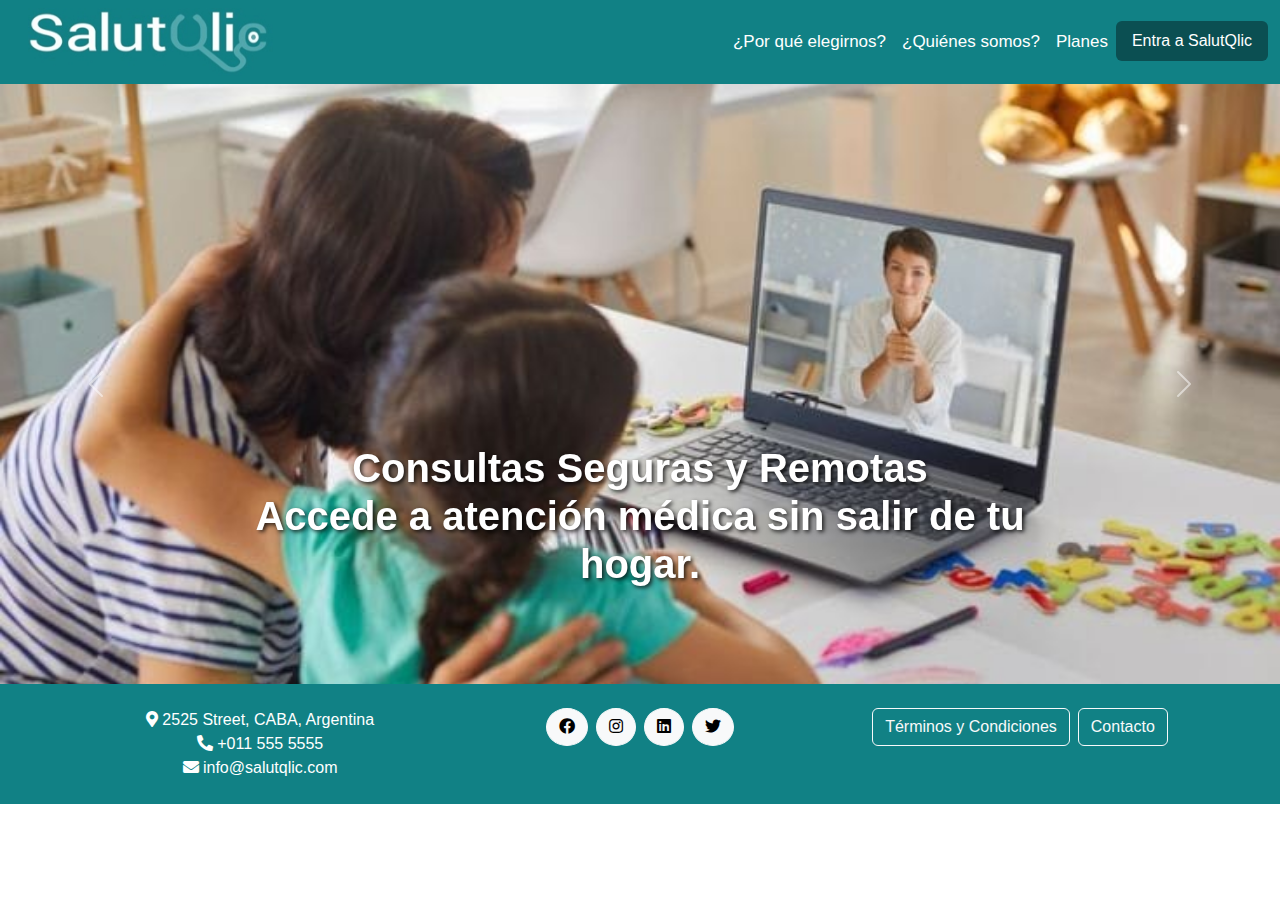
<file: Front/index.html>
<!DOCTYPE html>
<html data-bs-theme="light" lang="es" data-bss-forced-theme="light">

<head>
    <meta charset="utf-8">
    <meta name="viewport" content="width=device-width, initial-scale=1.0, shrink-to-fit=no">
    <title>proyecto</title>
    <link rel="stylesheet" href="assets/bootstrap/css/bootstrap.min.css">
    <link rel="stylesheet" href="assets/fonts/fontawesome-all.min.css">
    <link rel="stylesheet" href="https://cdn.jsdelivr.net/npm/bootstrap@5.3.0-alpha1/dist/css/bootstrap.min.css">
    <link rel="stylesheet" href="assets/css/styles.min.css">
</head>

<body>
    <nav class="navbar navbar-expand-lg" style="background-color:#118185;">
        <div class="container-fluid"><a class="navbar-brand text-white" href="#"></a><img src="assets/img/logo.jpg" width="245" height="68"><button data-bs-toggle="collapse" data-bs-target="#navbarNav" class="navbar-toggler" type="button" aria-controls="navbarNav" aria-expanded="false" aria-label="Toggle navigation"><span class="navbar-toggler-icon"></span></button>
            <div class="collapse navbar-collapse" id="navbarNav">
                <ul class="navbar-nav ms-auto">
                    <li class="nav-item"><a class="nav-link text-white" href="pqelegirnos.html">¿Por qué elegirnos?</a></li>
                    <li class="nav-item"><a class="nav-link text-white" href="quienessomos.html">¿Quiénes somos?</a></li>
                    <li class="nav-item"><a class="nav-link text-white" href="planes.html">Planes</a></li>
                    <li class="nav-item"><a class="btn btn-ingresar text-white" role="button" href="login-page.html">Entra a SalutQlic</a></li>
                </ul>
            </div>
        </div>
    </nav>
    <div id="carouselExample" class="carousel slide" data-bs-ride="carousel" style="height:calc(100vh - 160px);max-height:600px;">
        <div class="carousel-inner h-100">
            <div class="carousel-item active h-100"><img class="d-block w-100 h-100" src="assets/img/imagen1.jpg" alt="Imagen 1" style="object-fit:cover;">
                <div class="d-none d-md-block carousel-caption">
                    <h1 class="text-white"><strong>Consultas Seguras y Remotas</strong><br><strong>Accede a atención médica sin salir de tu hogar.</strong><br><br></h1>
                </div>
            </div>
            <div class="carousel-item h-100"><img class="d-block w-100 h-100" src="assets/img/imagen2.jpg" alt="Imagen 2" style="object-fit:cover;">
                <div class="d-none d-md-block carousel-caption">
                    <h1 class="text-white"><strong>Seguimiento de Enfermedades Crónicas</strong><br><strong>Monitorea tu salud con facilidad y sin traslados.</strong><br><br></h1>
                </div>
            </div>
            <div class="carousel-item h-100"><img class="d-block w-100 h-100" src="assets/img/imagen3.jpg" alt="Imagen 3" style="object-fit:cover;">
                <div class="d-none d-md-block carousel-caption">
                    <h1 class="text-white"><strong>Turnos Rápidos y Eficientes</strong><br><strong>Conecta con profesionales en solo minutos.</strong><br><br></h1>
                </div>
            </div>
        </div><a class="carousel-control-prev" href="#carouselExample" role="button" data-bs-slide="prev"><span class="carousel-control-prev-icon" aria-hidden="true"></span><span class="visually-hidden">Anterior</span></a><a class="carousel-control-next" href="#carouselExample" role="button" data-bs-slide="next"><span class="carousel-control-next-icon" aria-hidden="true"></span><span class="visually-hidden">Siguiente</span></a>
    </div>
    <footer class="text-center text-white py-4" style="background-color:#118185;">
        <div class="container">
            <div class="row">
                <div class="col-md-4">
                    <p class="mb-0"><i class="fas fa-map-marker-alt"></i> 2525 Street, CABA, Argentina</p>
                    <p class="mb-0"><i class="fas fa-phone-alt"></i> +011 555 5555</p>
                    <p class="mb-0"><i class="fas fa-envelope"></i> info@salutqlic.com</p>
                </div>
                <div class="col-md-4"><a class="btn btn-light rounded-circle mx-1" role="button" href="#"><i class="fab fa-facebook"></i></a><a class="btn btn-light rounded-circle mx-1" role="button" href="#"><i class="fab fa-instagram"></i></a><a class="btn btn-light rounded-circle mx-1" role="button" href="#"><i class="fab fa-linkedin"></i></a><a class="btn btn-light rounded-circle mx-1" role="button" href="#"><i class="fab fa-twitter"></i></a></div>
                <div class="col-md-4"><a class="btn btn-outline-light mx-1" role="button" href="#">Términos y Condiciones</a><a class="btn btn-outline-light mx-1" role="button" href="#">Contacto</a></div>
            </div>
        </div>
    </footer>
    <script src="assets/bootstrap/js/bootstrap.min.js"></script>
    <script src="https://cdn.jsdelivr.net/npm/bootstrap@5.3.0-alpha1/dist/js/bootstrap.bundle.min.js"></script>
    <script src="assets/js/script.min.js"></script>
</body>

</html>
</file>
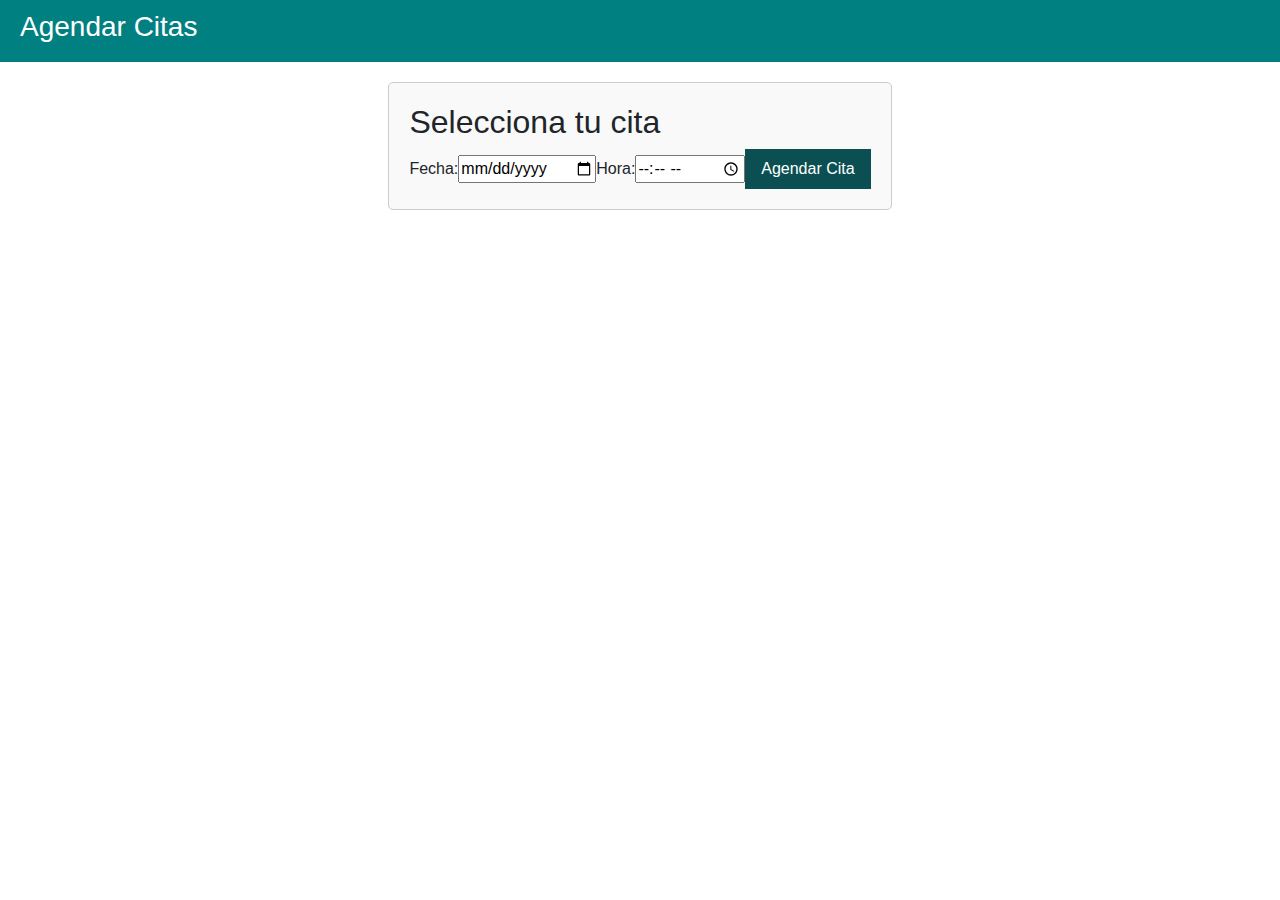
<file: Front/citas.html>
<!DOCTYPE html>
<html data-bs-theme="light" lang="es">

<head>
    <meta charset="utf-8">
    <meta name="viewport" content="width=device-width, initial-scale=1.0, shrink-to-fit=no">
    <title>Agendar Citas</title>
    <link rel="stylesheet" href="assets/bootstrap/css/bootstrap.min.css">
    <link rel="stylesheet" href="https://cdn.jsdelivr.net/npm/bootstrap@5.3.0-alpha1/dist/css/bootstrap.min.css">
    <link rel="stylesheet" href="assets/css/styles.min.css">
</head>

<body>
    <header class="header">
        <h3>Agendar Citas</h3>
    </header>
    <main class="main-container">
        <div class="form-container">
            <h2>Selecciona tu cita</h2>
            <form id="appointmentForm"><label class="form-label" for="date">Fecha:</label><input type="date" id="date" required=""><label class="form-label" for="time">Hora:</label><input type="time" id="time" required=""><button type="submit" class="btn-ingresar">Agendar Cita</button></form>
            <div id="confirmationMessage"></div>
        </div>
    </main>
    <script src="assets/bootstrap/js/bootstrap.min.js"></script>
    <script src="https://cdn.jsdelivr.net/npm/bootstrap@5.3.0-alpha1/dist/js/bootstrap.bundle.min.js"></script>
    <script src="assets/js/script.min.js"></script>
</body>

</html>
</file>
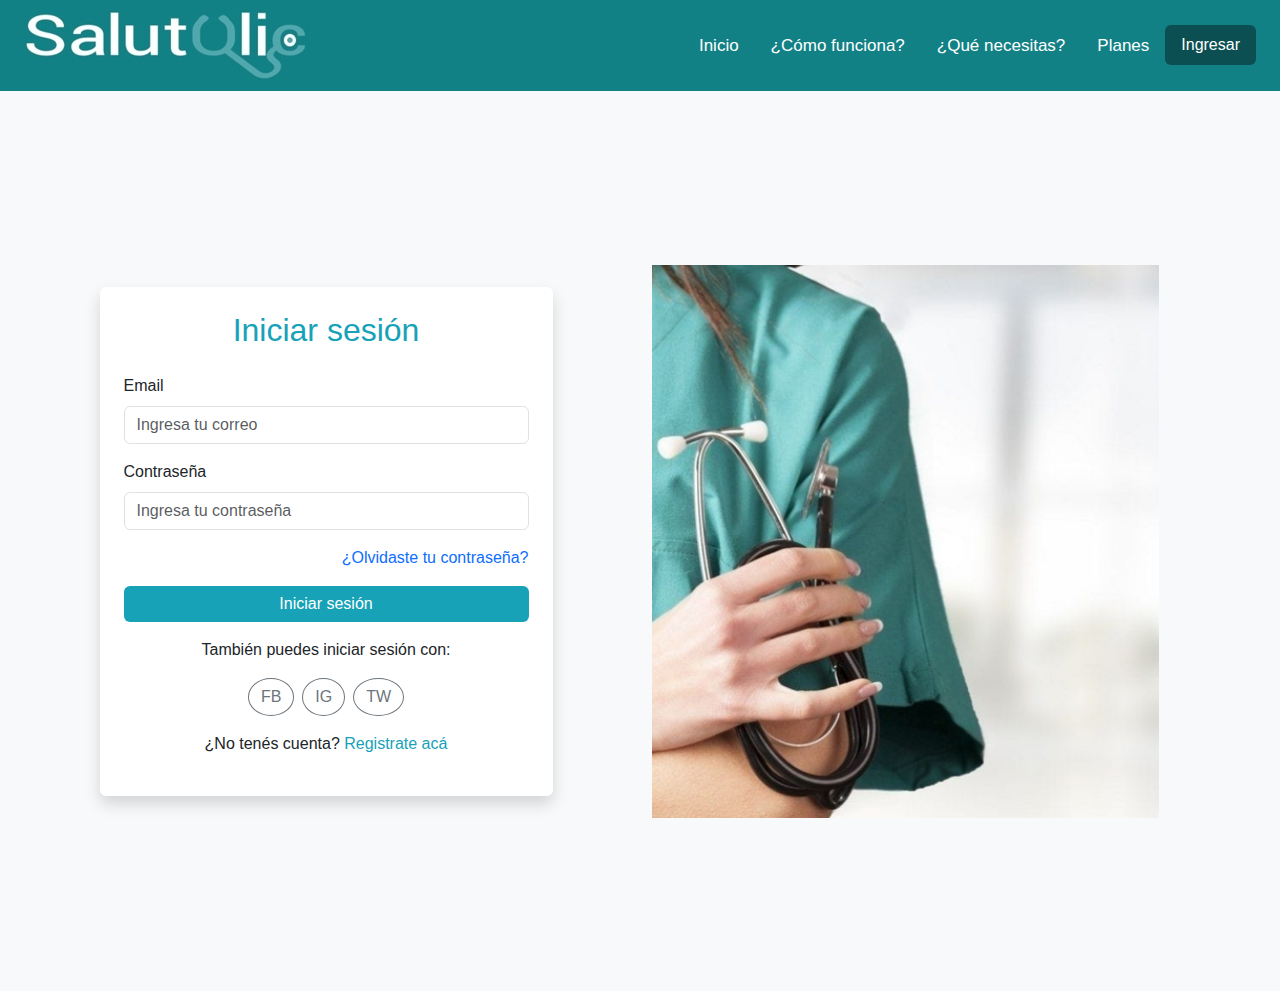
<file: Front/login-page.html>
<!DOCTYPE html>
<html data-bs-theme="light" lang="es" data-bss-forced-theme="light">

<head>
    <meta charset="utf-8">
    <meta name="viewport" content="width=device-width, initial-scale=1.0, shrink-to-fit=no">
    <title>Header Modificado</title>
    <link rel="stylesheet" href="assets/bootstrap/css/bootstrap.min.css">
    <link rel="stylesheet" href="https://cdn.jsdelivr.net/npm/bootstrap@5.3.0-alpha1/dist/css/bootstrap.min.css">
    <link rel="stylesheet" href="assets/css/styles.min.css">
</head>

<body>
    <nav class="navbar navbar-expand-lg navbar-custom px-4"><a class="navbar-brand" href="#"><img src="assets/img/logo.jpg" alt="Logo"></a><button class="navbar-toggler" data-bs-toggle="collapse" type="button" data-bs-target="#navbarNav" aria-controls="navbarNav" aria-expanded="false" aria-label="Toggle navigation"><span class="navbar-toggler-icon"></span></button>
        <div class="collapse navbar-collapse" id="navbarNav">
            <ul class="nav ms-auto">
                <li class="nav-item"><a class="nav-link" href="index.html">Inicio</a></li>
                <li class="nav-item"><a class="nav-link" href="como-funciona.html">¿Cómo funciona?</a></li>
                <li class="nav-item"><a class="nav-link" href="que-necesitas.html">¿Qué necesitas?</a></li>
                <li class="nav-item"><a class="nav-link" href="planes.html">Planes</a></li>
                <li class="nav-item"><a class="btn btn-ingresar text-white" role="button" href="login-page.html">Ingresar</a></li>
            </ul>
        </div>
    </nav>
    <div class="container-fluid bg-light d-flex justify-content-center align-items-center vh-100">
        <div class="row w-100">
            <div class="col-md-6 d-flex justify-content-center align-items-center">
                <form class="bg-white shadow w-75 p-4 rounded">
                    <h2 class="text-center text-teal mb-4">Iniciar sesión</h2>
                    <div class="mb-3"><label class="form-label form-label form-label form-label" for="email">Email</label><input class="form-control form-control form-control form-control" type="email" id="email" placeholder="Ingresa tu correo" required=""></div>
                    <div class="mb-3"><label class="form-label form-label form-label form-label" for="password">Contraseña</label><input class="form-control form-control form-control form-control" type="password" id="password" placeholder="Ingresa tu contraseña" required=""></div>
                    <div class="text-end mb-3"><a href="recuperar-contrasena.html" class="text-decoration-none">¿Olvidaste tu contraseña?</a></div><button class="btn btn-teal w-100 mb-3" type="button" id="loginButton">Iniciar sesión</button>
                    <p class="text-center">También puedes iniciar sesión con:</p>
                    <div class="d-flex justify-content-center gap-2">
                        <div class="btn btn-outline-secondary rounded-circle"><span>FB</span></div>
                        <div class="btn btn-outline-secondary rounded-circle"><span>IG</span></div>
                        <div class="btn btn-outline-secondary rounded-circle"><span>TW</span></div>
                    </div>
                    <div class="text-center mt-3">
                        <p>¿No tenés cuenta? <a href="registro.html" class="text-teal text-decoration-none">Registrate acá</a></p>
                    </div>
                </form>
            </div>
            <div class="col"><img src="assets/img/login.jpg" width="507" height="553"></div>
        </div>
    </div><script>
    document.getElementById('loginButton').addEventListener('click', async () => {
        const email = document.getElementById('email').value;
        const password = document.getElementById('password').value;

        // Validar credenciales específicas
        if (email === 'demo@demo' && password === 'demo') {
            // Redirigir a citas.html
            window.location.href = 'cita/citas.html';
            return; // Evitar seguir con el código
        }

        if (email === 'admin@com' && password === 'admin') {
            // Redirigir a administrador.html
            window.location.href = 'admin/administrador.html';
            return; // Evitar seguir con el código
        }

        // Si no son credenciales específicas, realizar la solicitud al backend
        try {
            const response = await fetch('http://localhost:8081/api/users/login', {
                method: 'POST',
                headers: {
                    'Content-Type': 'application/json',
                },
                body: JSON.stringify({ email, password }),
            });

            if (!response.ok) {
                throw new Error('Error en el inicio de sesión. Verifica tus credenciales.');
            }

            const data = await response.json();
            alert('Inicio de sesión exitoso');
            console.log(data);
        } catch (error) {
            console.error('Error:', error);
            alert(error.message);
        }
    });
</script><style>
    .bg-teal { background-color: #17a2b8; }
    .text-teal { color: #17a2b8; }
    .btn-teal { background-color: #17a2b8; color: white; border: none; }
    .btn-teal:hover { background-color: #138496; }
</style>
    <script src="assets/bootstrap/js/bootstrap.min.js"></script>
    <script src="https://cdn.jsdelivr.net/npm/bootstrap@5.3.0-alpha1/dist/js/bootstrap.bundle.min.js"></script>
    <script src="assets/js/script.min.js"></script>
</body>

</html>
</file>
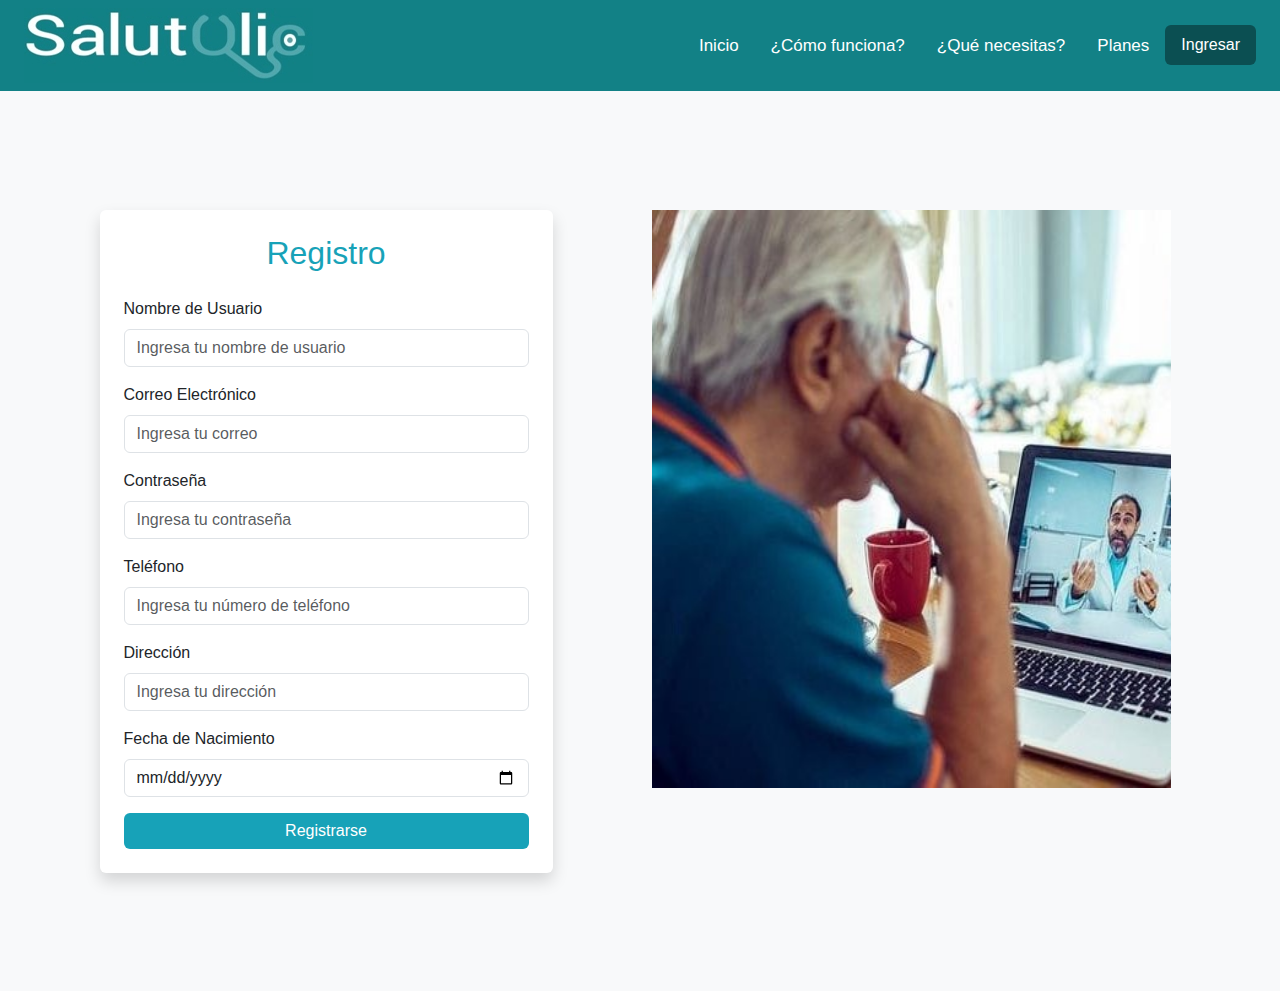
<file: Front/registro.html>
<!DOCTYPE html>
<html data-bs-theme="light" lang="es">

<head>
    <meta charset="utf-8">
    <meta name="viewport" content="width=device-width, initial-scale=1.0, shrink-to-fit=no">
    <title>Header Modificado</title>
    <link rel="stylesheet" href="assets/bootstrap/css/bootstrap.min.css">
    <link rel="stylesheet" href="https://cdn.jsdelivr.net/npm/bootstrap@5.3.0-alpha1/dist/css/bootstrap.min.css">
    <link rel="stylesheet" href="assets/css/styles.min.css">
</head>

<body>
    <nav class="navbar navbar-expand-lg navbar-custom px-4"><a class="navbar-brand" href="#"><img src="assets/img/logo.jpg" alt="Logo"></a><button class="navbar-toggler" data-bs-toggle="collapse" type="button" data-bs-target="#navbarNav" aria-controls="navbarNav" aria-expanded="false" aria-label="Toggle navigation"><span class="navbar-toggler-icon"></span></button>
        <div class="collapse navbar-collapse" id="navbarNav">
            <ul class="nav ms-auto">
                <li class="nav-item"><a class="nav-link" href="index.html">Inicio</a></li>
                <li class="nav-item"><a class="nav-link" href="como-funciona.html">¿Cómo funciona?</a></li>
                <li class="nav-item"><a class="nav-link" href="que-necesitas.html">¿Qué necesitas?</a></li>
                <li class="nav-item"><a class="nav-link" href="planes.html">Planes</a></li>
                <li class="nav-item"><a class="btn btn-ingresar text-white" role="button" href="login-page.html">Ingresar</a></li>
            </ul>
        </div>
    </nav>
    <div class="container-fluid bg-light d-flex justify-content-center align-items-center vh-100">
        <div class="row w-100">
            <div class="col-md-6 d-flex justify-content-center align-items-center">
                <form class="bg-white shadow w-75 p-4 rounded">
                    <h2 class="text-center text-teal mb-4">Registro</h2>
                    <div class="mb-3"><label class="form-label form-label" for="userName">Nombre de Usuario</label><input class="form-control form-control" type="text" id="userName" placeholder="Ingresa tu nombre de usuario" required=""></div>
                    <div class="mb-3"><label class="form-label form-label" for="email">Correo Electrónico</label><input class="form-control form-control" type="email" id="email" placeholder="Ingresa tu correo" required=""></div>
                    <div class="mb-3"><label class="form-label form-label" for="password">Contraseña</label><input class="form-control form-control" type="password" id="password" placeholder="Ingresa tu contraseña" required=""></div>
                    <div class="mb-3"><label class="form-label form-label" for="phone">Teléfono</label><input class="form-control form-control" type="text" id="phone" placeholder="Ingresa tu número de teléfono" required=""></div>
                    <div class="mb-3"><label class="form-label form-label" for="address">Dirección</label><input class="form-control form-control" type="text" id="address" placeholder="Ingresa tu dirección" required=""></div>
                    <div class="mb-3"><label class="form-label form-label" for="birthDate">Fecha de Nacimiento</label><input class="form-control form-control" type="date" id="birthDate" required=""></div><button class="btn btn-teal w-100" type="button" id="registerButton">Registrarse</button>
                </form>
            </div>
            <div class="col"><img src="assets/img/register.jpeg" width="519" height="578"></div>
        </div>
    </div><script>
        document.getElementById('registerButton').addEventListener('click', async () => {
            const userName = document.getElementById('userName').value;
            const email = document.getElementById('email').value;
            const password = document.getElementById('password').value;
            const phone = document.getElementById('phone').value;
            const address = document.getElementById('address').value;
            const birthDate = document.getElementById('birthDate').value;

            try {
                const response = await fetch('http://localhost:8081/api/users/register', {
                    method: 'POST',
                    headers: {
                        'Content-Type': 'application/json',
                    },
                    body: JSON.stringify({
                        userName,
                        email,
                        password,
                        phone,
                        address,
                        birthDate,
                        paidStatus: false
                    }),
                });

                if (!response.ok) {
                    throw new Error('Error al registrar. Verifica los datos.');
                }

                const data = await response.json();
                alert('Registro exitoso');
                console.log(data);
            } catch (error) {
                alert(error.message);
            }
        });
    </script><style>
    .bg-teal { background-color: #17a2b8; }
    .text-teal { color: #17a2b8; }
    .btn-teal { background-color: #17a2b8; color: white; border: none; }
    .btn-teal:hover { background-color: #138496; }
</style>
    <script src="assets/bootstrap/js/bootstrap.min.js"></script>
    <script src="https://cdn.jsdelivr.net/npm/bootstrap@5.3.0-alpha1/dist/js/bootstrap.bundle.min.js"></script>
    <script src="assets/js/script.min.js"></script>
</body>

</html>
</file>
<file: Front/assets/css/styles.min.css>
:root,[data-bs-theme=light]{--bs-blue:#0d6efd;--bs-indigo:#6610f2;--bs-purple:#6f42c1;--bs-pink:#d63384;--bs-red:#dc3545;--bs-orange:#fd7e14;--bs-yellow:#ffc107;--bs-green:#198754;--bs-teal:#20c997;--bs-cyan:#0dcaf0;--bs-black:#000;--bs-white:#fff;--bs-gray:#6c757d;--bs-gray-dark:#343a40;--bs-gray-100:#f8f9fa;--bs-gray-200:#e9ecef;--bs-gray-300:#dee2e6;--bs-gray-400:#ced4da;--bs-gray-500:#adb5bd;--bs-gray-600:#6c757d;--bs-gray-700:#495057;--bs-gray-800:#343a40;--bs-gray-900:#212529;--bs-primary:#0d6efd;--bs-secondary:#6c757d;--bs-success:#198754;--bs-info:#0dcaf0;--bs-warning:#ffc107;--bs-danger:#dc3545;--bs-light:#f8f9fa;--bs-dark:#212529;--bs-primary-rgb:13,110,253;--bs-secondary-rgb:108,117,125;--bs-success-rgb:25,135,84;--bs-info-rgb:13,202,240;--bs-warning-rgb:255,193,7;--bs-danger-rgb:220,53,69;--bs-light-rgb:248,249,250;--bs-dark-rgb:33,37,41;--bs-primary-text-emphasis:#052c65;--bs-secondary-text-emphasis:#2b2f32;--bs-success-text-emphasis:#0a3622;--bs-info-text-emphasis:#055160;--bs-warning-text-emphasis:#664d03;--bs-danger-text-emphasis:#58151c;--bs-light-text-emphasis:#495057;--bs-dark-text-emphasis:#495057;--bs-primary-bg-subtle:#cfe2ff;--bs-secondary-bg-subtle:#e2e3e5;--bs-success-bg-subtle:#d1e7dd;--bs-info-bg-subtle:#cff4fc;--bs-warning-bg-subtle:#fff3cd;--bs-danger-bg-subtle:#f8d7da;--bs-light-bg-subtle:#fcfcfd;--bs-dark-bg-subtle:#ced4da;--bs-primary-border-subtle:#9ec5fe;--bs-secondary-border-subtle:#c4c8cb;--bs-success-border-subtle:#a3cfbb;--bs-info-border-subtle:#9eeaf9;--bs-warning-border-subtle:#ffe69c;--bs-danger-border-subtle:#f1aeb5;--bs-light-border-subtle:#e9ecef;--bs-dark-border-subtle:#adb5bd;--bs-white-rgb:255,255,255;--bs-black-rgb:0,0,0;--bs-font-sans-serif:system-ui,-apple-system,"Segoe UI",Roboto,"Helvetica Neue","Noto Sans","Liberation Sans",Arial,sans-serif,"Apple Color Emoji","Segoe UI Emoji","Segoe UI Symbol","Noto Color Emoji";--bs-font-monospace:SFMono-Regular,Menlo,Monaco,Consolas,"Liberation Mono","Courier New",monospace;--bs-gradient:linear-gradient(180deg, rgba(255, 255, 255, 0.15), rgba(255, 255, 255, 0));--bs-body-font-family:var(--bs-font-sans-serif);--bs-body-font-size:1rem;--bs-body-font-weight:400;--bs-body-line-height:1.5;--bs-body-color:#212529;--bs-body-color-rgb:33,37,41;--bs-body-bg:#fff;--bs-body-bg-rgb:255,255,255;--bs-emphasis-color:#000;--bs-emphasis-color-rgb:0,0,0;--bs-secondary-color:rgba(33, 37, 41, 0.75);--bs-secondary-color-rgb:33,37,41;--bs-secondary-bg:#e9ecef;--bs-secondary-bg-rgb:233,236,239;--bs-tertiary-color:rgba(33, 37, 41, 0.5);--bs-tertiary-color-rgb:33,37,41;--bs-tertiary-bg:#f8f9fa;--bs-tertiary-bg-rgb:248,249,250;--bs-heading-color:inherit;--bs-link-color:#0d6efd;--bs-link-color-rgb:13,110,253;--bs-link-decoration:underline;--bs-link-hover-color:#0a58ca;--bs-link-hover-color-rgb:10,88,202;--bs-code-color:#d63384;--bs-highlight-bg:#fff3cd;--bs-border-width:1px;--bs-border-style:solid;--bs-border-color:#dee2e6;--bs-border-color-translucent:rgba(0, 0, 0, 0.175);--bs-border-radius:0.375rem;--bs-border-radius-sm:0.25rem;--bs-border-radius-lg:0.5rem;--bs-border-radius-xl:1rem;--bs-border-radius-xxl:2rem;--bs-border-radius-2xl:var(--bs-border-radius-xxl);--bs-border-radius-pill:50rem;--bs-box-shadow:0 0.5rem 1rem rgba(0, 0, 0, 0.15);--bs-box-shadow-sm:0 0.125rem 0.25rem rgba(0, 0, 0, 0.075);--bs-box-shadow-lg:0 1rem 3rem rgba(0, 0, 0, 0.175);--bs-box-shadow-inset:inset 0 1px 2px rgba(0, 0, 0, 0.075);--bs-focus-ring-width:0.25rem;--bs-focus-ring-opacity:0.25;--bs-focus-ring-color:rgba(13, 110, 253, 0.25);--bs-form-valid-color:#198754;--bs-form-valid-border-color:#198754;--bs-form-invalid-color:#dc3545;--bs-form-invalid-border-color:#dc3545}[data-bs-theme=dark]{color-scheme:dark;--bs-body-color:#dee2e6;--bs-body-color-rgb:222,226,230;--bs-body-bg:#212529;--bs-body-bg-rgb:33,37,41;--bs-emphasis-color:#fff;--bs-emphasis-color-rgb:255,255,255;--bs-secondary-color:rgba(222, 226, 230, 0.75);--bs-secondary-color-rgb:222,226,230;--bs-secondary-bg:#343a40;--bs-secondary-bg-rgb:52,58,64;--bs-tertiary-color:rgba(222, 226, 230, 0.5);--bs-tertiary-color-rgb:222,226,230;--bs-tertiary-bg:#2b3035;--bs-tertiary-bg-rgb:43,48,53;--bs-primary-text-emphasis:#6ea8fe;--bs-secondary-text-emphasis:#a7acb1;--bs-success-text-emphasis:#75b798;--bs-info-text-emphasis:#6edff6;--bs-warning-text-emphasis:#ffda6a;--bs-danger-text-emphasis:#ea868f;--bs-light-text-emphasis:#f8f9fa;--bs-dark-text-emphasis:#dee2e6;--bs-primary-bg-subtle:#031633;--bs-secondary-bg-subtle:#161719;--bs-success-bg-subtle:#051b11;--bs-info-bg-subtle:#032830;--bs-warning-bg-subtle:#332701;--bs-danger-bg-subtle:#2c0b0e;--bs-light-bg-subtle:#343a40;--bs-dark-bg-subtle:#1a1d20;--bs-primary-border-subtle:#084298;--bs-secondary-border-subtle:#41464b;--bs-success-border-subtle:#0f5132;--bs-info-border-subtle:#087990;--bs-warning-border-subtle:#997404;--bs-danger-border-subtle:#842029;--bs-light-border-subtle:#495057;--bs-dark-border-subtle:#343a40;--bs-heading-color:inherit;--bs-link-color:#6ea8fe;--bs-link-hover-color:#8bb9fe;--bs-link-color-rgb:110,168,254;--bs-link-hover-color-rgb:139,185,254;--bs-code-color:#e685b5;--bs-border-color:#495057;--bs-border-color-translucent:rgba(255, 255, 255, 0.15);--bs-form-valid-color:#75b798;--bs-form-valid-border-color:#75b798;--bs-form-invalid-color:#ea868f;--bs-form-invalid-border-color:#ea868f}*,::after,::before{box-sizing:border-box}@media (prefers-reduced-motion:no-preference){:root{scroll-behavior:smooth}}body{font-family:var(--bs-body-font-family);font-size:var(--bs-body-font-size);font-weight:var(--bs-body-font-weight);line-height:var(--bs-body-line-height);color:var(--bs-body-color);text-align:var(--bs-body-text-align);background-color:var(--bs-body-bg);-webkit-text-size-adjust:100%;-webkit-tap-highlight-color:transparent}hr{margin:1rem 0;color:inherit;border:0;border-top:var(--bs-border-width) solid;opacity:.25}.h1,.h2,.h3,.h4,.h5,.h6,h1,h2,h3,h4,h5,h6{margin-top:0;margin-bottom:.5rem;font-weight:500;line-height:1.2;color:var(--bs-heading-color)}.h1,h1{font-size:calc(1.375rem + 1.5vw)}.h2,h2{font-size:calc(1.325rem + .9vw)}.h3,h3{font-size:calc(1.3rem + .6vw)}.h4,h4{font-size:calc(1.275rem + .3vw)}.h5,h5{font-size:1.25rem}.h6,h6{font-size:1rem}dl,ol,p,ul{margin-top:0;margin-bottom:1rem}abbr[title]{-webkit-text-decoration:underline dotted;text-decoration:underline dotted;cursor:help;-webkit-text-decoration-skip-ink:none;text-decoration-skip-ink:none}address{margin-bottom:1rem;font-style:normal;line-height:inherit}ol,ul{padding-left:2rem}.accordion-header,.blockquote>:last-child,.card-text:last-child,ol ol,ol ul,ul ol,ul ul{margin-bottom:0}dt{font-weight:700}dd{margin-bottom:.5rem;margin-left:0}blockquote,figure{margin:0 0 1rem}b,strong{font-weight:bolder}.small,small{font-size:.875em}.mark,mark{padding:.1875em;background-color:var(--bs-highlight-bg)}sub,sup{position:relative;font-size:.75em;line-height:0;vertical-align:baseline}sub{bottom:-.25em}sup{top:-.5em}a{color:rgba(var(--bs-link-color-rgb),var(--bs-link-opacity,1));text-decoration:underline}a:hover{--bs-link-color-rgb:var(--bs-link-hover-color-rgb)}a:not([href]):not([class]),a:not([href]):not([class]):hover{color:inherit;text-decoration:none}code,kbd,pre,samp{font-family:var(--bs-font-monospace);font-size:1em}pre{display:block;margin-top:0;margin-bottom:1rem;overflow:auto;font-size:.875em}pre code{font-size:inherit;color:inherit;word-break:normal}code{font-size:.875em;color:var(--bs-code-color);word-wrap:break-word}.alert-heading,a>code{color:inherit}kbd{padding:.1875rem .375rem;font-size:.875em;color:var(--bs-body-bg);background-color:var(--bs-body-color);border-radius:.25rem}kbd kbd{padding:0;font-size:1em}img,svg{vertical-align:middle}table{caption-side:bottom;border-collapse:collapse}caption{padding-top:.5rem;padding-bottom:.5rem;color:var(--bs-secondary-color);text-align:left}th{text-align:inherit;text-align:-webkit-match-parent}tbody,td,tfoot,th,thead,tr{border:0 solid;border-color:inherit}.figure,.list-inline-item,label,output{display:inline-block}.accordion-flush .accordion-item .accordion-button,.accordion-flush .accordion-item .accordion-button.collapsed,.list-group-flush,.modal-fullscreen .modal-footer,.modal-fullscreen .modal-header,button{border-radius:0}.form-control-plaintext:focus,.form-range:focus,button:focus:not(:focus-visible){outline:0}button,input,optgroup,select,textarea{margin:0;font-family:inherit;font-size:inherit;line-height:inherit}button,select{text-transform:none}.form-control-color:not(:disabled):not([readonly]),.form-control[type=file]:not(:disabled):not([readonly]),[role=button],[type=button]:not(:disabled),[type=reset]:not(:disabled),[type=submit]:not(:disabled),button:not(:disabled){cursor:pointer}select{word-wrap:normal}.carousel-indicators .active,select:disabled{opacity:1}[list]:not([type=date]):not([type=datetime-local]):not([type=month]):not([type=week]):not([type=time])::-webkit-calendar-picker-indicator{display:none!important}[type=button],[type=reset],[type=submit],button{-webkit-appearance:button}::-moz-focus-inner{padding:0;border-style:none}textarea{resize:vertical}fieldset{min-width:0;padding:0;margin:0;border:0}legend{float:left;width:100%;padding:0;margin-bottom:.5rem;font-size:calc(1.275rem + .3vw);line-height:inherit}legend+*{clear:left}::-webkit-datetime-edit-day-field,::-webkit-datetime-edit-fields-wrapper,::-webkit-datetime-edit-hour-field,::-webkit-datetime-edit-minute,::-webkit-datetime-edit-month-field,::-webkit-datetime-edit-text,::-webkit-datetime-edit-year-field{padding:0}::-webkit-inner-spin-button{height:auto}[type=search]{-webkit-appearance:textfield;outline-offset:-2px}::-webkit-search-decoration{-webkit-appearance:none}::-webkit-color-swatch-wrapper{padding:0}::-webkit-file-upload-button{font:inherit;-webkit-appearance:button}::file-selector-button{font:inherit;-webkit-appearance:button}iframe{border:0}summary{display:list-item;cursor:pointer}progress{vertical-align:baseline}.d-none,[hidden]{display:none!important}.lead{font-size:1.25rem;font-weight:300}.display-1{font-size:calc(1.625rem + 4.5vw);font-weight:300;line-height:1.2}.display-2{font-size:calc(1.575rem + 3.9vw);font-weight:300;line-height:1.2}.display-3{font-size:calc(1.525rem + 3.3vw);font-weight:300;line-height:1.2}.display-4{font-size:calc(1.475rem + 2.7vw);font-weight:300;line-height:1.2}.display-5{font-size:calc(1.425rem + 2.1vw);font-weight:300;line-height:1.2}.display-6{font-size:calc(1.375rem + 1.5vw);font-weight:300;line-height:1.2}.list-inline,.list-unstyled{padding-left:0;list-style:none}.list-inline-item:not(:last-child){margin-right:.5rem}.initialism{font-size:.875em;text-transform:uppercase}.blockquote{margin-bottom:1rem;font-size:1.25rem}.blockquote-footer{margin-top:-1rem;margin-bottom:1rem;font-size:.875em;color:#6c757d}.blockquote-footer::before{content:"— "}.img-fluid{max-width:100%;height:auto}.img-thumbnail{padding:.25rem;background-color:var(--bs-body-bg);border:var(--bs-border-width) solid var(--bs-border-color);border-radius:var(--bs-border-radius);max-width:100%;height:auto}.figure-img{margin-bottom:.5rem;line-height:1}.figure-caption{font-size:.875em;color:var(--bs-secondary-color)}.container,.container-fluid,.container-lg,.container-md,.container-sm,.container-xl,.container-xxl{--bs-gutter-x:1.5rem;--bs-gutter-y:0;width:100%;padding-right:calc(var(--bs-gutter-x) * .5);padding-left:calc(var(--bs-gutter-x) * .5);margin-right:auto;margin-left:auto}@media (min-width:576px){.container,.container-sm{max-width:540px}.col-sm{flex:1 0 0%}}@media (min-width:768px){.container,.container-md,.container-sm{max-width:720px}.col-md{flex:1 0 0%}}@media (min-width:992px){.container,.container-lg,.container-md,.container-sm{max-width:960px}.col-lg{flex:1 0 0%}}@media (min-width:1200px){.display-6,.h1,h1{font-size:2.5rem}.h2,h2{font-size:2rem}.h3,h3{font-size:1.75rem}.h4,h4,legend{font-size:1.5rem}.display-1{font-size:5rem}.display-2{font-size:4.5rem}.display-3{font-size:4rem}.display-4{font-size:3.5rem}.display-5{font-size:3rem}.container,.container-lg,.container-md,.container-sm,.container-xl{max-width:1140px}.col-xl{flex:1 0 0%}}:root{--bs-breakpoint-xs:0;--bs-breakpoint-sm:576px;--bs-breakpoint-md:768px;--bs-breakpoint-lg:992px;--bs-breakpoint-xl:1200px;--bs-breakpoint-xxl:1400px}.row{--bs-gutter-x:1.5rem;--bs-gutter-y:0;display:flex;flex-wrap:wrap;margin-top:calc(-1 * var(--bs-gutter-y));margin-right:calc(-.5 * var(--bs-gutter-x));margin-left:calc(-.5 * var(--bs-gutter-x))}.row>*{flex-shrink:0;width:100%;max-width:100%;padding-right:calc(var(--bs-gutter-x) * .5);padding-left:calc(var(--bs-gutter-x) * .5);margin-top:var(--bs-gutter-y)}.col{flex:1 0 0%}.col-auto,.row-cols-auto>*{flex:0 0 auto;width:auto}.col-12,.row-cols-1>*{flex:0 0 auto;width:100%}.col-6,.row-cols-2>*{flex:0 0 auto;width:50%}.row-cols-3>*{flex:0 0 auto;width:33.3333333333%}.col-3,.row-cols-4>*{flex:0 0 auto;width:25%}.row-cols-5>*{flex:0 0 auto;width:20%}.row-cols-6>*{flex:0 0 auto;width:16.6666666667%}.col-1{flex:0 0 auto;width:8.33333333%}.col-2{flex:0 0 auto;width:16.66666667%}.col-4{flex:0 0 auto;width:33.33333333%}.col-5{flex:0 0 auto;width:41.66666667%}.col-7{flex:0 0 auto;width:58.33333333%}.col-8{flex:0 0 auto;width:66.66666667%}.col-9{flex:0 0 auto;width:75%}.col-10{flex:0 0 auto;width:83.33333333%}.col-11{flex:0 0 auto;width:91.66666667%}.offset-1{margin-left:8.33333333%}.offset-2{margin-left:16.66666667%}.offset-3{margin-left:25%}.offset-4{margin-left:33.33333333%}.offset-5{margin-left:41.66666667%}.offset-6{margin-left:50%}.offset-7{margin-left:58.33333333%}.offset-8{margin-left:66.66666667%}.offset-9{margin-left:75%}.offset-10{margin-left:83.33333333%}.offset-11{margin-left:91.66666667%}.g-0,.gx-0{--bs-gutter-x:0}.g-0,.gy-0{--bs-gutter-y:0}.g-1,.gx-1{--bs-gutter-x:0.25rem}.g-1,.gy-1{--bs-gutter-y:0.25rem}.g-2,.gx-2{--bs-gutter-x:0.5rem}.g-2,.gy-2{--bs-gutter-y:0.5rem}.g-3,.gx-3{--bs-gutter-x:1rem}.g-3,.gy-3{--bs-gutter-y:1rem}.g-4,.gx-4{--bs-gutter-x:1.5rem}.g-4,.gy-4{--bs-gutter-y:1.5rem}.g-5,.gx-5{--bs-gutter-x:3rem}.g-5,.gy-5{--bs-gutter-y:3rem}.table{--bs-table-color-type:initial;--bs-table-bg-type:initial;--bs-table-color-state:initial;--bs-table-bg-state:initial;--bs-table-color:var(--bs-body-color);--bs-table-bg:var(--bs-body-bg);--bs-table-border-color:var(--bs-border-color);--bs-table-accent-bg:transparent;--bs-table-striped-color:var(--bs-body-color);--bs-table-striped-bg:rgba(0, 0, 0, 0.05);--bs-table-active-color:var(--bs-body-color);--bs-table-active-bg:rgba(0, 0, 0, 0.1);--bs-table-hover-color:var(--bs-body-color);--bs-table-hover-bg:rgba(0, 0, 0, 0.075);width:100%;margin-bottom:1rem;vertical-align:top;border-color:var(--bs-table-border-color)}.table>:not(caption)>*>*{padding:.5rem;color:var(--bs-table-color-state,var(--bs-table-color-type,var(--bs-table-color)));background-color:var(--bs-table-bg);border-bottom-width:var(--bs-border-width);box-shadow:inset 0 0 0 9999px var(--bs-table-bg-state,var(--bs-table-bg-type,var(--bs-table-accent-bg)))}.table>tbody{vertical-align:inherit}.table>thead{vertical-align:bottom}.table-group-divider{border-top:calc(var(--bs-border-width) * 2) solid currentcolor}.caption-top{caption-side:top}.table-sm>:not(caption)>*>*{padding:.25rem}.form-floating>.form-control-plaintext~label,.table-bordered>:not(caption)>*{border-width:var(--bs-border-width) 0}.table-bordered>:not(caption)>*>*{border-width:0 var(--bs-border-width)}.list-group-flush>.list-group-item:last-child,.table-borderless>:not(caption)>*>*{border-bottom-width:0}.list-group-item+.list-group-item,.table-borderless>:not(:first-child){border-top-width:0}.table-striped-columns>:not(caption)>tr>:nth-child(2n),.table-striped>tbody>tr:nth-of-type(odd)>*{--bs-table-color-type:var(--bs-table-striped-color);--bs-table-bg-type:var(--bs-table-striped-bg)}.table-active{--bs-table-color-state:var(--bs-table-active-color);--bs-table-bg-state:var(--bs-table-active-bg)}.table-hover>tbody>tr:hover>*{--bs-table-color-state:var(--bs-table-hover-color);--bs-table-bg-state:var(--bs-table-hover-bg)}.table-primary{--bs-table-color:#000;--bs-table-bg:#cfe2ff;--bs-table-border-color:#bacbe6;--bs-table-striped-bg:#c5d7f2;--bs-table-striped-color:#000;--bs-table-active-bg:#bacbe6;--bs-table-active-color:#000;--bs-table-hover-bg:#bfd1ec;--bs-table-hover-color:#000;color:var(--bs-table-color);border-color:var(--bs-table-border-color)}.table-secondary{--bs-table-color:#000;--bs-table-bg:#e2e3e5;--bs-table-border-color:#cbccce;--bs-table-striped-bg:#d7d8da;--bs-table-striped-color:#000;--bs-table-active-bg:#cbccce;--bs-table-active-color:#000;--bs-table-hover-bg:#d1d2d4;--bs-table-hover-color:#000;color:var(--bs-table-color);border-color:var(--bs-table-border-color)}.table-success{--bs-table-color:#000;--bs-table-bg:#d1e7dd;--bs-table-border-color:#bcd0c7;--bs-table-striped-bg:#c7dbd2;--bs-table-striped-color:#000;--bs-table-active-bg:#bcd0c7;--bs-table-active-color:#000;--bs-table-hover-bg:#c1d6cc;--bs-table-hover-color:#000;color:var(--bs-table-color);border-color:var(--bs-table-border-color)}.table-info{--bs-table-color:#000;--bs-table-bg:#cff4fc;--bs-table-border-color:#badce3;--bs-table-striped-bg:#c5e8ef;--bs-table-striped-color:#000;--bs-table-active-bg:#badce3;--bs-table-active-color:#000;--bs-table-hover-bg:#bfe2e9;--bs-table-hover-color:#000;color:var(--bs-table-color);border-color:var(--bs-table-border-color)}.table-warning{--bs-table-color:#000;--bs-table-bg:#fff3cd;--bs-table-border-color:#e6dbb9;--bs-table-striped-bg:#f2e7c3;--bs-table-striped-color:#000;--bs-table-active-bg:#e6dbb9;--bs-table-active-color:#000;--bs-table-hover-bg:#ece1be;--bs-table-hover-color:#000;color:var(--bs-table-color);border-color:var(--bs-table-border-color)}.table-danger{--bs-table-color:#000;--bs-table-bg:#f8d7da;--bs-table-border-color:#dfc2c4;--bs-table-striped-bg:#eccccf;--bs-table-striped-color:#000;--bs-table-active-bg:#dfc2c4;--bs-table-active-color:#000;--bs-table-hover-bg:#e5c7ca;--bs-table-hover-color:#000;color:var(--bs-table-color);border-color:var(--bs-table-border-color)}.table-light{--bs-table-color:#000;--bs-table-bg:#f8f9fa;--bs-table-border-color:#dfe0e1;--bs-table-striped-bg:#ecedee;--bs-table-striped-color:#000;--bs-table-active-bg:#dfe0e1;--bs-table-active-color:#000;--bs-table-hover-bg:#e5e6e7;--bs-table-hover-color:#000;color:var(--bs-table-color);border-color:var(--bs-table-border-color)}.table-dark{--bs-table-color:#fff;--bs-table-bg:#212529;--bs-table-border-color:#373b3e;--bs-table-striped-bg:#2c3034;--bs-table-striped-color:#fff;--bs-table-active-bg:#373b3e;--bs-table-active-color:#fff;--bs-table-hover-bg:#323539;--bs-table-hover-color:#fff;color:var(--bs-table-color);border-color:var(--bs-table-border-color)}.table-responsive{overflow-x:auto;-webkit-overflow-scrolling:touch}.form-label{margin-bottom:.5rem}.col-form-label{padding-top:calc(.375rem + var(--bs-border-width));padding-bottom:calc(.375rem + var(--bs-border-width));margin-bottom:0;font-size:inherit;line-height:1.5}.col-form-label-lg{padding-top:calc(.5rem + var(--bs-border-width));padding-bottom:calc(.5rem + var(--bs-border-width));font-size:1.25rem}.col-form-label-sm{padding-top:calc(.25rem + var(--bs-border-width));padding-bottom:calc(.25rem + var(--bs-border-width));font-size:.875rem}.form-text{margin-top:.25rem;font-size:.875em;color:var(--bs-secondary-color)}.form-control{display:block;width:100%;padding:.375rem .75rem;font-size:1rem;font-weight:400;line-height:1.5;color:var(--bs-body-color);-webkit-appearance:none;-moz-appearance:none;appearance:none;background-color:var(--bs-body-bg);background-clip:padding-box;border:var(--bs-border-width) solid var(--bs-border-color);border-radius:var(--bs-border-radius);transition:border-color .15s ease-in-out,box-shadow .15s ease-in-out}.form-control[type=file]{overflow:hidden}.form-control:focus{color:var(--bs-body-color);background-color:var(--bs-body-bg);border-color:#86b7fe;outline:0;box-shadow:0 0 0 .25rem rgba(13,110,253,.25)}.form-control::-webkit-date-and-time-value{min-width:85px;height:1.5em;margin:0}.form-control::-webkit-datetime-edit{display:block;padding:0}.form-control::-moz-placeholder{color:var(--bs-secondary-color);opacity:1}.form-control::placeholder{color:var(--bs-secondary-color);opacity:1}.form-control:disabled{background-color:var(--bs-secondary-bg);opacity:1}.form-control::-webkit-file-upload-button{padding:.375rem .75rem;margin:-.375rem -.75rem;-webkit-margin-end:.75rem;margin-inline-end:.75rem;color:var(--bs-body-color);background-color:var(--bs-tertiary-bg);pointer-events:none;border:0 solid;border-inline-end-width:var(--bs-border-width);border-radius:0;-webkit-transition:color .15s ease-in-out,background-color .15s ease-in-out,border-color .15s ease-in-out,box-shadow .15s ease-in-out;transition:color .15s ease-in-out,background-color .15s ease-in-out,border-color .15s ease-in-out,box-shadow .15s ease-in-out;border-color:inherit}.form-control::file-selector-button{padding:.375rem .75rem;margin:-.375rem -.75rem;-webkit-margin-end:.75rem;margin-inline-end:.75rem;color:var(--bs-body-color);background-color:var(--bs-tertiary-bg);pointer-events:none;border:0 solid;border-inline-end-width:var(--bs-border-width);border-radius:0;transition:color .15s ease-in-out,background-color .15s ease-in-out,border-color .15s ease-in-out,box-shadow .15s ease-in-out;border-color:inherit}.form-control:hover:not(:disabled):not([readonly])::-webkit-file-upload-button{background-color:var(--bs-secondary-bg)}.form-control:hover:not(:disabled):not([readonly])::file-selector-button{background-color:var(--bs-secondary-bg)}.form-control-plaintext{display:block;width:100%;padding:.375rem 0;margin-bottom:0;line-height:1.5;color:var(--bs-body-color);background-color:transparent;border:solid transparent;border-width:var(--bs-border-width) 0}.form-control-plaintext.form-control-lg,.form-control-plaintext.form-control-sm{padding-right:0;padding-left:0}.form-control-sm{min-height:calc(1.5em + .5rem + calc(var(--bs-border-width) * 2));padding:.25rem .5rem;font-size:.875rem;border-radius:var(--bs-border-radius-sm)}.form-control-sm::-webkit-file-upload-button{padding:.25rem .5rem;margin:-.25rem -.5rem;-webkit-margin-end:.5rem;margin-inline-end:.5rem}.form-control-sm::file-selector-button{padding:.25rem .5rem;margin:-.25rem -.5rem;-webkit-margin-end:.5rem;margin-inline-end:.5rem}.form-control-lg{min-height:calc(1.5em + 1rem + calc(var(--bs-border-width) * 2));padding:.5rem 1rem;font-size:1.25rem;border-radius:var(--bs-border-radius-lg)}.form-control-lg::-webkit-file-upload-button{padding:.5rem 1rem;margin:-.5rem -1rem;-webkit-margin-end:1rem;margin-inline-end:1rem}.form-control-lg::file-selector-button{padding:.5rem 1rem;margin:-.5rem -1rem;-webkit-margin-end:1rem;margin-inline-end:1rem}textarea.form-control{min-height:calc(1.5em + .75rem + calc(var(--bs-border-width) * 2))}textarea.form-control-sm{min-height:calc(1.5em + .5rem + calc(var(--bs-border-width) * 2))}textarea.form-control-lg{min-height:calc(1.5em + 1rem + calc(var(--bs-border-width) * 2))}.form-control-color{width:3rem;height:calc(1.5em + .75rem + calc(var(--bs-border-width) * 2));padding:.375rem}.form-control-color::-moz-color-swatch{border:0!important;border-radius:var(--bs-border-radius)}.form-control-color::-webkit-color-swatch{border:0!important;border-radius:var(--bs-border-radius)}.form-control-color.form-control-sm{height:calc(1.5em + .5rem + calc(var(--bs-border-width) * 2))}.form-control-color.form-control-lg{height:calc(1.5em + 1rem + calc(var(--bs-border-width) * 2))}.form-select{--bs-form-select-bg-img:url("data:image/svg+xml,%3csvg xmlns='http://www.w3.org/2000/svg' viewBox='0 0 16 16'%3e%3cpath fill='none' stroke='%23343a40' stroke-linecap='round' stroke-linejoin='round' stroke-width='2' d='m2 5 6 6 6-6'/%3e%3c/svg%3e");display:block;width:100%;padding:.375rem 2.25rem .375rem .75rem;font-size:1rem;font-weight:400;line-height:1.5;color:var(--bs-body-color);-webkit-appearance:none;-moz-appearance:none;appearance:none;background-color:var(--bs-body-bg);background-image:var(--bs-form-select-bg-img),var(--bs-form-select-bg-icon,none);background-repeat:no-repeat;background-position:right .75rem center;background-size:16px 12px;border:var(--bs-border-width) solid var(--bs-border-color);border-radius:var(--bs-border-radius);transition:border-color .15s ease-in-out,box-shadow .15s ease-in-out}.form-check-input:focus,.form-select:focus{border-color:#86b7fe;outline:0;box-shadow:0 0 0 .25rem rgba(13,110,253,.25)}.form-select[multiple],.form-select[size]:not([size="1"]){padding-right:.75rem;background-image:none}.form-floating>.form-control:disabled~label::after,.form-floating>:disabled~label::after,.form-select:disabled{background-color:var(--bs-secondary-bg)}.form-select:-moz-focusring{color:transparent;text-shadow:0 0 0 var(--bs-body-color)}.form-select-sm{padding-top:.25rem;padding-bottom:.25rem;padding-left:.5rem;font-size:.875rem;border-radius:var(--bs-border-radius-sm)}.form-select-lg{padding-top:.5rem;padding-bottom:.5rem;padding-left:1rem;font-size:1.25rem;border-radius:var(--bs-border-radius-lg)}[data-bs-theme=dark] .form-select{--bs-form-select-bg-img:url("data:image/svg+xml,%3csvg xmlns='http://www.w3.org/2000/svg' viewBox='0 0 16 16'%3e%3cpath fill='none' stroke='%23dee2e6' stroke-linecap='round' stroke-linejoin='round' stroke-width='2' d='m2 5 6 6 6-6'/%3e%3c/svg%3e")}.form-check{display:block;min-height:1.5rem;padding-left:1.5em;margin-bottom:.125rem}.form-check .form-check-input{float:left;margin-left:-1.5em}.form-check-reverse{padding-right:1.5em;padding-left:0;text-align:right}.form-check-reverse .form-check-input{float:right;margin-right:-1.5em;margin-left:0}.form-check-input{--bs-form-check-bg:var(--bs-body-bg);width:1em;height:1em;margin-top:.25em;vertical-align:top;-webkit-appearance:none;-moz-appearance:none;appearance:none;background-color:var(--bs-form-check-bg);background-image:var(--bs-form-check-bg-image);background-repeat:no-repeat;background-position:center;background-size:contain;border:var(--bs-border-width) solid var(--bs-border-color);-webkit-print-color-adjust:exact;color-adjust:exact;print-color-adjust:exact}.form-check-input[type=checkbox]{border-radius:.25em}.form-check-input[type=radio]{border-radius:50%}.form-check-input:active{filter:brightness(90%)}.form-check-input:checked{background-color:#0d6efd;border-color:#0d6efd}.form-check-input:checked[type=checkbox]{--bs-form-check-bg-image:url("data:image/svg+xml,%3csvg xmlns='http://www.w3.org/2000/svg' viewBox='0 0 20 20'%3e%3cpath fill='none' stroke='%23fff' stroke-linecap='round' stroke-linejoin='round' stroke-width='3' d='m6 10 3 3 6-6'/%3e%3c/svg%3e")}.form-check-input:checked[type=radio]{--bs-form-check-bg-image:url("data:image/svg+xml,%3csvg xmlns='http://www.w3.org/2000/svg' viewBox='-4 -4 8 8'%3e%3ccircle r='2' fill='%23fff'/%3e%3c/svg%3e")}.form-check-input[type=checkbox]:indeterminate{background-color:#0d6efd;border-color:#0d6efd;--bs-form-check-bg-image:url("data:image/svg+xml,%3csvg xmlns='http://www.w3.org/2000/svg' viewBox='0 0 20 20'%3e%3cpath fill='none' stroke='%23fff' stroke-linecap='round' stroke-linejoin='round' stroke-width='3' d='M6 10h8'/%3e%3c/svg%3e")}.form-check-input:disabled{pointer-events:none;filter:none;opacity:.5}.form-check-input:disabled~.form-check-label,.form-check-input[disabled]~.form-check-label{cursor:default;opacity:.5}.form-switch{padding-left:2.5em}.form-switch .form-check-input{--bs-form-switch-bg:url("data:image/svg+xml,%3csvg xmlns='http://www.w3.org/2000/svg' viewBox='-4 -4 8 8'%3e%3ccircle r='3' fill='rgba%280, 0, 0, 0.25%29'/%3e%3c/svg%3e");width:2em;margin-left:-2.5em;background-image:var(--bs-form-switch-bg);background-position:left center;border-radius:2em;transition:background-position .15s ease-in-out}.form-switch .form-check-input:focus{--bs-form-switch-bg:url("data:image/svg+xml,%3csvg xmlns='http://www.w3.org/2000/svg' viewBox='-4 -4 8 8'%3e%3ccircle r='3' fill='%2386b7fe'/%3e%3c/svg%3e")}.form-switch .form-check-input:checked{background-position:right center;--bs-form-switch-bg:url("data:image/svg+xml,%3csvg xmlns='http://www.w3.org/2000/svg' viewBox='-4 -4 8 8'%3e%3ccircle r='3' fill='%23fff'/%3e%3c/svg%3e")}.form-switch.form-check-reverse{padding-right:2.5em;padding-left:0}.form-switch.form-check-reverse .form-check-input{margin-right:-2.5em;margin-left:0}.form-check-inline{display:inline-block;margin-right:1rem}.btn-check{position:absolute;clip:rect(0,0,0,0);pointer-events:none}.btn-check:disabled+.btn,.btn-check[disabled]+.btn{pointer-events:none;filter:none;opacity:.65}[data-bs-theme=dark] .form-switch .form-check-input:not(:checked):not(:focus){--bs-form-switch-bg:url("data:image/svg+xml,%3csvg xmlns='http://www.w3.org/2000/svg' viewBox='-4 -4 8 8'%3e%3ccircle r='3' fill='rgba%28255, 255, 255, 0.25%29'/%3e%3c/svg%3e")}.form-range{width:100%;height:1.5rem;padding:0;-webkit-appearance:none;-moz-appearance:none;appearance:none;background-color:transparent}.form-range:focus::-webkit-slider-thumb{box-shadow:0 0 0 1px #fff,0 0 0 .25rem rgba(13,110,253,.25)}.form-range:focus::-moz-range-thumb{box-shadow:0 0 0 1px #fff,0 0 0 .25rem rgba(13,110,253,.25)}.form-range::-moz-focus-outer{border:0}.form-range::-webkit-slider-thumb{width:1rem;height:1rem;margin-top:-.25rem;-webkit-appearance:none;appearance:none;background-color:#0d6efd;border:0;border-radius:1rem;-webkit-transition:background-color .15s ease-in-out,border-color .15s ease-in-out,box-shadow .15s ease-in-out;transition:background-color .15s ease-in-out,border-color .15s ease-in-out,box-shadow .15s ease-in-out}.form-range::-webkit-slider-thumb:active{background-color:#b6d4fe}.form-range::-webkit-slider-runnable-track{width:100%;height:.5rem;color:transparent;cursor:pointer;background-color:var(--bs-tertiary-bg);border-color:transparent;border-radius:1rem}.form-range::-moz-range-thumb{width:1rem;height:1rem;-moz-appearance:none;appearance:none;background-color:#0d6efd;border:0;border-radius:1rem;-moz-transition:background-color .15s ease-in-out,border-color .15s ease-in-out,box-shadow .15s ease-in-out;transition:background-color .15s ease-in-out,border-color .15s ease-in-out,box-shadow .15s ease-in-out}.form-range::-moz-range-thumb:active{background-color:#b6d4fe}.form-range::-moz-range-track{width:100%;height:.5rem;color:transparent;cursor:pointer;background-color:var(--bs-tertiary-bg);border-color:transparent;border-radius:1rem}.form-range:disabled{pointer-events:none}.form-range:disabled::-webkit-slider-thumb{background-color:var(--bs-secondary-color)}.form-range:disabled::-moz-range-thumb{background-color:var(--bs-secondary-color)}.carousel,.dropdown,.dropdown-center,.dropend,.dropstart,.dropup,.dropup-center,.form-floating,.menu{position:relative}.form-floating>.form-control,.form-floating>.form-control-plaintext,.form-floating>.form-select{height:calc(3.5rem + calc(var(--bs-border-width) * 2));min-height:calc(3.5rem + calc(var(--bs-border-width) * 2));line-height:1.25}.form-floating>label{position:absolute;top:0;left:0;z-index:2;height:100%;padding:1rem .75rem;overflow:hidden;text-align:start;text-overflow:ellipsis;white-space:nowrap;pointer-events:none;border:var(--bs-border-width) solid transparent;transform-origin:0 0;transition:opacity .1s ease-in-out,transform .1s ease-in-out}.form-floating>.form-control,.form-floating>.form-control-plaintext{padding:1rem .75rem}.form-floating>.form-control-plaintext::-moz-placeholder,.form-floating>.form-control::-moz-placeholder{color:transparent}.form-floating>.form-control-plaintext::placeholder,.form-floating>.form-control::placeholder{color:transparent}.form-floating>.form-control-plaintext:not(:-moz-placeholder-shown),.form-floating>.form-control:not(:-moz-placeholder-shown){padding-top:1.625rem;padding-bottom:.625rem}.form-floating>.form-control-plaintext:focus,.form-floating>.form-control-plaintext:not(:placeholder-shown),.form-floating>.form-control:focus,.form-floating>.form-control:not(:placeholder-shown){padding-top:1.625rem;padding-bottom:.625rem}.form-floating>.form-control-plaintext:-webkit-autofill,.form-floating>.form-control:-webkit-autofill{padding-top:1.625rem;padding-bottom:.625rem}.form-floating>.form-select{padding-top:1.625rem;padding-bottom:.625rem}.form-floating>.form-control:not(:-moz-placeholder-shown)~label{color:rgba(var(--bs-body-color-rgb),.65);transform:scale(.85) translateY(-.5rem) translateX(.15rem)}.form-floating>.form-control-plaintext~label,.form-floating>.form-control:focus~label,.form-floating>.form-control:not(:placeholder-shown)~label,.form-floating>.form-select~label{color:rgba(var(--bs-body-color-rgb),.65);transform:scale(.85) translateY(-.5rem) translateX(.15rem)}.form-floating>.form-control:not(:-moz-placeholder-shown)~label::after{position:absolute;inset:1rem 0.375rem;z-index:-1;height:1.5em;content:"";background-color:var(--bs-body-bg);border-radius:var(--bs-border-radius)}.form-floating>.form-control-plaintext~label::after,.form-floating>.form-control:focus~label::after,.form-floating>.form-control:not(:placeholder-shown)~label::after,.form-floating>.form-select~label::after{position:absolute;inset:1rem 0.375rem;z-index:-1;height:1.5em;content:"";background-color:var(--bs-body-bg);border-radius:var(--bs-border-radius)}.form-floating>.form-control:-webkit-autofill~label{color:rgba(var(--bs-body-color-rgb),.65);transform:scale(.85) translateY(-.5rem) translateX(.15rem)}.form-floating>.form-control:disabled~label,.form-floating>:disabled~label{color:#6c757d}.input-group{position:relative;display:flex;flex-wrap:wrap;align-items:stretch;width:100%}.input-group>.form-control,.input-group>.form-floating,.input-group>.form-select{position:relative;flex:1 1 auto;width:1%;min-width:0}.input-group>.form-control:focus,.input-group>.form-floating:focus-within,.input-group>.form-select:focus{z-index:5}.input-group .btn{position:relative;z-index:2}.input-group .btn:focus{z-index:5}.input-group-text{display:flex;align-items:center;padding:.375rem .75rem;font-size:1rem;font-weight:400;line-height:1.5;color:var(--bs-body-color);text-align:center;white-space:nowrap;background-color:var(--bs-tertiary-bg);border:var(--bs-border-width) solid var(--bs-border-color);border-radius:var(--bs-border-radius)}.input-group-lg>.btn,.input-group-lg>.form-control,.input-group-lg>.form-select,.input-group-lg>.input-group-text{padding:.5rem 1rem;font-size:1.25rem;border-radius:var(--bs-border-radius-lg)}.input-group-sm>.btn,.input-group-sm>.form-control,.input-group-sm>.form-select,.input-group-sm>.input-group-text{padding:.25rem .5rem;font-size:.875rem;border-radius:var(--bs-border-radius-sm)}.alert-dismissible,.input-group-lg>.form-select,.input-group-sm>.form-select{padding-right:3rem}.btn-group>.btn-group:not(:last-child)>.btn,.btn-group>.btn.dropdown-toggle-split:first-child,.btn-group>.btn:not(:last-child):not(.dropdown-toggle),.input-group.has-validation>.dropdown-toggle:nth-last-child(n+4),.input-group.has-validation>.form-floating:nth-last-child(n+3)>.form-control,.input-group.has-validation>.form-floating:nth-last-child(n+3)>.form-select,.input-group.has-validation>:nth-last-child(n+3):not(.dropdown-toggle):not(.dropdown-menu):not(.form-floating),.input-group:not(.has-validation)>.dropdown-toggle:nth-last-child(n+3),.input-group:not(.has-validation)>.form-floating:not(:last-child)>.form-control,.input-group:not(.has-validation)>.form-floating:not(:last-child)>.form-select,.input-group:not(.has-validation)>:not(:last-child):not(.dropdown-toggle):not(.dropdown-menu):not(.form-floating){border-top-right-radius:0;border-bottom-right-radius:0}.input-group>:not(:first-child):not(.dropdown-menu):not(.valid-tooltip):not(.valid-feedback):not(.invalid-tooltip):not(.invalid-feedback){margin-left:calc(var(--bs-border-width) * -1);border-top-left-radius:0;border-bottom-left-radius:0}.btn-group>.btn-group:not(:first-child)>.btn,.btn-group>.btn:nth-child(n+3),.btn-group>:not(.btn-check)+.btn,.input-group>.form-floating:not(:first-child)>.form-control,.input-group>.form-floating:not(:first-child)>.form-select{border-top-left-radius:0;border-bottom-left-radius:0}.valid-feedback{display:none;width:100%;margin-top:.25rem;font-size:.875em;color:var(--bs-form-valid-color)}.valid-tooltip{position:absolute;top:100%;z-index:5;display:none;max-width:100%;padding:.25rem .5rem;margin-top:.1rem;font-size:.875rem;color:#fff;background-color:var(--bs-success);border-radius:var(--bs-border-radius)}.is-valid~.valid-feedback,.is-valid~.valid-tooltip,.was-validated :valid~.valid-feedback,.was-validated :valid~.valid-tooltip{display:block}.form-control.is-valid,.was-validated .form-control:valid{border-color:var(--bs-form-valid-border-color);padding-right:calc(1.5em + .75rem);background-image:url("data:image/svg+xml,%3csvg xmlns='http://www.w3.org/2000/svg' viewBox='0 0 8 8'%3e%3cpath fill='%23198754' d='M2.3 6.73.6 4.53c-.4-1.04.46-1.4 1.1-.8l1.1 1.4 3.4-3.8c.6-.63 1.6-.27 1.2.7l-4 4.6c-.43.5-.8.4-1.1.1z'/%3e%3c/svg%3e");background-repeat:no-repeat;background-position:right calc(.375em + .1875rem) center;background-size:calc(.75em + .375rem) calc(.75em + .375rem)}.form-control.is-valid:focus,.was-validated .form-control:valid:focus{border-color:var(--bs-form-valid-border-color);box-shadow:0 0 0 .25rem rgba(var(--bs-success-rgb),.25)}.was-validated textarea.form-control:valid,textarea.form-control.is-valid{padding-right:calc(1.5em + .75rem);background-position:top calc(.375em + .1875rem) right calc(.375em + .1875rem)}.form-select.is-valid,.was-validated .form-select:valid{border-color:var(--bs-form-valid-border-color)}.form-select.is-valid:not([multiple]):not([size]),.form-select.is-valid:not([multiple])[size="1"],.was-validated .form-select:valid:not([multiple]):not([size]),.was-validated .form-select:valid:not([multiple])[size="1"]{--bs-form-select-bg-icon:url("data:image/svg+xml,%3csvg xmlns='http://www.w3.org/2000/svg' viewBox='0 0 8 8'%3e%3cpath fill='%23198754' d='M2.3 6.73.6 4.53c-.4-1.04.46-1.4 1.1-.8l1.1 1.4 3.4-3.8c.6-.63 1.6-.27 1.2.7l-4 4.6c-.43.5-.8.4-1.1.1z'/%3e%3c/svg%3e");padding-right:4.125rem;background-position:right .75rem center,center right 2.25rem;background-size:16px 12px,calc(.75em + .375rem) calc(.75em + .375rem)}.form-select.is-valid:focus,.was-validated .form-select:valid:focus{border-color:var(--bs-form-valid-border-color);box-shadow:0 0 0 .25rem rgba(var(--bs-success-rgb),.25)}.form-control-color.is-valid,.was-validated .form-control-color:valid{width:calc(3rem + calc(1.5em + .75rem))}.form-check-input.is-valid,.was-validated .form-check-input:valid{border-color:var(--bs-form-valid-border-color)}.form-check-input.is-valid:checked,.was-validated .form-check-input:valid:checked{background-color:var(--bs-form-valid-color)}.form-check-input.is-valid:focus,.was-validated .form-check-input:valid:focus{box-shadow:0 0 0 .25rem rgba(var(--bs-success-rgb),.25)}.form-check-input.is-valid~.form-check-label,.was-validated .form-check-input:valid~.form-check-label{color:var(--bs-form-valid-color)}.form-check-inline .form-check-input~.invalid-feedback,.form-check-inline .form-check-input~.valid-feedback{margin-left:.5em}.input-group>.form-control:not(:focus).is-valid,.input-group>.form-floating:not(:focus-within).is-valid,.input-group>.form-select:not(:focus).is-valid,.was-validated .input-group>.form-control:not(:focus):valid,.was-validated .input-group>.form-floating:not(:focus-within):valid,.was-validated .input-group>.form-select:not(:focus):valid{z-index:3}.invalid-feedback{display:none;width:100%;margin-top:.25rem;font-size:.875em;color:var(--bs-form-invalid-color)}.invalid-tooltip{position:absolute;top:100%;z-index:5;display:none;max-width:100%;padding:.25rem .5rem;margin-top:.1rem;font-size:.875rem;color:#fff;background-color:var(--bs-danger);border-radius:var(--bs-border-radius)}.is-invalid~.invalid-feedback,.is-invalid~.invalid-tooltip,.was-validated :invalid~.invalid-feedback,.was-validated :invalid~.invalid-tooltip{display:block}.form-control.is-invalid,.was-validated .form-control:invalid{border-color:var(--bs-form-invalid-border-color);padding-right:calc(1.5em + .75rem);background-image:url("data:image/svg+xml,%3csvg xmlns='http://www.w3.org/2000/svg' viewBox='0 0 12 12' width='12' height='12' fill='none' stroke='%23dc3545'%3e%3ccircle cx='6' cy='6' r='4.5'/%3e%3cpath stroke-linejoin='round' d='M5.8 3.6h.4L6 6.5z'/%3e%3ccircle cx='6' cy='8.2' r='.6' fill='%23dc3545' stroke='none'/%3e%3c/svg%3e");background-repeat:no-repeat;background-position:right calc(.375em + .1875rem) center;background-size:calc(.75em + .375rem) calc(.75em + .375rem)}.form-control.is-invalid:focus,.was-validated .form-control:invalid:focus{border-color:var(--bs-form-invalid-border-color);box-shadow:0 0 0 .25rem rgba(var(--bs-danger-rgb),.25)}.was-validated textarea.form-control:invalid,textarea.form-control.is-invalid{padding-right:calc(1.5em + .75rem);background-position:top calc(.375em + .1875rem) right calc(.375em + .1875rem)}.form-select.is-invalid,.was-validated .form-select:invalid{border-color:var(--bs-form-invalid-border-color)}.form-select.is-invalid:not([multiple]):not([size]),.form-select.is-invalid:not([multiple])[size="1"],.was-validated .form-select:invalid:not([multiple]):not([size]),.was-validated .form-select:invalid:not([multiple])[size="1"]{--bs-form-select-bg-icon:url("data:image/svg+xml,%3csvg xmlns='http://www.w3.org/2000/svg' viewBox='0 0 12 12' width='12' height='12' fill='none' stroke='%23dc3545'%3e%3ccircle cx='6' cy='6' r='4.5'/%3e%3cpath stroke-linejoin='round' d='M5.8 3.6h.4L6 6.5z'/%3e%3ccircle cx='6' cy='8.2' r='.6' fill='%23dc3545' stroke='none'/%3e%3c/svg%3e");padding-right:4.125rem;background-position:right .75rem center,center right 2.25rem;background-size:16px 12px,calc(.75em + .375rem) calc(.75em + .375rem)}.form-select.is-invalid:focus,.was-validated .form-select:invalid:focus{border-color:var(--bs-form-invalid-border-color);box-shadow:0 0 0 .25rem rgba(var(--bs-danger-rgb),.25)}.form-control-color.is-invalid,.was-validated .form-control-color:invalid{width:calc(3rem + calc(1.5em + .75rem))}.form-check-input.is-invalid,.was-validated .form-check-input:invalid{border-color:var(--bs-form-invalid-border-color)}.form-check-input.is-invalid:checked,.was-validated .form-check-input:invalid:checked{background-color:var(--bs-form-invalid-color)}.form-check-input.is-invalid:focus,.was-validated .form-check-input:invalid:focus{box-shadow:0 0 0 .25rem rgba(var(--bs-danger-rgb),.25)}.form-check-input.is-invalid~.form-check-label,.was-validated .form-check-input:invalid~.form-check-label{color:var(--bs-form-invalid-color)}.input-group>.form-control:not(:focus).is-invalid,.input-group>.form-floating:not(:focus-within).is-invalid,.input-group>.form-select:not(:focus).is-invalid,.was-validated .input-group>.form-control:not(:focus):invalid,.was-validated .input-group>.form-floating:not(:focus-within):invalid,.was-validated .input-group>.form-select:not(:focus):invalid{z-index:4}.btn{--bs-btn-padding-x:0.75rem;--bs-btn-padding-y:0.375rem;--bs-btn-font-size:1rem;--bs-btn-font-weight:400;--bs-btn-line-height:1.5;--bs-btn-color:var(--bs-body-color);--bs-btn-bg:transparent;--bs-btn-border-width:var(--bs-border-width);--bs-btn-border-color:transparent;--bs-btn-border-radius:var(--bs-border-radius);--bs-btn-hover-border-color:transparent;--bs-btn-box-shadow:inset 0 1px 0 rgba(255, 255, 255, 0.15),0 1px 1px rgba(0, 0, 0, 0.075);--bs-btn-disabled-opacity:0.65;--bs-btn-focus-box-shadow:0 0 0 0.25rem rgba(var(--bs-btn-focus-shadow-rgb), .5);display:inline-block;padding:var(--bs-btn-padding-y) var(--bs-btn-padding-x);font-family:var(--bs-btn-font-family);font-size:var(--bs-btn-font-size);font-weight:var(--bs-btn-font-weight);line-height:var(--bs-btn-line-height);color:var(--bs-btn-color);text-align:center;text-decoration:none;vertical-align:middle;cursor:pointer;-webkit-user-select:none;-moz-user-select:none;user-select:none;border:var(--bs-btn-border-width) solid var(--bs-btn-border-color);border-radius:var(--bs-btn-border-radius);background-color:var(--bs-btn-bg);transition:color .15s ease-in-out,background-color .15s ease-in-out,border-color .15s ease-in-out,box-shadow .15s ease-in-out}.btn:hover{color:var(--bs-btn-hover-color);background-color:var(--bs-btn-hover-bg);border-color:var(--bs-btn-hover-border-color)}.btn-check+.btn:hover{color:var(--bs-btn-color);background-color:var(--bs-btn-bg);border-color:var(--bs-btn-border-color)}.btn:focus-visible{color:var(--bs-btn-hover-color);background-color:var(--bs-btn-hover-bg);border-color:var(--bs-btn-hover-border-color);outline:0;box-shadow:var(--bs-btn-focus-box-shadow)}.btn-check:focus-visible+.btn{border-color:var(--bs-btn-hover-border-color);outline:0;box-shadow:var(--bs-btn-focus-box-shadow)}.btn-check:checked+.btn,.btn.active,.btn.show,.btn:first-child:active,:not(.btn-check)+.btn:active{color:var(--bs-btn-active-color);background-color:var(--bs-btn-active-bg);border-color:var(--bs-btn-active-border-color)}.btn-check:checked+.btn:focus-visible,.btn.active:focus-visible,.btn.show:focus-visible,.btn:first-child:active:focus-visible,:not(.btn-check)+.btn:active:focus-visible{box-shadow:var(--bs-btn-focus-box-shadow)}.btn.disabled,.btn:disabled,fieldset:disabled .btn{color:var(--bs-btn-disabled-color);pointer-events:none;background-color:var(--bs-btn-disabled-bg);border-color:var(--bs-btn-disabled-border-color);opacity:var(--bs-btn-disabled-opacity)}.btn-primary{--bs-btn-color:#fff;--bs-btn-bg:#0d6efd;--bs-btn-border-color:#0d6efd;--bs-btn-hover-color:#fff;--bs-btn-hover-bg:#0b5ed7;--bs-btn-hover-border-color:#0a58ca;--bs-btn-focus-shadow-rgb:49,132,253;--bs-btn-active-color:#fff;--bs-btn-active-bg:#0a58ca;--bs-btn-active-border-color:#0a53be;--bs-btn-active-shadow:inset 0 3px 5px rgba(0, 0, 0, 0.125);--bs-btn-disabled-color:#fff;--bs-btn-disabled-bg:#0d6efd;--bs-btn-disabled-border-color:#0d6efd}.btn-secondary{--bs-btn-color:#fff;--bs-btn-bg:#6c757d;--bs-btn-border-color:#6c757d;--bs-btn-hover-color:#fff;--bs-btn-hover-bg:#5c636a;--bs-btn-hover-border-color:#565e64;--bs-btn-focus-shadow-rgb:130,138,145;--bs-btn-active-color:#fff;--bs-btn-active-bg:#565e64;--bs-btn-active-border-color:#51585e;--bs-btn-active-shadow:inset 0 3px 5px rgba(0, 0, 0, 0.125);--bs-btn-disabled-color:#fff;--bs-btn-disabled-bg:#6c757d;--bs-btn-disabled-border-color:#6c757d}.btn-success{--bs-btn-color:#fff;--bs-btn-bg:#198754;--bs-btn-border-color:#198754;--bs-btn-hover-color:#fff;--bs-btn-hover-bg:#157347;--bs-btn-hover-border-color:#146c43;--bs-btn-focus-shadow-rgb:60,153,110;--bs-btn-active-color:#fff;--bs-btn-active-bg:#146c43;--bs-btn-active-border-color:#13653f;--bs-btn-active-shadow:inset 0 3px 5px rgba(0, 0, 0, 0.125);--bs-btn-disabled-color:#fff;--bs-btn-disabled-bg:#198754;--bs-btn-disabled-border-color:#198754}.btn-info{--bs-btn-color:#000;--bs-btn-bg:#0dcaf0;--bs-btn-border-color:#0dcaf0;--bs-btn-hover-color:#000;--bs-btn-hover-bg:#31d2f2;--bs-btn-hover-border-color:#25cff2;--bs-btn-focus-shadow-rgb:11,172,204;--bs-btn-active-color:#000;--bs-btn-active-bg:#3dd5f3;--bs-btn-active-border-color:#25cff2;--bs-btn-active-shadow:inset 0 3px 5px rgba(0, 0, 0, 0.125);--bs-btn-disabled-color:#000;--bs-btn-disabled-bg:#0dcaf0;--bs-btn-disabled-border-color:#0dcaf0}.btn-warning{--bs-btn-color:#000;--bs-btn-bg:#ffc107;--bs-btn-border-color:#ffc107;--bs-btn-hover-color:#000;--bs-btn-hover-bg:#ffca2c;--bs-btn-hover-border-color:#ffc720;--bs-btn-focus-shadow-rgb:217,164,6;--bs-btn-active-color:#000;--bs-btn-active-bg:#ffcd39;--bs-btn-active-border-color:#ffc720;--bs-btn-active-shadow:inset 0 3px 5px rgba(0, 0, 0, 0.125);--bs-btn-disabled-color:#000;--bs-btn-disabled-bg:#ffc107;--bs-btn-disabled-border-color:#ffc107}.btn-danger{--bs-btn-color:#fff;--bs-btn-bg:#dc3545;--bs-btn-border-color:#dc3545;--bs-btn-hover-color:#fff;--bs-btn-hover-bg:#bb2d3b;--bs-btn-hover-border-color:#b02a37;--bs-btn-focus-shadow-rgb:225,83,97;--bs-btn-active-color:#fff;--bs-btn-active-bg:#b02a37;--bs-btn-active-border-color:#a52834;--bs-btn-active-shadow:inset 0 3px 5px rgba(0, 0, 0, 0.125);--bs-btn-disabled-color:#fff;--bs-btn-disabled-bg:#dc3545;--bs-btn-disabled-border-color:#dc3545}.btn-light{--bs-btn-color:#000;--bs-btn-bg:#f8f9fa;--bs-btn-border-color:#f8f9fa;--bs-btn-hover-color:#000;--bs-btn-hover-bg:#d3d4d5;--bs-btn-hover-border-color:#c6c7c8;--bs-btn-focus-shadow-rgb:211,212,213;--bs-btn-active-color:#000;--bs-btn-active-bg:#c6c7c8;--bs-btn-active-border-color:#babbbc;--bs-btn-active-shadow:inset 0 3px 5px rgba(0, 0, 0, 0.125);--bs-btn-disabled-color:#000;--bs-btn-disabled-bg:#f8f9fa;--bs-btn-disabled-border-color:#f8f9fa}.btn-dark{--bs-btn-color:#fff;--bs-btn-bg:#212529;--bs-btn-border-color:#212529;--bs-btn-hover-color:#fff;--bs-btn-hover-bg:#424649;--bs-btn-hover-border-color:#373b3e;--bs-btn-focus-shadow-rgb:66,70,73;--bs-btn-active-color:#fff;--bs-btn-active-bg:#4d5154;--bs-btn-active-border-color:#373b3e;--bs-btn-active-shadow:inset 0 3px 5px rgba(0, 0, 0, 0.125);--bs-btn-disabled-color:#fff;--bs-btn-disabled-bg:#212529;--bs-btn-disabled-border-color:#212529}.btn-outline-primary{--bs-btn-color:#0d6efd;--bs-btn-border-color:#0d6efd;--bs-btn-hover-color:#fff;--bs-btn-hover-bg:#0d6efd;--bs-btn-hover-border-color:#0d6efd;--bs-btn-focus-shadow-rgb:13,110,253;--bs-btn-active-color:#fff;--bs-btn-active-bg:#0d6efd;--bs-btn-active-border-color:#0d6efd;--bs-btn-active-shadow:inset 0 3px 5px rgba(0, 0, 0, 0.125);--bs-btn-disabled-color:#0d6efd;--bs-btn-disabled-bg:transparent;--bs-btn-disabled-border-color:#0d6efd;--bs-gradient:none}.btn-outline-secondary{--bs-btn-color:#6c757d;--bs-btn-border-color:#6c757d;--bs-btn-hover-color:#fff;--bs-btn-hover-bg:#6c757d;--bs-btn-hover-border-color:#6c757d;--bs-btn-focus-shadow-rgb:108,117,125;--bs-btn-active-color:#fff;--bs-btn-active-bg:#6c757d;--bs-btn-active-border-color:#6c757d;--bs-btn-active-shadow:inset 0 3px 5px rgba(0, 0, 0, 0.125);--bs-btn-disabled-color:#6c757d;--bs-btn-disabled-bg:transparent;--bs-btn-disabled-border-color:#6c757d;--bs-gradient:none}.btn-outline-success{--bs-btn-color:#198754;--bs-btn-border-color:#198754;--bs-btn-hover-color:#fff;--bs-btn-hover-bg:#198754;--bs-btn-hover-border-color:#198754;--bs-btn-focus-shadow-rgb:25,135,84;--bs-btn-active-color:#fff;--bs-btn-active-bg:#198754;--bs-btn-active-border-color:#198754;--bs-btn-active-shadow:inset 0 3px 5px rgba(0, 0, 0, 0.125);--bs-btn-disabled-color:#198754;--bs-btn-disabled-bg:transparent;--bs-btn-disabled-border-color:#198754;--bs-gradient:none}.btn-outline-info{--bs-btn-color:#0dcaf0;--bs-btn-border-color:#0dcaf0;--bs-btn-hover-color:#000;--bs-btn-hover-bg:#0dcaf0;--bs-btn-hover-border-color:#0dcaf0;--bs-btn-focus-shadow-rgb:13,202,240;--bs-btn-active-color:#000;--bs-btn-active-bg:#0dcaf0;--bs-btn-active-border-color:#0dcaf0;--bs-btn-active-shadow:inset 0 3px 5px rgba(0, 0, 0, 0.125);--bs-btn-disabled-color:#0dcaf0;--bs-btn-disabled-bg:transparent;--bs-btn-disabled-border-color:#0dcaf0;--bs-gradient:none}.btn-outline-warning{--bs-btn-color:#ffc107;--bs-btn-border-color:#ffc107;--bs-btn-hover-color:#000;--bs-btn-hover-bg:#ffc107;--bs-btn-hover-border-color:#ffc107;--bs-btn-focus-shadow-rgb:255,193,7;--bs-btn-active-color:#000;--bs-btn-active-bg:#ffc107;--bs-btn-active-border-color:#ffc107;--bs-btn-active-shadow:inset 0 3px 5px rgba(0, 0, 0, 0.125);--bs-btn-disabled-color:#ffc107;--bs-btn-disabled-bg:transparent;--bs-btn-disabled-border-color:#ffc107;--bs-gradient:none}.btn-outline-danger{--bs-btn-color:#dc3545;--bs-btn-border-color:#dc3545;--bs-btn-hover-color:#fff;--bs-btn-hover-bg:#dc3545;--bs-btn-hover-border-color:#dc3545;--bs-btn-focus-shadow-rgb:220,53,69;--bs-btn-active-color:#fff;--bs-btn-active-bg:#dc3545;--bs-btn-active-border-color:#dc3545;--bs-btn-active-shadow:inset 0 3px 5px rgba(0, 0, 0, 0.125);--bs-btn-disabled-color:#dc3545;--bs-btn-disabled-bg:transparent;--bs-btn-disabled-border-color:#dc3545;--bs-gradient:none}.btn-outline-light{--bs-btn-color:#f8f9fa;--bs-btn-border-color:#f8f9fa;--bs-btn-hover-color:#000;--bs-btn-hover-bg:#f8f9fa;--bs-btn-hover-border-color:#f8f9fa;--bs-btn-focus-shadow-rgb:248,249,250;--bs-btn-active-color:#000;--bs-btn-active-bg:#f8f9fa;--bs-btn-active-border-color:#f8f9fa;--bs-btn-active-shadow:inset 0 3px 5px rgba(0, 0, 0, 0.125);--bs-btn-disabled-color:#f8f9fa;--bs-btn-disabled-bg:transparent;--bs-btn-disabled-border-color:#f8f9fa;--bs-gradient:none}.btn-outline-dark{--bs-btn-color:#212529;--bs-btn-border-color:#212529;--bs-btn-hover-color:#fff;--bs-btn-hover-bg:#212529;--bs-btn-hover-border-color:#212529;--bs-btn-focus-shadow-rgb:33,37,41;--bs-btn-active-color:#fff;--bs-btn-active-bg:#212529;--bs-btn-active-border-color:#212529;--bs-btn-active-shadow:inset 0 3px 5px rgba(0, 0, 0, 0.125);--bs-btn-disabled-color:#212529;--bs-btn-disabled-bg:transparent;--bs-btn-disabled-border-color:#212529;--bs-gradient:none}.btn-link{--bs-btn-font-weight:400;--bs-btn-color:var(--bs-link-color);--bs-btn-bg:transparent;--bs-btn-border-color:transparent;--bs-btn-hover-color:var(--bs-link-hover-color);--bs-btn-hover-border-color:transparent;--bs-btn-active-color:var(--bs-link-hover-color);--bs-btn-active-border-color:transparent;--bs-btn-disabled-color:#6c757d;--bs-btn-disabled-border-color:transparent;--bs-btn-box-shadow:0 0 0 #000;--bs-btn-focus-shadow-rgb:49,132,253;text-decoration:underline}.btn-link:focus-visible{color:var(--bs-btn-color)}.btn-link:hover{color:var(--bs-btn-hover-color)}.btn-group-lg>.btn,.btn-lg{--bs-btn-padding-y:0.5rem;--bs-btn-padding-x:1rem;--bs-btn-font-size:1.25rem;--bs-btn-border-radius:var(--bs-border-radius-lg)}.btn-group-sm>.btn,.btn-sm{--bs-btn-padding-y:0.25rem;--bs-btn-padding-x:0.5rem;--bs-btn-font-size:0.875rem;--bs-btn-border-radius:var(--bs-border-radius-sm)}.fade{transition:opacity .15s linear}.fade:not(.show),.modal-backdrop.fade,.offcanvas-backdrop.fade,.toast.showing{opacity:0}.badge:empty,.collapse:not(.show),.navbar-expand .navbar-toggler,.navbar-expand .offcanvas .offcanvas-header,.popover-header:empty,.tab-content>.tab-pane,.toast:not(.show){display:none}.collapsing{height:0;overflow:hidden;transition:height .35s}.collapsing.collapse-horizontal{width:0;height:auto;transition:width .35s}.dropdown-toggle{white-space:nowrap}.dropdown-toggle::after{display:inline-block;margin-left:.255em;vertical-align:.255em;content:"";border-top:.3em solid;border-right:.3em solid transparent;border-bottom:0;border-left:.3em solid transparent}.dropdown-toggle-split::after,.dropdown-toggle:empty::after,.dropend .dropdown-toggle-split::after,.dropend .dropdown-toggle:empty::after,.dropstart .dropdown-toggle:empty::after,.dropup .dropdown-toggle-split::after,.dropup .dropdown-toggle:empty::after{margin-left:0}.dropdown-menu{--bs-dropdown-zindex:1000;--bs-dropdown-min-width:10rem;--bs-dropdown-padding-x:0;--bs-dropdown-padding-y:0.5rem;--bs-dropdown-spacer:0.125rem;--bs-dropdown-font-size:1rem;--bs-dropdown-color:var(--bs-body-color);--bs-dropdown-bg:var(--bs-body-bg);--bs-dropdown-border-color:var(--bs-border-color-translucent);--bs-dropdown-border-radius:var(--bs-border-radius);--bs-dropdown-border-width:var(--bs-border-width);--bs-dropdown-inner-border-radius:calc(var(--bs-border-radius) - var(--bs-border-width));--bs-dropdown-divider-bg:var(--bs-border-color-translucent);--bs-dropdown-divider-margin-y:0.5rem;--bs-dropdown-box-shadow:0 0.5rem 1rem rgba(0, 0, 0, 0.15);--bs-dropdown-link-color:var(--bs-body-color);--bs-dropdown-link-hover-color:var(--bs-body-color);--bs-dropdown-link-hover-bg:var(--bs-tertiary-bg);--bs-dropdown-link-active-color:#fff;--bs-dropdown-link-active-bg:#0d6efd;--bs-dropdown-link-disabled-color:var(--bs-tertiary-color);--bs-dropdown-item-padding-x:1rem;--bs-dropdown-item-padding-y:0.25rem;--bs-dropdown-header-color:#6c757d;--bs-dropdown-header-padding-x:1rem;--bs-dropdown-header-padding-y:0.5rem;position:absolute;z-index:var(--bs-dropdown-zindex);display:none;min-width:var(--bs-dropdown-min-width);padding:var(--bs-dropdown-padding-y) var(--bs-dropdown-padding-x);margin:0;font-size:var(--bs-dropdown-font-size);color:var(--bs-dropdown-color);text-align:left;list-style:none;background-color:var(--bs-dropdown-bg);background-clip:padding-box;border:var(--bs-dropdown-border-width) solid var(--bs-dropdown-border-color);border-radius:var(--bs-dropdown-border-radius)}.dropdown-menu[data-bs-popper]{top:100%;left:0;margin-top:var(--bs-dropdown-spacer)}.dropdown-menu-start{--bs-position:start}.dropdown-menu-start[data-bs-popper]{right:auto;left:0}.dropdown-menu-end{--bs-position:end}.dropdown-menu-end[data-bs-popper]{right:0;left:auto}.dropup .dropdown-menu[data-bs-popper]{top:auto;bottom:100%;margin-top:0;margin-bottom:var(--bs-dropdown-spacer)}.dropup .dropdown-toggle::after{display:inline-block;margin-left:.255em;vertical-align:.255em;content:"";border-top:0;border-right:.3em solid transparent;border-bottom:.3em solid;border-left:.3em solid transparent}.dropend .dropdown-menu[data-bs-popper]{top:0;right:auto;left:100%;margin-top:0;margin-left:var(--bs-dropdown-spacer)}.dropend .dropdown-toggle::after{display:inline-block;margin-left:.255em;content:"";border-top:.3em solid transparent;border-right:0;border-bottom:.3em solid transparent;border-left:.3em solid;vertical-align:0}.dropstart .dropdown-menu[data-bs-popper]{top:0;right:100%;left:auto;margin-top:0;margin-right:var(--bs-dropdown-spacer)}.dropstart .dropdown-toggle::after{margin-left:.255em;vertical-align:.255em;content:"";display:none}.dropstart .dropdown-toggle::before{display:inline-block;margin-right:.255em;content:"";border-top:.3em solid transparent;border-right:.3em solid;border-bottom:.3em solid transparent;vertical-align:0}.dropdown-divider{height:0;margin:var(--bs-dropdown-divider-margin-y) 0;overflow:hidden;border-top:1px solid var(--bs-dropdown-divider-bg);opacity:1}.dropdown-item{display:block;width:100%;padding:var(--bs-dropdown-item-padding-y) var(--bs-dropdown-item-padding-x);clear:both;font-weight:400;color:var(--bs-dropdown-link-color);text-align:inherit;text-decoration:none;white-space:nowrap;background-color:transparent;border:0;border-radius:var(--bs-dropdown-item-border-radius,0)}.dropdown-item:focus,.dropdown-item:hover{color:var(--bs-dropdown-link-hover-color);background-color:var(--bs-dropdown-link-hover-bg)}.dropdown-item.active,.dropdown-item:active{color:var(--bs-dropdown-link-active-color);text-decoration:none;background-color:var(--bs-dropdown-link-active-bg)}.dropdown-item.disabled,.dropdown-item:disabled{color:var(--bs-dropdown-link-disabled-color);pointer-events:none;background-color:transparent}.carousel-item-next,.carousel-item-prev,.carousel-item.active,.dropdown-menu.show,.tab-content>.active{display:block}.dropdown-header{display:block;padding:var(--bs-dropdown-header-padding-y) var(--bs-dropdown-header-padding-x);margin-bottom:0;font-size:.875rem;color:var(--bs-dropdown-header-color);white-space:nowrap}.dropdown-item-text{display:block;padding:var(--bs-dropdown-item-padding-y) var(--bs-dropdown-item-padding-x);color:var(--bs-dropdown-link-color)}.dropdown-menu-dark{--bs-dropdown-color:#dee2e6;--bs-dropdown-bg:#343a40;--bs-dropdown-border-color:var(--bs-border-color-translucent);--bs-dropdown-link-color:#dee2e6;--bs-dropdown-link-hover-color:#fff;--bs-dropdown-divider-bg:var(--bs-border-color-translucent);--bs-dropdown-link-hover-bg:rgba(255, 255, 255, 0.15);--bs-dropdown-link-active-color:#fff;--bs-dropdown-link-active-bg:#0d6efd;--bs-dropdown-link-disabled-color:#adb5bd;--bs-dropdown-header-color:#adb5bd}.btn-group,.btn-group-vertical{position:relative;display:inline-flex;vertical-align:middle}.btn-group-vertical>.btn,.btn-group>.btn{position:relative;flex:1 1 auto}.btn-group-vertical>.btn-check:checked+.btn,.btn-group-vertical>.btn-check:focus+.btn,.btn-group-vertical>.btn.active,.btn-group-vertical>.btn:active,.btn-group-vertical>.btn:focus,.btn-group-vertical>.btn:hover,.btn-group>.btn-check:checked+.btn,.btn-group>.btn-check:focus+.btn,.btn-group>.btn.active,.btn-group>.btn:active,.btn-group>.btn:focus,.btn-group>.btn:hover{z-index:1}.btn-toolbar{display:flex;flex-wrap:wrap;justify-content:flex-start}.btn-toolbar .input-group{width:auto}.btn-group{border-radius:var(--bs-border-radius)}.btn-group>.btn-group:not(:first-child),.btn-group>:not(.btn-check:first-child)+.btn,.page-item:not(:first-child) .page-link{margin-left:calc(var(--bs-border-width) * -1)}.dropdown-toggle-split{padding-right:.5625rem;padding-left:.5625rem}.dropstart .dropdown-toggle-split::before{margin-right:0}.btn-group-sm>.btn+.dropdown-toggle-split,.btn-sm+.dropdown-toggle-split{padding-right:.375rem;padding-left:.375rem}.btn-group-lg>.btn+.dropdown-toggle-split,.btn-lg+.dropdown-toggle-split{padding-right:.75rem;padding-left:.75rem}.btn-group-vertical{flex-direction:column;align-items:flex-start;justify-content:center}.btn-group-vertical>.btn,.btn-group-vertical>.btn-group,.card-img,.card-img-bottom,.card-img-top,.nav-fill .nav-item .nav-link,.nav-justified .nav-item .nav-link,.progress-stacked>.progress>.progress-bar{width:100%}.btn-group-vertical>.btn-group:not(:first-child),.btn-group-vertical>.btn:not(:first-child){margin-top:calc(var(--bs-border-width) * -1)}.btn-group-vertical>.btn-group:not(:last-child)>.btn,.btn-group-vertical>.btn:not(:last-child):not(.dropdown-toggle){border-bottom-right-radius:0;border-bottom-left-radius:0}.btn-group-vertical>.btn-group:not(:first-child)>.btn,.btn-group-vertical>.btn~.btn{border-top-left-radius:0;border-top-right-radius:0}.nav{--bs-nav-link-padding-x:1rem;--bs-nav-link-padding-y:0.5rem;--bs-nav-link-color:var(--bs-link-color);--bs-nav-link-hover-color:var(--bs-link-hover-color);--bs-nav-link-disabled-color:var(--bs-secondary-color);display:flex;flex-wrap:wrap;padding-left:0;margin-bottom:0;list-style:none}.nav-link{display:block;padding:var(--bs-nav-link-padding-y) var(--bs-nav-link-padding-x);font-size:var(--bs-nav-link-font-size);font-weight:var(--bs-nav-link-font-weight);color:var(--bs-nav-link-color);text-decoration:none;background:0 0;border:0;transition:color .15s ease-in-out,background-color .15s ease-in-out,border-color .15s ease-in-out}.nav-link:focus,.nav-link:hover{color:var(--bs-nav-link-hover-color)}.nav-link:focus-visible{outline:0;box-shadow:0 0 0 .25rem rgba(13,110,253,.25)}.nav-link.disabled,.nav-link:disabled{color:var(--bs-nav-link-disabled-color);pointer-events:none;cursor:default}.nav-tabs{--bs-nav-tabs-border-width:var(--bs-border-width);--bs-nav-tabs-border-color:var(--bs-border-color);--bs-nav-tabs-border-radius:var(--bs-border-radius);--bs-nav-tabs-link-hover-border-color:var(--bs-secondary-bg) var(--bs-secondary-bg) var(--bs-border-color);--bs-nav-tabs-link-active-color:var(--bs-emphasis-color);--bs-nav-tabs-link-active-bg:var(--bs-body-bg);--bs-nav-tabs-link-active-border-color:var(--bs-border-color) var(--bs-border-color) var(--bs-body-bg);border-bottom:var(--bs-nav-tabs-border-width) solid var(--bs-nav-tabs-border-color)}.nav-tabs .nav-link{margin-bottom:calc(-1 * var(--bs-nav-tabs-border-width));border:var(--bs-nav-tabs-border-width) solid transparent;border-top-left-radius:var(--bs-nav-tabs-border-radius);border-top-right-radius:var(--bs-nav-tabs-border-radius)}.nav-tabs .nav-link:focus,.nav-tabs .nav-link:hover{isolation:isolate;border-color:var(--bs-nav-tabs-link-hover-border-color)}.nav-tabs .nav-item.show .nav-link,.nav-tabs .nav-link.active{color:var(--bs-nav-tabs-link-active-color);background-color:var(--bs-nav-tabs-link-active-bg);border-color:var(--bs-nav-tabs-link-active-border-color)}.nav-tabs .dropdown-menu{margin-top:calc(-1 * var(--bs-nav-tabs-border-width));border-top-left-radius:0;border-top-right-radius:0}.nav-pills{--bs-nav-pills-border-radius:var(--bs-border-radius);--bs-nav-pills-link-active-color:#fff;--bs-nav-pills-link-active-bg:#0d6efd}.nav-pills .nav-link{border-radius:var(--bs-nav-pills-border-radius)}.nav-pills .nav-link.active,.nav-pills .show>.nav-link{color:var(--bs-nav-pills-link-active-color);background-color:var(--bs-nav-pills-link-active-bg)}.nav-underline{--bs-nav-underline-gap:1rem;--bs-nav-underline-border-width:0.125rem;--bs-nav-underline-link-active-color:var(--bs-emphasis-color);gap:var(--bs-nav-underline-gap)}.nav-underline .nav-link{padding-right:0;padding-left:0;border-bottom:var(--bs-nav-underline-border-width) solid transparent}.nav-underline .nav-link:focus,.nav-underline .nav-link:hover{border-bottom-color:currentcolor}.nav-underline .nav-link.active,.nav-underline .show>.nav-link{font-weight:700;color:var(--bs-nav-underline-link-active-color);border-bottom-color:currentcolor}.nav-fill .nav-item,.nav-fill>.nav-link{flex:1 1 auto;text-align:center}.nav-justified .nav-item,.nav-justified>.nav-link{flex-basis:0;flex-grow:1;text-align:center}.navbar{--bs-navbar-padding-x:0;--bs-navbar-padding-y:0.5rem;--bs-navbar-color:rgba(var(--bs-emphasis-color-rgb), 0.65);--bs-navbar-hover-color:rgba(var(--bs-emphasis-color-rgb), 0.8);--bs-navbar-disabled-color:rgba(var(--bs-emphasis-color-rgb), 0.3);--bs-navbar-active-color:rgba(var(--bs-emphasis-color-rgb), 1);--bs-navbar-brand-padding-y:0.3125rem;--bs-navbar-brand-margin-end:1rem;--bs-navbar-brand-font-size:1.25rem;--bs-navbar-brand-color:rgba(var(--bs-emphasis-color-rgb), 1);--bs-navbar-brand-hover-color:rgba(var(--bs-emphasis-color-rgb), 1);--bs-navbar-nav-link-padding-x:0.5rem;--bs-navbar-toggler-padding-y:0.25rem;--bs-navbar-toggler-padding-x:0.75rem;--bs-navbar-toggler-font-size:1.25rem;--bs-navbar-toggler-icon-bg:url("data:image/svg+xml,%3csvg xmlns='http://www.w3.org/2000/svg' viewBox='0 0 30 30'%3e%3cpath stroke='rgba%2833, 37, 41, 0.75%29' stroke-linecap='round' stroke-miterlimit='10' stroke-width='2' d='M4 7h22M4 15h22M4 23h22'/%3e%3c/svg%3e");--bs-navbar-toggler-border-color:rgba(var(--bs-emphasis-color-rgb), 0.15);--bs-navbar-toggler-border-radius:var(--bs-border-radius);--bs-navbar-toggler-focus-width:0.25rem;--bs-navbar-toggler-transition:box-shadow 0.15s ease-in-out;position:relative;display:flex;flex-wrap:wrap;align-items:center;justify-content:space-between;padding:var(--bs-navbar-padding-y) var(--bs-navbar-padding-x)}.navbar>.container,.navbar>.container-fluid,.navbar>.container-lg,.navbar>.container-md,.navbar>.container-sm,.navbar>.container-xl,.navbar>.container-xxl{display:flex;flex-wrap:inherit;align-items:center;justify-content:space-between}.navbar-brand{padding-top:var(--bs-navbar-brand-padding-y);padding-bottom:var(--bs-navbar-brand-padding-y);margin-right:var(--bs-navbar-brand-margin-end);font-size:var(--bs-navbar-brand-font-size);color:var(--bs-navbar-brand-color);text-decoration:none;white-space:nowrap}.navbar-brand:focus,.navbar-brand:hover{color:var(--bs-navbar-brand-hover-color)}.navbar-nav{--bs-nav-link-padding-x:0;--bs-nav-link-padding-y:0.5rem;--bs-nav-link-color:var(--bs-navbar-color);--bs-nav-link-hover-color:var(--bs-navbar-hover-color);--bs-nav-link-disabled-color:var(--bs-navbar-disabled-color);display:flex;flex-direction:column;padding-left:0;margin-bottom:0;list-style:none}.navbar-nav .nav-link.active,.navbar-nav .nav-link.show,.navbar-text a,.navbar-text a:focus,.navbar-text a:hover{color:var(--bs-navbar-active-color)}.navbar-nav .dropdown-menu{position:static}.navbar-text{padding-top:.5rem;padding-bottom:.5rem;color:var(--bs-navbar-color)}.navbar-collapse{flex-basis:100%;flex-grow:1;align-items:center}.navbar-toggler{padding:var(--bs-navbar-toggler-padding-y) var(--bs-navbar-toggler-padding-x);font-size:var(--bs-navbar-toggler-font-size);line-height:1;color:var(--bs-navbar-color);background-color:transparent;border:var(--bs-border-width) solid var(--bs-navbar-toggler-border-color);border-radius:var(--bs-navbar-toggler-border-radius);transition:var(--bs-navbar-toggler-transition)}.navbar-toggler:hover{text-decoration:none}.navbar-toggler:focus{text-decoration:none;outline:0;box-shadow:0 0 0 var(--bs-navbar-toggler-focus-width)}.navbar-toggler-icon{display:inline-block;width:1.5em;height:1.5em;vertical-align:middle;background-image:var(--bs-navbar-toggler-icon-bg);background-repeat:no-repeat;background-position:center;background-size:100%}.navbar-nav-scroll{max-height:var(--bs-scroll-height,75vh);overflow-y:auto}.navbar-expand{flex-wrap:nowrap;justify-content:flex-start}.list-group-horizontal,.navbar-expand .navbar-nav{flex-direction:row}.navbar-expand .navbar-nav .dropdown-menu{position:absolute}.navbar-expand .navbar-nav .nav-link{padding-right:var(--bs-navbar-nav-link-padding-x);padding-left:var(--bs-navbar-nav-link-padding-x)}.navbar-expand .navbar-nav-scroll,.progress-stacked>.progress{overflow:visible}.navbar-expand .navbar-collapse{display:flex!important;flex-basis:auto}.navbar-expand .offcanvas{position:static;z-index:auto;flex-grow:1;width:auto!important;height:auto!important;visibility:visible!important;background-color:transparent!important;border:0!important;transform:none!important;transition:none}.navbar-expand .offcanvas .offcanvas-body{display:flex;flex-grow:0;padding:0;overflow-y:visible}.navbar-dark,.navbar[data-bs-theme=dark]{--bs-navbar-color:rgba(255, 255, 255, 0.55);--bs-navbar-hover-color:rgba(255, 255, 255, 0.75);--bs-navbar-disabled-color:rgba(255, 255, 255, 0.25);--bs-navbar-active-color:#fff;--bs-navbar-brand-color:#fff;--bs-navbar-brand-hover-color:#fff;--bs-navbar-toggler-border-color:rgba(255, 255, 255, 0.1);--bs-navbar-toggler-icon-bg:url("data:image/svg+xml,%3csvg xmlns='http://www.w3.org/2000/svg' viewBox='0 0 30 30'%3e%3cpath stroke='rgba%28255, 255, 255, 0.55%29' stroke-linecap='round' stroke-miterlimit='10' stroke-width='2' d='M4 7h22M4 15h22M4 23h22'/%3e%3c/svg%3e")}[data-bs-theme=dark] .navbar-toggler-icon{--bs-navbar-toggler-icon-bg:url("data:image/svg+xml,%3csvg xmlns='http://www.w3.org/2000/svg' viewBox='0 0 30 30'%3e%3cpath stroke='rgba%28255, 255, 255, 0.55%29' stroke-linecap='round' stroke-miterlimit='10' stroke-width='2' d='M4 7h22M4 15h22M4 23h22'/%3e%3c/svg%3e")}.card{--bs-card-spacer-y:1rem;--bs-card-spacer-x:1rem;--bs-card-title-spacer-y:0.5rem;--bs-card-border-width:var(--bs-border-width);--bs-card-border-color:var(--bs-border-color-translucent);--bs-card-border-radius:var(--bs-border-radius);--bs-card-inner-border-radius:calc(var(--bs-border-radius) - (var(--bs-border-width)));--bs-card-cap-padding-y:0.5rem;--bs-card-cap-padding-x:1rem;--bs-card-cap-bg:rgba(var(--bs-body-color-rgb), 0.03);--bs-card-bg:var(--bs-body-bg);--bs-card-img-overlay-padding:1rem;--bs-card-group-margin:0.75rem;position:relative;display:flex;flex-direction:column;min-width:0;height:var(--bs-card-height);color:var(--bs-body-color);word-wrap:break-word;background-color:var(--bs-card-bg);border:var(--bs-card-border-width) solid var(--bs-card-border-color);border-radius:var(--bs-card-border-radius)}.card>hr{margin-right:0;margin-left:0}.card>.list-group{border-top:inherit;border-bottom:inherit}.card>.list-group:first-child{border-top-width:0;border-top-left-radius:var(--bs-card-inner-border-radius);border-top-right-radius:var(--bs-card-inner-border-radius)}.card>.list-group:last-child{border-bottom-width:0;border-bottom-right-radius:var(--bs-card-inner-border-radius);border-bottom-left-radius:var(--bs-card-inner-border-radius)}.accordion-flush .accordion-item:first-child,.accordion-item:not(:first-of-type),.card>.card-header+.list-group,.card>.list-group+.card-footer{border-top:0}.card-body{flex:1 1 auto;padding:var(--bs-card-spacer-y) var(--bs-card-spacer-x);color:var(--bs-card-color)}.card-title{margin-bottom:var(--bs-card-title-spacer-y);color:var(--bs-card-title-color)}.card-subtitle{margin-top:calc(-.5 * var(--bs-card-title-spacer-y));margin-bottom:0;color:var(--bs-card-subtitle-color)}.card-link+.card-link{margin-left:var(--bs-card-spacer-x)}.card-header{padding:var(--bs-card-cap-padding-y) var(--bs-card-cap-padding-x);margin-bottom:0;color:var(--bs-card-cap-color);background-color:var(--bs-card-cap-bg);border-bottom:var(--bs-card-border-width) solid var(--bs-card-border-color)}.card-header:first-child{border-radius:var(--bs-card-inner-border-radius) var(--bs-card-inner-border-radius) 0 0}.card-footer{padding:var(--bs-card-cap-padding-y) var(--bs-card-cap-padding-x);color:var(--bs-card-cap-color);background-color:var(--bs-card-cap-bg);border-top:var(--bs-card-border-width) solid var(--bs-card-border-color)}.card-footer:last-child{border-radius:0 0 var(--bs-card-inner-border-radius) var(--bs-card-inner-border-radius)}.card-header-tabs{margin-right:calc(-.5 * var(--bs-card-cap-padding-x));margin-bottom:calc(-1 * var(--bs-card-cap-padding-y));margin-left:calc(-.5 * var(--bs-card-cap-padding-x));border-bottom:0}.card-header-tabs .nav-link.active{background-color:var(--bs-card-bg);border-bottom-color:var(--bs-card-bg)}.card-header-pills{margin-right:calc(-.5 * var(--bs-card-cap-padding-x));margin-left:calc(-.5 * var(--bs-card-cap-padding-x))}.card-img-overlay{position:absolute;top:0;right:0;bottom:0;left:0;padding:var(--bs-card-img-overlay-padding);border-radius:var(--bs-card-inner-border-radius)}.card-img,.card-img-top{border-top-left-radius:var(--bs-card-inner-border-radius);border-top-right-radius:var(--bs-card-inner-border-radius)}.card-img,.card-img-bottom{border-bottom-right-radius:var(--bs-card-inner-border-radius);border-bottom-left-radius:var(--bs-card-inner-border-radius)}.card-group>.card{margin-bottom:var(--bs-card-group-margin)}.accordion{--bs-accordion-color:var(--bs-body-color);--bs-accordion-bg:var(--bs-body-bg);--bs-accordion-transition:color 0.15s ease-in-out,background-color 0.15s ease-in-out,border-color 0.15s ease-in-out,box-shadow 0.15s ease-in-out,border-radius 0.15s ease;--bs-accordion-border-color:var(--bs-border-color);--bs-accordion-border-width:var(--bs-border-width);--bs-accordion-border-radius:var(--bs-border-radius);--bs-accordion-inner-border-radius:calc(var(--bs-border-radius) - (var(--bs-border-width)));--bs-accordion-btn-padding-x:1.25rem;--bs-accordion-btn-padding-y:1rem;--bs-accordion-btn-color:var(--bs-body-color);--bs-accordion-btn-bg:var(--bs-accordion-bg);--bs-accordion-btn-icon:url("data:image/svg+xml,%3csvg xmlns='http://www.w3.org/2000/svg' viewBox='0 0 16 16' fill='%23212529'%3e%3cpath fill-rule='evenodd' d='M1.646 4.646a.5.5 0 0 1 .708 0L8 10.293l5.646-5.647a.5.5 0 0 1 .708.708l-6 6a.5.5 0 0 1-.708 0l-6-6a.5.5 0 0 1 0-.708z'/%3e%3c/svg%3e");--bs-accordion-btn-icon-width:1.25rem;--bs-accordion-btn-icon-transform:rotate(-180deg);--bs-accordion-btn-icon-transition:transform 0.2s ease-in-out;--bs-accordion-btn-active-icon:url("data:image/svg+xml,%3csvg xmlns='http://www.w3.org/2000/svg' viewBox='0 0 16 16' fill='%23052c65'%3e%3cpath fill-rule='evenodd' d='M1.646 4.646a.5.5 0 0 1 .708 0L8 10.293l5.646-5.647a.5.5 0 0 1 .708.708l-6 6a.5.5 0 0 1-.708 0l-6-6a.5.5 0 0 1 0-.708z'/%3e%3c/svg%3e");--bs-accordion-btn-focus-border-color:#86b7fe;--bs-accordion-btn-focus-box-shadow:0 0 0 0.25rem rgba(13, 110, 253, 0.25);--bs-accordion-body-padding-x:1.25rem;--bs-accordion-body-padding-y:1rem;--bs-accordion-active-color:var(--bs-primary-text-emphasis);--bs-accordion-active-bg:var(--bs-primary-bg-subtle)}.accordion-button{position:relative;display:flex;align-items:center;width:100%;padding:var(--bs-accordion-btn-padding-y) var(--bs-accordion-btn-padding-x);font-size:1rem;color:var(--bs-accordion-btn-color);text-align:left;background-color:var(--bs-accordion-btn-bg);border:0;border-radius:0;overflow-anchor:none;transition:var(--bs-accordion-transition)}.accordion-button:not(.collapsed){color:var(--bs-accordion-active-color);background-color:var(--bs-accordion-active-bg);box-shadow:inset 0 calc(-1 * var(--bs-accordion-border-width)) 0 var(--bs-accordion-border-color)}.accordion-button:not(.collapsed)::after{background-image:var(--bs-accordion-btn-active-icon);transform:var(--bs-accordion-btn-icon-transform)}.accordion-button::after{flex-shrink:0;width:var(--bs-accordion-btn-icon-width);height:var(--bs-accordion-btn-icon-width);margin-left:auto;content:"";background-image:var(--bs-accordion-btn-icon);background-repeat:no-repeat;background-size:var(--bs-accordion-btn-icon-width);transition:var(--bs-accordion-btn-icon-transition)}.accordion-button:hover{z-index:2}.accordion-button:focus{z-index:3;border-color:var(--bs-accordion-btn-focus-border-color);outline:0;box-shadow:var(--bs-accordion-btn-focus-box-shadow)}.accordion-item{color:var(--bs-accordion-color);background-color:var(--bs-accordion-bg);border:var(--bs-accordion-border-width) solid var(--bs-accordion-border-color)}.accordion-item:first-of-type{border-top-left-radius:var(--bs-accordion-border-radius);border-top-right-radius:var(--bs-accordion-border-radius)}.accordion-item:first-of-type .accordion-button{border-top-left-radius:var(--bs-accordion-inner-border-radius);border-top-right-radius:var(--bs-accordion-inner-border-radius)}.accordion-item:last-of-type,.accordion-item:last-of-type .accordion-collapse{border-bottom-right-radius:var(--bs-accordion-border-radius);border-bottom-left-radius:var(--bs-accordion-border-radius)}.accordion-item:last-of-type .accordion-button.collapsed{border-bottom-right-radius:var(--bs-accordion-inner-border-radius);border-bottom-left-radius:var(--bs-accordion-inner-border-radius)}.accordion-body{padding:var(--bs-accordion-body-padding-y) var(--bs-accordion-body-padding-x)}.accordion-flush .accordion-collapse{border-width:0}.accordion-flush .accordion-item{border-right:0;border-left:0;border-radius:0}.accordion-flush .accordion-item:last-child{border-bottom:0}[data-bs-theme=dark] .accordion-button::after{--bs-accordion-btn-icon:url("data:image/svg+xml,%3csvg xmlns='http://www.w3.org/2000/svg' viewBox='0 0 16 16' fill='%236ea8fe'%3e%3cpath fill-rule='evenodd' d='M1.646 4.646a.5.5 0 0 1 .708 0L8 10.293l5.646-5.647a.5.5 0 0 1 .708.708l-6 6a.5.5 0 0 1-.708 0l-6-6a.5.5 0 0 1 0-.708z'/%3e%3c/svg%3e");--bs-accordion-btn-active-icon:url("data:image/svg+xml,%3csvg xmlns='http://www.w3.org/2000/svg' viewBox='0 0 16 16' fill='%236ea8fe'%3e%3cpath fill-rule='evenodd' d='M1.646 4.646a.5.5 0 0 1 .708 0L8 10.293l5.646-5.647a.5.5 0 0 1 .708.708l-6 6a.5.5 0 0 1-.708 0l-6-6a.5.5 0 0 1 0-.708z'/%3e%3c/svg%3e")}.breadcrumb{--bs-breadcrumb-padding-x:0;--bs-breadcrumb-padding-y:0;--bs-breadcrumb-margin-bottom:1rem;--bs-breadcrumb-divider-color:var(--bs-secondary-color);--bs-breadcrumb-item-padding-x:0.5rem;--bs-breadcrumb-item-active-color:var(--bs-secondary-color);display:flex;flex-wrap:wrap;padding:var(--bs-breadcrumb-padding-y) var(--bs-breadcrumb-padding-x);margin-bottom:var(--bs-breadcrumb-margin-bottom);font-size:var(--bs-breadcrumb-font-size);list-style:none;background-color:var(--bs-breadcrumb-bg);border-radius:var(--bs-breadcrumb-border-radius)}.breadcrumb-item+.breadcrumb-item{padding-left:var(--bs-breadcrumb-item-padding-x)}.breadcrumb-item+.breadcrumb-item::before{float:left;padding-right:var(--bs-breadcrumb-item-padding-x);color:var(--bs-breadcrumb-divider-color);content:var(--bs-breadcrumb-divider, "/")}.breadcrumb-item.active{color:var(--bs-breadcrumb-item-active-color)}.pagination{--bs-pagination-padding-x:0.75rem;--bs-pagination-padding-y:0.375rem;--bs-pagination-font-size:1rem;--bs-pagination-color:var(--bs-link-color);--bs-pagination-bg:var(--bs-body-bg);--bs-pagination-border-width:var(--bs-border-width);--bs-pagination-border-color:var(--bs-border-color);--bs-pagination-border-radius:var(--bs-border-radius);--bs-pagination-hover-color:var(--bs-link-hover-color);--bs-pagination-hover-bg:var(--bs-tertiary-bg);--bs-pagination-hover-border-color:var(--bs-border-color);--bs-pagination-focus-color:var(--bs-link-hover-color);--bs-pagination-focus-bg:var(--bs-secondary-bg);--bs-pagination-focus-box-shadow:0 0 0 0.25rem rgba(13, 110, 253, 0.25);--bs-pagination-active-color:#fff;--bs-pagination-active-bg:#0d6efd;--bs-pagination-active-border-color:#0d6efd;--bs-pagination-disabled-color:var(--bs-secondary-color);--bs-pagination-disabled-bg:var(--bs-secondary-bg);--bs-pagination-disabled-border-color:var(--bs-border-color);display:flex;padding-left:0;list-style:none}.page-link{position:relative;display:block;padding:var(--bs-pagination-padding-y) var(--bs-pagination-padding-x);font-size:var(--bs-pagination-font-size);color:var(--bs-pagination-color);text-decoration:none;background-color:var(--bs-pagination-bg);border:var(--bs-pagination-border-width) solid var(--bs-pagination-border-color);transition:color .15s ease-in-out,background-color .15s ease-in-out,border-color .15s ease-in-out,box-shadow .15s ease-in-out}.page-link:hover{z-index:2;color:var(--bs-pagination-hover-color);background-color:var(--bs-pagination-hover-bg);border-color:var(--bs-pagination-hover-border-color)}.page-link:focus{z-index:3;color:var(--bs-pagination-focus-color);background-color:var(--bs-pagination-focus-bg);outline:0;box-shadow:var(--bs-pagination-focus-box-shadow)}.active>.page-link,.page-link.active{z-index:3;color:var(--bs-pagination-active-color);background-color:var(--bs-pagination-active-bg);border-color:var(--bs-pagination-active-border-color)}.disabled>.page-link,.page-link.disabled{color:var(--bs-pagination-disabled-color);pointer-events:none;background-color:var(--bs-pagination-disabled-bg);border-color:var(--bs-pagination-disabled-border-color)}.page-item:first-child .page-link{border-top-left-radius:var(--bs-pagination-border-radius);border-bottom-left-radius:var(--bs-pagination-border-radius)}.page-item:last-child .page-link{border-top-right-radius:var(--bs-pagination-border-radius);border-bottom-right-radius:var(--bs-pagination-border-radius)}.pagination-lg{--bs-pagination-padding-x:1.5rem;--bs-pagination-padding-y:0.75rem;--bs-pagination-font-size:1.25rem;--bs-pagination-border-radius:var(--bs-border-radius-lg)}.pagination-sm{--bs-pagination-padding-x:0.5rem;--bs-pagination-padding-y:0.25rem;--bs-pagination-font-size:0.875rem;--bs-pagination-border-radius:var(--bs-border-radius-sm)}.badge{--bs-badge-padding-x:0.65em;--bs-badge-padding-y:0.35em;--bs-badge-font-size:0.75em;--bs-badge-font-weight:700;--bs-badge-color:#fff;--bs-badge-border-radius:var(--bs-border-radius);display:inline-block;padding:var(--bs-badge-padding-y) var(--bs-badge-padding-x);font-size:var(--bs-badge-font-size);font-weight:var(--bs-badge-font-weight);line-height:1;color:var(--bs-badge-color);text-align:center;white-space:nowrap;vertical-align:baseline;border-radius:var(--bs-badge-border-radius)}.btn .badge{position:relative;top:-1px}.alert{--bs-alert-bg:transparent;--bs-alert-padding-x:1rem;--bs-alert-padding-y:1rem;--bs-alert-margin-bottom:1rem;--bs-alert-color:inherit;--bs-alert-border-color:transparent;--bs-alert-border:var(--bs-border-width) solid var(--bs-alert-border-color);--bs-alert-border-radius:var(--bs-border-radius);--bs-alert-link-color:inherit;position:relative;padding:var(--bs-alert-padding-y) var(--bs-alert-padding-x);margin-bottom:var(--bs-alert-margin-bottom);color:var(--bs-alert-color);background-color:var(--bs-alert-bg);border:var(--bs-alert-border);border-radius:var(--bs-alert-border-radius)}.alert-link{font-weight:700;color:var(--bs-alert-link-color)}.alert-dismissible .btn-close{position:absolute;top:0;right:0;z-index:2;padding:1.25rem 1rem}.alert-primary{--bs-alert-color:var(--bs-primary-text-emphasis);--bs-alert-bg:var(--bs-primary-bg-subtle);--bs-alert-border-color:var(--bs-primary-border-subtle);--bs-alert-link-color:var(--bs-primary-text-emphasis)}.alert-secondary{--bs-alert-color:var(--bs-secondary-text-emphasis);--bs-alert-bg:var(--bs-secondary-bg-subtle);--bs-alert-border-color:var(--bs-secondary-border-subtle);--bs-alert-link-color:var(--bs-secondary-text-emphasis)}.alert-success{--bs-alert-color:var(--bs-success-text-emphasis);--bs-alert-bg:var(--bs-success-bg-subtle);--bs-alert-border-color:var(--bs-success-border-subtle);--bs-alert-link-color:var(--bs-success-text-emphasis)}.alert-info{--bs-alert-color:var(--bs-info-text-emphasis);--bs-alert-bg:var(--bs-info-bg-subtle);--bs-alert-border-color:var(--bs-info-border-subtle);--bs-alert-link-color:var(--bs-info-text-emphasis)}.alert-warning{--bs-alert-color:var(--bs-warning-text-emphasis);--bs-alert-bg:var(--bs-warning-bg-subtle);--bs-alert-border-color:var(--bs-warning-border-subtle);--bs-alert-link-color:var(--bs-warning-text-emphasis)}.alert-danger{--bs-alert-color:var(--bs-danger-text-emphasis);--bs-alert-bg:var(--bs-danger-bg-subtle);--bs-alert-border-color:var(--bs-danger-border-subtle);--bs-alert-link-color:var(--bs-danger-text-emphasis)}.alert-light{--bs-alert-color:var(--bs-light-text-emphasis);--bs-alert-bg:var(--bs-light-bg-subtle);--bs-alert-border-color:var(--bs-light-border-subtle);--bs-alert-link-color:var(--bs-light-text-emphasis)}.alert-dark{--bs-alert-color:var(--bs-dark-text-emphasis);--bs-alert-bg:var(--bs-dark-bg-subtle);--bs-alert-border-color:var(--bs-dark-border-subtle);--bs-alert-link-color:var(--bs-dark-text-emphasis)}@keyframes progress-bar-stripes{0%{background-position-x:1rem}}.progress,.progress-stacked{--bs-progress-height:1rem;--bs-progress-font-size:0.75rem;--bs-progress-bg:var(--bs-secondary-bg);--bs-progress-border-radius:var(--bs-border-radius);--bs-progress-box-shadow:var(--bs-box-shadow-inset);--bs-progress-bar-color:#fff;--bs-progress-bar-bg:#0d6efd;--bs-progress-bar-transition:width 0.6s ease;display:flex;height:var(--bs-progress-height);overflow:hidden;font-size:var(--bs-progress-font-size);background-color:var(--bs-progress-bg);border-radius:var(--bs-progress-border-radius)}.progress-bar{display:flex;flex-direction:column;justify-content:center;overflow:hidden;color:var(--bs-progress-bar-color);text-align:center;white-space:nowrap;background-color:var(--bs-progress-bar-bg);transition:var(--bs-progress-bar-transition)}.progress-bar-striped{background-image:linear-gradient(45deg,rgba(255,255,255,.15) 25%,transparent 25%,transparent 50%,rgba(255,255,255,.15) 50%,rgba(255,255,255,.15) 75%,transparent 75%,transparent);background-size:var(--bs-progress-height) var(--bs-progress-height)}.progress-bar-animated{animation:1s linear infinite progress-bar-stripes}.list-group{--bs-list-group-color:var(--bs-body-color);--bs-list-group-bg:var(--bs-body-bg);--bs-list-group-border-color:var(--bs-border-color);--bs-list-group-border-width:var(--bs-border-width);--bs-list-group-border-radius:var(--bs-border-radius);--bs-list-group-item-padding-x:1rem;--bs-list-group-item-padding-y:0.5rem;--bs-list-group-action-color:var(--bs-secondary-color);--bs-list-group-action-hover-color:var(--bs-emphasis-color);--bs-list-group-action-hover-bg:var(--bs-tertiary-bg);--bs-list-group-action-active-color:var(--bs-body-color);--bs-list-group-action-active-bg:var(--bs-secondary-bg);--bs-list-group-disabled-color:var(--bs-secondary-color);--bs-list-group-disabled-bg:var(--bs-body-bg);--bs-list-group-active-color:#fff;--bs-list-group-active-bg:#0d6efd;--bs-list-group-active-border-color:#0d6efd;display:flex;flex-direction:column;padding-left:0;margin-bottom:0;border-radius:var(--bs-list-group-border-radius)}.list-group-numbered{list-style-type:none;counter-reset:section}.list-group-numbered>.list-group-item::before{content:counters(section, ".") ". ";counter-increment:section}.list-group-item-action{width:100%;color:var(--bs-list-group-action-color);text-align:inherit}.list-group-item-action:focus,.list-group-item-action:hover{z-index:1;color:var(--bs-list-group-action-hover-color);text-decoration:none;background-color:var(--bs-list-group-action-hover-bg)}.list-group-item-action:active{color:var(--bs-list-group-action-active-color);background-color:var(--bs-list-group-action-active-bg)}.list-group-item{position:relative;display:block;padding:var(--bs-list-group-item-padding-y) var(--bs-list-group-item-padding-x);color:var(--bs-list-group-color);text-decoration:none;background-color:var(--bs-list-group-bg);border:var(--bs-list-group-border-width) solid var(--bs-list-group-border-color)}.list-group-item:first-child{border-top-left-radius:inherit;border-top-right-radius:inherit}.list-group-item:last-child{border-bottom-right-radius:inherit;border-bottom-left-radius:inherit}.list-group-item.disabled,.list-group-item:disabled{color:var(--bs-list-group-disabled-color);pointer-events:none;background-color:var(--bs-list-group-disabled-bg)}.list-group-item.active{z-index:2;color:var(--bs-list-group-active-color);background-color:var(--bs-list-group-active-bg);border-color:var(--bs-list-group-active-border-color)}.list-group-item+.list-group-item.active{margin-top:calc(-1 * var(--bs-list-group-border-width));border-top-width:var(--bs-list-group-border-width)}.list-group-horizontal>.list-group-item:first-child:not(:last-child){border-bottom-left-radius:var(--bs-list-group-border-radius);border-top-right-radius:0}.list-group-horizontal>.list-group-item:last-child:not(:first-child){border-top-right-radius:var(--bs-list-group-border-radius);border-bottom-left-radius:0}.list-group-horizontal>.list-group-item.active{margin-top:0}.list-group-horizontal>.list-group-item+.list-group-item{border-top-width:var(--bs-list-group-border-width);border-left-width:0}.list-group-horizontal>.list-group-item+.list-group-item.active{margin-left:calc(-1 * var(--bs-list-group-border-width));border-left-width:var(--bs-list-group-border-width)}.list-group-flush>.list-group-item{border-width:0 0 var(--bs-list-group-border-width)}.list-group-item-primary{--bs-list-group-color:var(--bs-primary-text-emphasis);--bs-list-group-bg:var(--bs-primary-bg-subtle);--bs-list-group-border-color:var(--bs-primary-border-subtle);--bs-list-group-action-hover-color:var(--bs-emphasis-color);--bs-list-group-action-hover-bg:var(--bs-primary-border-subtle);--bs-list-group-action-active-color:var(--bs-emphasis-color);--bs-list-group-action-active-bg:var(--bs-primary-border-subtle);--bs-list-group-active-color:var(--bs-primary-bg-subtle);--bs-list-group-active-bg:var(--bs-primary-text-emphasis);--bs-list-group-active-border-color:var(--bs-primary-text-emphasis)}.list-group-item-secondary{--bs-list-group-color:var(--bs-secondary-text-emphasis);--bs-list-group-bg:var(--bs-secondary-bg-subtle);--bs-list-group-border-color:var(--bs-secondary-border-subtle);--bs-list-group-action-hover-color:var(--bs-emphasis-color);--bs-list-group-action-hover-bg:var(--bs-secondary-border-subtle);--bs-list-group-action-active-color:var(--bs-emphasis-color);--bs-list-group-action-active-bg:var(--bs-secondary-border-subtle);--bs-list-group-active-color:var(--bs-secondary-bg-subtle);--bs-list-group-active-bg:var(--bs-secondary-text-emphasis);--bs-list-group-active-border-color:var(--bs-secondary-text-emphasis)}.list-group-item-success{--bs-list-group-color:var(--bs-success-text-emphasis);--bs-list-group-bg:var(--bs-success-bg-subtle);--bs-list-group-border-color:var(--bs-success-border-subtle);--bs-list-group-action-hover-color:var(--bs-emphasis-color);--bs-list-group-action-hover-bg:var(--bs-success-border-subtle);--bs-list-group-action-active-color:var(--bs-emphasis-color);--bs-list-group-action-active-bg:var(--bs-success-border-subtle);--bs-list-group-active-color:var(--bs-success-bg-subtle);--bs-list-group-active-bg:var(--bs-success-text-emphasis);--bs-list-group-active-border-color:var(--bs-success-text-emphasis)}.list-group-item-info{--bs-list-group-color:var(--bs-info-text-emphasis);--bs-list-group-bg:var(--bs-info-bg-subtle);--bs-list-group-border-color:var(--bs-info-border-subtle);--bs-list-group-action-hover-color:var(--bs-emphasis-color);--bs-list-group-action-hover-bg:var(--bs-info-border-subtle);--bs-list-group-action-active-color:var(--bs-emphasis-color);--bs-list-group-action-active-bg:var(--bs-info-border-subtle);--bs-list-group-active-color:var(--bs-info-bg-subtle);--bs-list-group-active-bg:var(--bs-info-text-emphasis);--bs-list-group-active-border-color:var(--bs-info-text-emphasis)}.list-group-item-warning{--bs-list-group-color:var(--bs-warning-text-emphasis);--bs-list-group-bg:var(--bs-warning-bg-subtle);--bs-list-group-border-color:var(--bs-warning-border-subtle);--bs-list-group-action-hover-color:var(--bs-emphasis-color);--bs-list-group-action-hover-bg:var(--bs-warning-border-subtle);--bs-list-group-action-active-color:var(--bs-emphasis-color);--bs-list-group-action-active-bg:var(--bs-warning-border-subtle);--bs-list-group-active-color:var(--bs-warning-bg-subtle);--bs-list-group-active-bg:var(--bs-warning-text-emphasis);--bs-list-group-active-border-color:var(--bs-warning-text-emphasis)}.list-group-item-danger{--bs-list-group-color:var(--bs-danger-text-emphasis);--bs-list-group-bg:var(--bs-danger-bg-subtle);--bs-list-group-border-color:var(--bs-danger-border-subtle);--bs-list-group-action-hover-color:var(--bs-emphasis-color);--bs-list-group-action-hover-bg:var(--bs-danger-border-subtle);--bs-list-group-action-active-color:var(--bs-emphasis-color);--bs-list-group-action-active-bg:var(--bs-danger-border-subtle);--bs-list-group-active-color:var(--bs-danger-bg-subtle);--bs-list-group-active-bg:var(--bs-danger-text-emphasis);--bs-list-group-active-border-color:var(--bs-danger-text-emphasis)}.list-group-item-light{--bs-list-group-color:var(--bs-light-text-emphasis);--bs-list-group-bg:var(--bs-light-bg-subtle);--bs-list-group-border-color:var(--bs-light-border-subtle);--bs-list-group-action-hover-color:var(--bs-emphasis-color);--bs-list-group-action-hover-bg:var(--bs-light-border-subtle);--bs-list-group-action-active-color:var(--bs-emphasis-color);--bs-list-group-action-active-bg:var(--bs-light-border-subtle);--bs-list-group-active-color:var(--bs-light-bg-subtle);--bs-list-group-active-bg:var(--bs-light-text-emphasis);--bs-list-group-active-border-color:var(--bs-light-text-emphasis)}.list-group-item-dark{--bs-list-group-color:var(--bs-dark-text-emphasis);--bs-list-group-bg:var(--bs-dark-bg-subtle);--bs-list-group-border-color:var(--bs-dark-border-subtle);--bs-list-group-action-hover-color:var(--bs-emphasis-color);--bs-list-group-action-hover-bg:var(--bs-dark-border-subtle);--bs-list-group-action-active-color:var(--bs-emphasis-color);--bs-list-group-action-active-bg:var(--bs-dark-border-subtle);--bs-list-group-active-color:var(--bs-dark-bg-subtle);--bs-list-group-active-bg:var(--bs-dark-text-emphasis);--bs-list-group-active-border-color:var(--bs-dark-text-emphasis)}.btn-close{--bs-btn-close-color:#000;--bs-btn-close-bg:url("data:image/svg+xml,%3csvg xmlns='http://www.w3.org/2000/svg' viewBox='0 0 16 16' fill='%23000'%3e%3cpath d='M.293.293a1 1 0 0 1 1.414 0L8 6.586 14.293.293a1 1 0 1 1 1.414 1.414L9.414 8l6.293 6.293a1 1 0 0 1-1.414 1.414L8 9.414l-6.293 6.293a1 1 0 0 1-1.414-1.414L6.586 8 .293 1.707a1 1 0 0 1 0-1.414z'/%3e%3c/svg%3e");--bs-btn-close-opacity:0.5;--bs-btn-close-hover-opacity:0.75;--bs-btn-close-focus-shadow:0 0 0 0.25rem rgba(13, 110, 253, 0.25);--bs-btn-close-focus-opacity:1;--bs-btn-close-disabled-opacity:0.25;--bs-btn-close-white-filter:invert(1) grayscale(100%) brightness(200%);box-sizing:content-box;width:1em;height:1em;padding:.25em;color:var(--bs-btn-close-color);background:transparent var(--bs-btn-close-bg) center/1em auto no-repeat;border:0;border-radius:.375rem;opacity:var(--bs-btn-close-opacity)}.btn-close:hover{color:var(--bs-btn-close-color);text-decoration:none;opacity:var(--bs-btn-close-hover-opacity)}.btn-close:focus{outline:0;box-shadow:var(--bs-btn-close-focus-shadow);opacity:var(--bs-btn-close-focus-opacity)}.btn-close.disabled,.btn-close:disabled{pointer-events:none;-webkit-user-select:none;-moz-user-select:none;user-select:none;opacity:var(--bs-btn-close-disabled-opacity)}.btn-close-white,[data-bs-theme=dark] .btn-close{filter:var(--bs-btn-close-white-filter)}.toast{--bs-toast-zindex:1090;--bs-toast-padding-x:0.75rem;--bs-toast-padding-y:0.5rem;--bs-toast-spacing:1.5rem;--bs-toast-max-width:350px;--bs-toast-font-size:0.875rem;--bs-toast-bg:rgba(var(--bs-body-bg-rgb), 0.85);--bs-toast-border-width:var(--bs-border-width);--bs-toast-border-color:var(--bs-border-color-translucent);--bs-toast-border-radius:var(--bs-border-radius);--bs-toast-box-shadow:var(--bs-box-shadow);--bs-toast-header-color:var(--bs-secondary-color);--bs-toast-header-bg:rgba(var(--bs-body-bg-rgb), 0.85);--bs-toast-header-border-color:var(--bs-border-color-translucent);width:var(--bs-toast-max-width);max-width:100%;font-size:var(--bs-toast-font-size);color:var(--bs-toast-color);pointer-events:auto;background-color:var(--bs-toast-bg);background-clip:padding-box;border:var(--bs-toast-border-width) solid var(--bs-toast-border-color);box-shadow:var(--bs-toast-box-shadow);border-radius:var(--bs-toast-border-radius)}.toast-container{--bs-toast-zindex:1090;position:absolute;z-index:var(--bs-toast-zindex);width:-webkit-max-content;width:-moz-max-content;width:max-content;max-width:100%;pointer-events:none}.toast-container>:not(:last-child){margin-bottom:var(--bs-toast-spacing)}.toast-header{display:flex;align-items:center;padding:var(--bs-toast-padding-y) var(--bs-toast-padding-x);color:var(--bs-toast-header-color);background-color:var(--bs-toast-header-bg);background-clip:padding-box;border-bottom:var(--bs-toast-border-width) solid var(--bs-toast-header-border-color);border-top-left-radius:calc(var(--bs-toast-border-radius) - var(--bs-toast-border-width));border-top-right-radius:calc(var(--bs-toast-border-radius) - var(--bs-toast-border-width))}.toast-header .btn-close{margin-right:calc(-.5 * var(--bs-toast-padding-x));margin-left:var(--bs-toast-padding-x)}.toast-body{padding:var(--bs-toast-padding-x);word-wrap:break-word}.modal{--bs-modal-zindex:1055;--bs-modal-width:500px;--bs-modal-padding:1rem;--bs-modal-margin:0.5rem;--bs-modal-bg:var(--bs-body-bg);--bs-modal-border-color:var(--bs-border-color-translucent);--bs-modal-border-width:var(--bs-border-width);--bs-modal-border-radius:var(--bs-border-radius-lg);--bs-modal-box-shadow:0 0.125rem 0.25rem rgba(0, 0, 0, 0.075);--bs-modal-inner-border-radius:calc(var(--bs-border-radius-lg) - (var(--bs-border-width)));--bs-modal-header-padding-x:1rem;--bs-modal-header-padding-y:1rem;--bs-modal-header-padding:1rem 1rem;--bs-modal-header-border-color:var(--bs-border-color);--bs-modal-header-border-width:var(--bs-border-width);--bs-modal-title-line-height:1.5;--bs-modal-footer-gap:0.5rem;--bs-modal-footer-border-color:var(--bs-border-color);--bs-modal-footer-border-width:var(--bs-border-width);position:fixed;top:0;left:0;z-index:var(--bs-modal-zindex);display:none;width:100%;height:100%;overflow-x:hidden;overflow-y:auto;outline:0}.modal-dialog{position:relative;width:auto;margin:var(--bs-modal-margin);pointer-events:none}.modal.fade .modal-dialog{transition:transform .3s ease-out;transform:translate(0,-50px)}.modal.show .modal-dialog,.offcanvas.show:not(.hiding),.offcanvas.showing{transform:none}.modal.modal-static .modal-dialog{transform:scale(1.02)}.modal-dialog-scrollable{height:calc(100% - var(--bs-modal-margin) * 2)}.modal-dialog-scrollable .modal-content{max-height:100%;overflow:hidden}.modal-dialog-scrollable .modal-body,.modal-fullscreen .modal-body{overflow-y:auto}.modal-dialog-centered{display:flex;align-items:center;min-height:calc(100% - var(--bs-modal-margin) * 2)}.modal-content{position:relative;display:flex;flex-direction:column;width:100%;color:var(--bs-modal-color);pointer-events:auto;background-color:var(--bs-modal-bg);background-clip:padding-box;border:var(--bs-modal-border-width) solid var(--bs-modal-border-color);border-radius:var(--bs-modal-border-radius);outline:0}.modal-backdrop{--bs-backdrop-zindex:1050;--bs-backdrop-bg:#000;--bs-backdrop-opacity:0.5;position:fixed;top:0;left:0;z-index:var(--bs-backdrop-zindex);width:100vw;height:100vh;background-color:var(--bs-backdrop-bg)}.modal-backdrop.show{opacity:var(--bs-backdrop-opacity)}.modal-header{display:flex;flex-shrink:0;align-items:center;justify-content:space-between;padding:var(--bs-modal-header-padding);border-bottom:var(--bs-modal-header-border-width) solid var(--bs-modal-header-border-color);border-top-left-radius:var(--bs-modal-inner-border-radius);border-top-right-radius:var(--bs-modal-inner-border-radius)}.modal-header .btn-close{padding:calc(var(--bs-modal-header-padding-y) * .5) calc(var(--bs-modal-header-padding-x) * .5);margin:calc(-.5 * var(--bs-modal-header-padding-y)) calc(-.5 * var(--bs-modal-header-padding-x)) calc(-.5 * var(--bs-modal-header-padding-y)) auto}.modal-title{margin-bottom:0;line-height:var(--bs-modal-title-line-height)}.modal-body{position:relative;flex:1 1 auto;padding:var(--bs-modal-padding)}.modal-footer{display:flex;flex-shrink:0;flex-wrap:wrap;align-items:center;justify-content:flex-end;padding:calc(var(--bs-modal-padding) - var(--bs-modal-footer-gap) * .5);background-color:var(--bs-modal-footer-bg);border-top:var(--bs-modal-footer-border-width) solid var(--bs-modal-footer-border-color);border-bottom-right-radius:var(--bs-modal-inner-border-radius);border-bottom-left-radius:var(--bs-modal-inner-border-radius)}.modal-footer>*{margin:calc(var(--bs-modal-footer-gap) * .5)}.modal-fullscreen{width:100vw;max-width:none;height:100%;margin:0}.modal-fullscreen .modal-content{height:100%;border:0;border-radius:0}.tooltip{--bs-tooltip-zindex:1080;--bs-tooltip-max-width:200px;--bs-tooltip-padding-x:0.5rem;--bs-tooltip-padding-y:0.25rem;--bs-tooltip-font-size:0.875rem;--bs-tooltip-color:var(--bs-body-bg);--bs-tooltip-bg:var(--bs-emphasis-color);--bs-tooltip-border-radius:var(--bs-border-radius);--bs-tooltip-opacity:0.9;--bs-tooltip-arrow-width:0.8rem;--bs-tooltip-arrow-height:0.4rem;z-index:var(--bs-tooltip-zindex);display:block;margin:var(--bs-tooltip-margin);font-family:var(--bs-font-sans-serif);font-style:normal;font-weight:400;line-height:1.5;text-align:left;text-align:start;text-decoration:none;text-shadow:none;text-transform:none;letter-spacing:normal;word-break:normal;white-space:normal;word-spacing:normal;line-break:auto;font-size:var(--bs-tooltip-font-size);word-wrap:break-word;opacity:0}.tooltip.show{opacity:var(--bs-tooltip-opacity)}.tooltip .tooltip-arrow{display:block;width:var(--bs-tooltip-arrow-width);height:var(--bs-tooltip-arrow-height)}.tooltip .tooltip-arrow::before{position:absolute;content:"";border-color:transparent;border-style:solid}.bs-tooltip-auto[data-popper-placement^=top] .tooltip-arrow,.bs-tooltip-top .tooltip-arrow{bottom:calc(-1 * var(--bs-tooltip-arrow-height))}.bs-tooltip-auto[data-popper-placement^=top] .tooltip-arrow::before,.bs-tooltip-top .tooltip-arrow::before{top:-1px;border-width:var(--bs-tooltip-arrow-height) calc(var(--bs-tooltip-arrow-width) * .5) 0;border-top-color:var(--bs-tooltip-bg)}.bs-tooltip-auto[data-popper-placement^=right] .tooltip-arrow,.bs-tooltip-end .tooltip-arrow{left:calc(-1 * var(--bs-tooltip-arrow-height));width:var(--bs-tooltip-arrow-height);height:var(--bs-tooltip-arrow-width)}.bs-tooltip-auto[data-popper-placement^=right] .tooltip-arrow::before,.bs-tooltip-end .tooltip-arrow::before{right:-1px;border-width:calc(var(--bs-tooltip-arrow-width) * .5) var(--bs-tooltip-arrow-height) calc(var(--bs-tooltip-arrow-width) * .5) 0;border-right-color:var(--bs-tooltip-bg)}.bs-tooltip-auto[data-popper-placement^=bottom] .tooltip-arrow,.bs-tooltip-bottom .tooltip-arrow{top:calc(-1 * var(--bs-tooltip-arrow-height))}.bs-tooltip-auto[data-popper-placement^=bottom] .tooltip-arrow::before,.bs-tooltip-bottom .tooltip-arrow::before{bottom:-1px;border-width:0 calc(var(--bs-tooltip-arrow-width) * .5) var(--bs-tooltip-arrow-height);border-bottom-color:var(--bs-tooltip-bg)}.bs-tooltip-auto[data-popper-placement^=left] .tooltip-arrow,.bs-tooltip-start .tooltip-arrow{right:calc(-1 * var(--bs-tooltip-arrow-height));width:var(--bs-tooltip-arrow-height);height:var(--bs-tooltip-arrow-width)}.bs-tooltip-auto[data-popper-placement^=left] .tooltip-arrow::before,.bs-tooltip-start .tooltip-arrow::before{left:-1px;border-width:calc(var(--bs-tooltip-arrow-width) * .5) 0 calc(var(--bs-tooltip-arrow-width) * .5) var(--bs-tooltip-arrow-height);border-left-color:var(--bs-tooltip-bg)}.tooltip-inner{max-width:var(--bs-tooltip-max-width);padding:var(--bs-tooltip-padding-y) var(--bs-tooltip-padding-x);color:var(--bs-tooltip-color);text-align:center;background-color:var(--bs-tooltip-bg);border-radius:var(--bs-tooltip-border-radius)}.popover{--bs-popover-zindex:1070;--bs-popover-max-width:276px;--bs-popover-font-size:0.875rem;--bs-popover-bg:var(--bs-body-bg);--bs-popover-border-width:var(--bs-border-width);--bs-popover-border-color:var(--bs-border-color-translucent);--bs-popover-border-radius:var(--bs-border-radius-lg);--bs-popover-inner-border-radius:calc(var(--bs-border-radius-lg) - var(--bs-border-width));--bs-popover-box-shadow:0 0.5rem 1rem rgba(0, 0, 0, 0.15);--bs-popover-header-padding-x:1rem;--bs-popover-header-padding-y:0.5rem;--bs-popover-header-font-size:1rem;--bs-popover-header-color:inherit;--bs-popover-header-bg:var(--bs-secondary-bg);--bs-popover-body-padding-x:1rem;--bs-popover-body-padding-y:1rem;--bs-popover-body-color:var(--bs-body-color);--bs-popover-arrow-width:1rem;--bs-popover-arrow-height:0.5rem;--bs-popover-arrow-border:var(--bs-popover-border-color);z-index:var(--bs-popover-zindex);display:block;max-width:var(--bs-popover-max-width);font-family:var(--bs-font-sans-serif);font-style:normal;font-weight:400;line-height:1.5;text-align:left;text-align:start;text-decoration:none;text-shadow:none;text-transform:none;letter-spacing:normal;word-break:normal;white-space:normal;word-spacing:normal;line-break:auto;font-size:var(--bs-popover-font-size);word-wrap:break-word;background-color:var(--bs-popover-bg);background-clip:padding-box;border:var(--bs-popover-border-width) solid var(--bs-popover-border-color);border-radius:var(--bs-popover-border-radius)}.popover .popover-arrow{display:block;width:var(--bs-popover-arrow-width);height:var(--bs-popover-arrow-height)}.popover .popover-arrow::after,.popover .popover-arrow::before{position:absolute;display:block;content:"";border:0 solid transparent}.bs-popover-auto[data-popper-placement^=top]>.popover-arrow,.bs-popover-top>.popover-arrow{bottom:calc(-1 * (var(--bs-popover-arrow-height)) - var(--bs-popover-border-width))}.bs-popover-auto[data-popper-placement^=top]>.popover-arrow::after,.bs-popover-auto[data-popper-placement^=top]>.popover-arrow::before,.bs-popover-top>.popover-arrow::after,.bs-popover-top>.popover-arrow::before{border-width:var(--bs-popover-arrow-height) calc(var(--bs-popover-arrow-width) * .5) 0}.bs-popover-auto[data-popper-placement^=top]>.popover-arrow::before,.bs-popover-top>.popover-arrow::before{bottom:0;border-top-color:var(--bs-popover-arrow-border)}.bs-popover-auto[data-popper-placement^=top]>.popover-arrow::after,.bs-popover-top>.popover-arrow::after{bottom:var(--bs-popover-border-width);border-top-color:var(--bs-popover-bg)}.bs-popover-auto[data-popper-placement^=right]>.popover-arrow,.bs-popover-end>.popover-arrow{left:calc(-1 * (var(--bs-popover-arrow-height)) - var(--bs-popover-border-width));width:var(--bs-popover-arrow-height);height:var(--bs-popover-arrow-width)}.bs-popover-auto[data-popper-placement^=right]>.popover-arrow::after,.bs-popover-auto[data-popper-placement^=right]>.popover-arrow::before,.bs-popover-end>.popover-arrow::after,.bs-popover-end>.popover-arrow::before{border-width:calc(var(--bs-popover-arrow-width) * .5) var(--bs-popover-arrow-height) calc(var(--bs-popover-arrow-width) * .5) 0}.bs-popover-auto[data-popper-placement^=right]>.popover-arrow::before,.bs-popover-end>.popover-arrow::before{left:0;border-right-color:var(--bs-popover-arrow-border)}.bs-popover-auto[data-popper-placement^=right]>.popover-arrow::after,.bs-popover-end>.popover-arrow::after{left:var(--bs-popover-border-width);border-right-color:var(--bs-popover-bg)}.bs-popover-auto[data-popper-placement^=bottom]>.popover-arrow,.bs-popover-bottom>.popover-arrow{top:calc(-1 * (var(--bs-popover-arrow-height)) - var(--bs-popover-border-width))}.bs-popover-auto[data-popper-placement^=bottom]>.popover-arrow::after,.bs-popover-auto[data-popper-placement^=bottom]>.popover-arrow::before,.bs-popover-bottom>.popover-arrow::after,.bs-popover-bottom>.popover-arrow::before{border-width:0 calc(var(--bs-popover-arrow-width) * .5) var(--bs-popover-arrow-height)}.bs-popover-auto[data-popper-placement^=bottom]>.popover-arrow::before,.bs-popover-bottom>.popover-arrow::before{top:0;border-bottom-color:var(--bs-popover-arrow-border)}.bs-popover-auto[data-popper-placement^=bottom]>.popover-arrow::after,.bs-popover-bottom>.popover-arrow::after{top:var(--bs-popover-border-width);border-bottom-color:var(--bs-popover-bg)}.bs-popover-auto[data-popper-placement^=bottom] .popover-header::before,.bs-popover-bottom .popover-header::before{position:absolute;top:0;left:50%;display:block;width:var(--bs-popover-arrow-width);margin-left:calc(-.5 * var(--bs-popover-arrow-width));content:"";border-bottom:var(--bs-popover-border-width) solid var(--bs-popover-header-bg)}.bs-popover-auto[data-popper-placement^=left]>.popover-arrow,.bs-popover-start>.popover-arrow{right:calc(-1 * (var(--bs-popover-arrow-height)) - var(--bs-popover-border-width));width:var(--bs-popover-arrow-height);height:var(--bs-popover-arrow-width)}.bs-popover-auto[data-popper-placement^=left]>.popover-arrow::after,.bs-popover-auto[data-popper-placement^=left]>.popover-arrow::before,.bs-popover-start>.popover-arrow::after,.bs-popover-start>.popover-arrow::before{border-width:calc(var(--bs-popover-arrow-width) * .5) 0 calc(var(--bs-popover-arrow-width) * .5) var(--bs-popover-arrow-height)}.bs-popover-auto[data-popper-placement^=left]>.popover-arrow::before,.bs-popover-start>.popover-arrow::before{right:0;border-left-color:var(--bs-popover-arrow-border)}.bs-popover-auto[data-popper-placement^=left]>.popover-arrow::after,.bs-popover-start>.popover-arrow::after{right:var(--bs-popover-border-width);border-left-color:var(--bs-popover-bg)}.popover-header{padding:var(--bs-popover-header-padding-y) var(--bs-popover-header-padding-x);margin-bottom:0;font-size:var(--bs-popover-header-font-size);color:var(--bs-popover-header-color);background-color:var(--bs-popover-header-bg);border-bottom:var(--bs-popover-border-width) solid var(--bs-popover-border-color);border-top-left-radius:var(--bs-popover-inner-border-radius);border-top-right-radius:var(--bs-popover-inner-border-radius)}.popover-body{padding:var(--bs-popover-body-padding-y) var(--bs-popover-body-padding-x);color:var(--bs-popover-body-color)}.carousel.pointer-event{touch-action:pan-y}.carousel-inner{position:relative;width:100%;overflow:hidden}.carousel-inner::after,.clearfix::after{display:block;clear:both;content:""}.carousel-item{position:relative;display:none;float:left;width:100%;margin-right:-100%;-webkit-backface-visibility:hidden;backface-visibility:hidden;transition:transform .6s ease-in-out}.active.carousel-item-end,.carousel-item-next:not(.carousel-item-start){transform:translateX(100%)}.active.carousel-item-start,.carousel-item-prev:not(.carousel-item-end){transform:translateX(-100%)}.carousel-fade .carousel-item{opacity:0;transition-property:opacity;transform:none}.carousel-fade .carousel-item-next.carousel-item-start,.carousel-fade .carousel-item-prev.carousel-item-end,.carousel-fade .carousel-item.active{z-index:1;opacity:1}.carousel-fade .active.carousel-item-end,.carousel-fade .active.carousel-item-start{z-index:0;opacity:0;transition:opacity 0s .6s}.carousel-control-next,.carousel-control-prev{position:absolute;top:0;bottom:0;z-index:1;display:flex;align-items:center;justify-content:center;width:15%;padding:0;color:#fff;text-align:center;background:0 0;border:0;opacity:.5;transition:opacity .15s}.carousel-control-next:focus,.carousel-control-next:hover,.carousel-control-prev:focus,.carousel-control-prev:hover{color:#fff;text-decoration:none;outline:0;opacity:.9}.carousel-control-prev{left:0}.carousel-control-next{right:0}.carousel-control-next-icon,.carousel-control-prev-icon{display:inline-block;width:2rem;height:2rem;background-repeat:no-repeat;background-position:50%;background-size:100% 100%}.carousel-control-prev-icon{background-image:url("data:image/svg+xml,%3csvg xmlns='http://www.w3.org/2000/svg' viewBox='0 0 16 16' fill='%23fff'%3e%3cpath d='M11.354 1.646a.5.5 0 0 1 0 .708L5.707 8l5.647 5.646a.5.5 0 0 1-.708.708l-6-6a.5.5 0 0 1 0-.708l6-6a.5.5 0 0 1 .708 0z'/%3e%3c/svg%3e")}.carousel-control-next-icon{background-image:url("data:image/svg+xml,%3csvg xmlns='http://www.w3.org/2000/svg' viewBox='0 0 16 16' fill='%23fff'%3e%3cpath d='M4.646 1.646a.5.5 0 0 1 .708 0l6 6a.5.5 0 0 1 0 .708l-6 6a.5.5 0 0 1-.708-.708L10.293 8 4.646 2.354a.5.5 0 0 1 0-.708z'/%3e%3c/svg%3e")}.carousel-indicators{position:absolute;right:0;bottom:0;left:0;z-index:2;display:flex;justify-content:center;padding:0;margin-right:15%;margin-bottom:1rem;margin-left:15%}.carousel-indicators [data-bs-target]{box-sizing:content-box;flex:0 1 auto;width:30px;height:3px;padding:0;margin-right:3px;margin-left:3px;text-indent:-999px;cursor:pointer;background-color:#fff;background-clip:padding-box;border:0;border-top:10px solid transparent;border-bottom:10px solid transparent;opacity:.5;transition:opacity .6s}.carousel-caption{position:absolute;right:15%;bottom:1.25rem;left:15%;padding-top:1.25rem;padding-bottom:1.25rem;text-align:center}.carousel-dark .carousel-control-next-icon,.carousel-dark .carousel-control-prev-icon,[data-bs-theme=dark] .carousel .carousel-control-next-icon,[data-bs-theme=dark] .carousel .carousel-control-prev-icon,[data-bs-theme=dark].carousel .carousel-control-next-icon,[data-bs-theme=dark].carousel .carousel-control-prev-icon{filter:invert(1) grayscale(100)}.carousel-dark .carousel-indicators [data-bs-target],[data-bs-theme=dark] .carousel .carousel-indicators [data-bs-target],[data-bs-theme=dark].carousel .carousel-indicators [data-bs-target]{background-color:#000}.carousel-dark .carousel-caption,[data-bs-theme=dark] .carousel .carousel-caption,[data-bs-theme=dark].carousel .carousel-caption{color:#000}.spinner-border,.spinner-grow{display:inline-block;width:var(--bs-spinner-width);height:var(--bs-spinner-height);vertical-align:var(--bs-spinner-vertical-align);border-radius:50%;animation:var(--bs-spinner-animation-speed) linear infinite var(--bs-spinner-animation-name)}@keyframes spinner-border{to{transform:rotate(360deg)}}.spinner-border{--bs-spinner-width:2rem;--bs-spinner-height:2rem;--bs-spinner-vertical-align:-0.125em;--bs-spinner-border-width:0.25em;--bs-spinner-animation-speed:0.75s;--bs-spinner-animation-name:spinner-border;border:var(--bs-spinner-border-width) solid currentcolor;border-right-color:transparent}.spinner-border-sm{--bs-spinner-width:1rem;--bs-spinner-height:1rem;--bs-spinner-border-width:0.2em}@keyframes spinner-grow{0%{transform:scale(0)}50%{opacity:1;transform:none}}.spinner-grow{--bs-spinner-width:2rem;--bs-spinner-height:2rem;--bs-spinner-vertical-align:-0.125em;--bs-spinner-animation-speed:0.75s;--bs-spinner-animation-name:spinner-grow;background-color:currentcolor;opacity:0}.spinner-grow-sm{--bs-spinner-width:1rem;--bs-spinner-height:1rem}.offcanvas,.offcanvas-lg,.offcanvas-md,.offcanvas-sm,.offcanvas-xl,.offcanvas-xxl{--bs-offcanvas-zindex:1045;--bs-offcanvas-width:400px;--bs-offcanvas-height:30vh;--bs-offcanvas-padding-x:1rem;--bs-offcanvas-padding-y:1rem;--bs-offcanvas-color:var(--bs-body-color);--bs-offcanvas-bg:var(--bs-body-bg);--bs-offcanvas-border-width:var(--bs-border-width);--bs-offcanvas-border-color:var(--bs-border-color-translucent);--bs-offcanvas-box-shadow:0 0.125rem 0.25rem rgba(0, 0, 0, 0.075);--bs-offcanvas-transition:transform 0.3s ease-in-out;--bs-offcanvas-title-line-height:1.5}@media (max-width:575.98px){.table-responsive-sm{overflow-x:auto;-webkit-overflow-scrolling:touch}.modal-fullscreen-sm-down{width:100vw;max-width:none;height:100%;margin:0}.modal-fullscreen-sm-down .modal-content{height:100%;border:0;border-radius:0}.modal-fullscreen-sm-down .modal-footer,.modal-fullscreen-sm-down .modal-header{border-radius:0}.modal-fullscreen-sm-down .modal-body{overflow-y:auto}.offcanvas-sm{position:fixed;bottom:0;z-index:var(--bs-offcanvas-zindex);display:flex;flex-direction:column;max-width:100%;color:var(--bs-offcanvas-color);visibility:hidden;background-color:var(--bs-offcanvas-bg);background-clip:padding-box;outline:0;transition:var(--bs-offcanvas-transition)}.offcanvas-sm.offcanvas-start{top:0;left:0;width:var(--bs-offcanvas-width);border-right:var(--bs-offcanvas-border-width) solid var(--bs-offcanvas-border-color);transform:translateX(-100%)}}@media (max-width:575.98px) and (prefers-reduced-motion:reduce){.offcanvas-sm{transition:none}}@media (max-width:575.98px){.offcanvas-sm.offcanvas-end{top:0;right:0;width:var(--bs-offcanvas-width);border-left:var(--bs-offcanvas-border-width) solid var(--bs-offcanvas-border-color);transform:translateX(100%)}.offcanvas-sm.offcanvas-top{top:0;right:0;left:0;height:var(--bs-offcanvas-height);max-height:100%;border-bottom:var(--bs-offcanvas-border-width) solid var(--bs-offcanvas-border-color);transform:translateY(-100%)}.offcanvas-sm.offcanvas-bottom{right:0;left:0;height:var(--bs-offcanvas-height);max-height:100%;border-top:var(--bs-offcanvas-border-width) solid var(--bs-offcanvas-border-color);transform:translateY(100%)}.offcanvas-sm.show:not(.hiding),.offcanvas-sm.showing{transform:none}.offcanvas-sm.hiding,.offcanvas-sm.show,.offcanvas-sm.showing{visibility:visible}}@media (max-width:767.98px){.table-responsive-md{overflow-x:auto;-webkit-overflow-scrolling:touch}.modal-fullscreen-md-down{width:100vw;max-width:none;height:100%;margin:0}.modal-fullscreen-md-down .modal-content{height:100%;border:0;border-radius:0}.modal-fullscreen-md-down .modal-footer,.modal-fullscreen-md-down .modal-header{border-radius:0}.modal-fullscreen-md-down .modal-body{overflow-y:auto}.offcanvas-md{position:fixed;bottom:0;z-index:var(--bs-offcanvas-zindex);display:flex;flex-direction:column;max-width:100%;color:var(--bs-offcanvas-color);visibility:hidden;background-color:var(--bs-offcanvas-bg);background-clip:padding-box;outline:0;transition:var(--bs-offcanvas-transition)}.offcanvas-md.offcanvas-start{top:0;left:0;width:var(--bs-offcanvas-width);border-right:var(--bs-offcanvas-border-width) solid var(--bs-offcanvas-border-color);transform:translateX(-100%)}}@media (max-width:767.98px) and (prefers-reduced-motion:reduce){.offcanvas-md{transition:none}}@media (max-width:767.98px){.offcanvas-md.offcanvas-end{top:0;right:0;width:var(--bs-offcanvas-width);border-left:var(--bs-offcanvas-border-width) solid var(--bs-offcanvas-border-color);transform:translateX(100%)}.offcanvas-md.offcanvas-top{top:0;right:0;left:0;height:var(--bs-offcanvas-height);max-height:100%;border-bottom:var(--bs-offcanvas-border-width) solid var(--bs-offcanvas-border-color);transform:translateY(-100%)}.offcanvas-md.offcanvas-bottom{right:0;left:0;height:var(--bs-offcanvas-height);max-height:100%;border-top:var(--bs-offcanvas-border-width) solid var(--bs-offcanvas-border-color);transform:translateY(100%)}.offcanvas-md.show:not(.hiding),.offcanvas-md.showing{transform:none}.offcanvas-md.hiding,.offcanvas-md.show,.offcanvas-md.showing{visibility:visible}}@media (max-width:991.98px){.table-responsive-lg{overflow-x:auto;-webkit-overflow-scrolling:touch}.modal-fullscreen-lg-down{width:100vw;max-width:none;height:100%;margin:0}.modal-fullscreen-lg-down .modal-content{height:100%;border:0;border-radius:0}.modal-fullscreen-lg-down .modal-footer,.modal-fullscreen-lg-down .modal-header{border-radius:0}.modal-fullscreen-lg-down .modal-body{overflow-y:auto}.offcanvas-lg{position:fixed;bottom:0;z-index:var(--bs-offcanvas-zindex);display:flex;flex-direction:column;max-width:100%;color:var(--bs-offcanvas-color);visibility:hidden;background-color:var(--bs-offcanvas-bg);background-clip:padding-box;outline:0;transition:var(--bs-offcanvas-transition)}.offcanvas-lg.offcanvas-start{top:0;left:0;width:var(--bs-offcanvas-width);border-right:var(--bs-offcanvas-border-width) solid var(--bs-offcanvas-border-color);transform:translateX(-100%)}}@media (max-width:991.98px) and (prefers-reduced-motion:reduce){.offcanvas-lg{transition:none}}@media (max-width:991.98px){.offcanvas-lg.offcanvas-end{top:0;right:0;width:var(--bs-offcanvas-width);border-left:var(--bs-offcanvas-border-width) solid var(--bs-offcanvas-border-color);transform:translateX(100%)}.offcanvas-lg.offcanvas-top{top:0;right:0;left:0;height:var(--bs-offcanvas-height);max-height:100%;border-bottom:var(--bs-offcanvas-border-width) solid var(--bs-offcanvas-border-color);transform:translateY(-100%)}.offcanvas-lg.offcanvas-bottom{right:0;left:0;height:var(--bs-offcanvas-height);max-height:100%;border-top:var(--bs-offcanvas-border-width) solid var(--bs-offcanvas-border-color);transform:translateY(100%)}.offcanvas-lg.show:not(.hiding),.offcanvas-lg.showing{transform:none}.offcanvas-lg.hiding,.offcanvas-lg.show,.offcanvas-lg.showing{visibility:visible}}@media (max-width:1199.98px){.table-responsive-xl{overflow-x:auto;-webkit-overflow-scrolling:touch}.modal-fullscreen-xl-down{width:100vw;max-width:none;height:100%;margin:0}.modal-fullscreen-xl-down .modal-content{height:100%;border:0;border-radius:0}.modal-fullscreen-xl-down .modal-footer,.modal-fullscreen-xl-down .modal-header{border-radius:0}.modal-fullscreen-xl-down .modal-body{overflow-y:auto}.offcanvas-xl{position:fixed;bottom:0;z-index:var(--bs-offcanvas-zindex);display:flex;flex-direction:column;max-width:100%;color:var(--bs-offcanvas-color);visibility:hidden;background-color:var(--bs-offcanvas-bg);background-clip:padding-box;outline:0;transition:var(--bs-offcanvas-transition)}.offcanvas-xl.offcanvas-start{top:0;left:0;width:var(--bs-offcanvas-width);border-right:var(--bs-offcanvas-border-width) solid var(--bs-offcanvas-border-color);transform:translateX(-100%)}}@media (max-width:1199.98px) and (prefers-reduced-motion:reduce){.offcanvas-xl{transition:none}}@media (max-width:1199.98px){.offcanvas-xl.offcanvas-end{top:0;right:0;width:var(--bs-offcanvas-width);border-left:var(--bs-offcanvas-border-width) solid var(--bs-offcanvas-border-color);transform:translateX(100%)}.offcanvas-xl.offcanvas-top{top:0;right:0;left:0;height:var(--bs-offcanvas-height);max-height:100%;border-bottom:var(--bs-offcanvas-border-width) solid var(--bs-offcanvas-border-color);transform:translateY(-100%)}.offcanvas-xl.offcanvas-bottom{right:0;left:0;height:var(--bs-offcanvas-height);max-height:100%;border-top:var(--bs-offcanvas-border-width) solid var(--bs-offcanvas-border-color);transform:translateY(100%)}.offcanvas-xl.show:not(.hiding),.offcanvas-xl.showing{transform:none}.offcanvas-xl.hiding,.offcanvas-xl.show,.offcanvas-xl.showing{visibility:visible}}@media (max-width:1399.98px){.table-responsive-xxl{overflow-x:auto;-webkit-overflow-scrolling:touch}.modal-fullscreen-xxl-down{width:100vw;max-width:none;height:100%;margin:0}.modal-fullscreen-xxl-down .modal-content{height:100%;border:0;border-radius:0}.modal-fullscreen-xxl-down .modal-footer,.modal-fullscreen-xxl-down .modal-header{border-radius:0}.modal-fullscreen-xxl-down .modal-body{overflow-y:auto}.offcanvas-xxl{position:fixed;bottom:0;z-index:var(--bs-offcanvas-zindex);display:flex;flex-direction:column;max-width:100%;color:var(--bs-offcanvas-color);visibility:hidden;background-color:var(--bs-offcanvas-bg);background-clip:padding-box;outline:0;transition:var(--bs-offcanvas-transition)}.offcanvas-xxl.offcanvas-start{top:0;left:0;width:var(--bs-offcanvas-width);border-right:var(--bs-offcanvas-border-width) solid var(--bs-offcanvas-border-color);transform:translateX(-100%)}}@media (max-width:1399.98px) and (prefers-reduced-motion:reduce){.offcanvas-xxl{transition:none}}@media (max-width:1399.98px){.offcanvas-xxl.offcanvas-end{top:0;right:0;width:var(--bs-offcanvas-width);border-left:var(--bs-offcanvas-border-width) solid var(--bs-offcanvas-border-color);transform:translateX(100%)}.offcanvas-xxl.offcanvas-top{top:0;right:0;left:0;height:var(--bs-offcanvas-height);max-height:100%;border-bottom:var(--bs-offcanvas-border-width) solid var(--bs-offcanvas-border-color);transform:translateY(-100%)}.offcanvas-xxl.offcanvas-bottom{right:0;left:0;height:var(--bs-offcanvas-height);max-height:100%;border-top:var(--bs-offcanvas-border-width) solid var(--bs-offcanvas-border-color);transform:translateY(100%)}.offcanvas-xxl.show:not(.hiding),.offcanvas-xxl.showing{transform:none}.offcanvas-xxl.hiding,.offcanvas-xxl.show,.offcanvas-xxl.showing{visibility:visible}}.offcanvas{position:fixed;bottom:0;z-index:var(--bs-offcanvas-zindex);display:flex;flex-direction:column;max-width:100%;color:var(--bs-offcanvas-color);visibility:hidden;background-color:var(--bs-offcanvas-bg);background-clip:padding-box;outline:0;transition:var(--bs-offcanvas-transition)}.offcanvas.offcanvas-start{top:0;left:0;width:var(--bs-offcanvas-width);border-right:var(--bs-offcanvas-border-width) solid var(--bs-offcanvas-border-color);transform:translateX(-100%)}.offcanvas.offcanvas-end{top:0;right:0;width:var(--bs-offcanvas-width);border-left:var(--bs-offcanvas-border-width) solid var(--bs-offcanvas-border-color);transform:translateX(100%)}.offcanvas.offcanvas-top{top:0;right:0;left:0;height:var(--bs-offcanvas-height);max-height:100%;border-bottom:var(--bs-offcanvas-border-width) solid var(--bs-offcanvas-border-color);transform:translateY(-100%)}.offcanvas.offcanvas-bottom{right:0;left:0;height:var(--bs-offcanvas-height);max-height:100%;border-top:var(--bs-offcanvas-border-width) solid var(--bs-offcanvas-border-color);transform:translateY(100%)}.offcanvas.hiding,.offcanvas.show,.offcanvas.showing{visibility:visible}.offcanvas-backdrop{position:fixed;top:0;left:0;z-index:1040;width:100vw;height:100vh;background-color:#000}.offcanvas-backdrop.show{opacity:.5}.offcanvas-header{display:flex;align-items:center;justify-content:space-between;padding:var(--bs-offcanvas-padding-y) var(--bs-offcanvas-padding-x)}.offcanvas-header .btn-close{padding:calc(var(--bs-offcanvas-padding-y) * .5) calc(var(--bs-offcanvas-padding-x) * .5);margin-top:calc(-.5 * var(--bs-offcanvas-padding-y));margin-right:calc(-.5 * var(--bs-offcanvas-padding-x));margin-bottom:calc(-.5 * var(--bs-offcanvas-padding-y))}.offcanvas-title{margin-bottom:0;line-height:var(--bs-offcanvas-title-line-height)}.offcanvas-body{flex-grow:1;padding:var(--bs-offcanvas-padding-y) var(--bs-offcanvas-padding-x);overflow-y:auto}.placeholder{display:inline-block;min-height:1em;vertical-align:middle;cursor:wait;background-color:currentcolor;opacity:.5}.placeholder.btn::before{display:inline-block;content:""}.placeholder-xs{min-height:.6em}.placeholder-sm{min-height:.8em}.placeholder-lg{min-height:1.2em}.placeholder-glow .placeholder{animation:2s ease-in-out infinite placeholder-glow}@keyframes placeholder-glow{50%{opacity:.2}}.placeholder-wave{-webkit-mask-image:linear-gradient(130deg,#000 55%,rgba(0,0,0,0.8) 75%,#000 95%);mask-image:linear-gradient(130deg,#000 55%,rgba(0,0,0,0.8) 75%,#000 95%);-webkit-mask-size:200% 100%;mask-size:200% 100%;animation:2s linear infinite placeholder-wave}@keyframes placeholder-wave{100%{-webkit-mask-position:-200% 0%;mask-position:-200% 0%}}.text-bg-primary{color:#fff!important;background-color:RGBA(var(--bs-primary-rgb),var(--bs-bg-opacity,1))!important}.text-bg-secondary{color:#fff!important;background-color:RGBA(var(--bs-secondary-rgb),var(--bs-bg-opacity,1))!important}.text-bg-success{color:#fff!important;background-color:RGBA(var(--bs-success-rgb),var(--bs-bg-opacity,1))!important}.text-bg-info{color:#000!important;background-color:RGBA(var(--bs-info-rgb),var(--bs-bg-opacity,1))!important}.text-bg-warning{color:#000!important;background-color:RGBA(var(--bs-warning-rgb),var(--bs-bg-opacity,1))!important}.text-bg-danger{color:#fff!important;background-color:RGBA(var(--bs-danger-rgb),var(--bs-bg-opacity,1))!important}.text-bg-light{color:#000!important;background-color:RGBA(var(--bs-light-rgb),var(--bs-bg-opacity,1))!important}.text-bg-dark{color:#fff!important;background-color:RGBA(var(--bs-dark-rgb),var(--bs-bg-opacity,1))!important}.link-primary{color:RGBA(var(--bs-primary-rgb),var(--bs-link-opacity,1))!important;-webkit-text-decoration-color:RGBA(var(--bs-primary-rgb),var(--bs-link-underline-opacity,1))!important;text-decoration-color:RGBA(var(--bs-primary-rgb),var(--bs-link-underline-opacity,1))!important}.link-primary:focus,.link-primary:hover{color:RGBA(10,88,202,var(--bs-link-opacity,1))!important;-webkit-text-decoration-color:RGBA(10,88,202,var(--bs-link-underline-opacity,1))!important;text-decoration-color:RGBA(10,88,202,var(--bs-link-underline-opacity,1))!important}.link-secondary{color:RGBA(var(--bs-secondary-rgb),var(--bs-link-opacity,1))!important;-webkit-text-decoration-color:RGBA(var(--bs-secondary-rgb),var(--bs-link-underline-opacity,1))!important;text-decoration-color:RGBA(var(--bs-secondary-rgb),var(--bs-link-underline-opacity,1))!important}.link-secondary:focus,.link-secondary:hover{color:RGBA(86,94,100,var(--bs-link-opacity,1))!important;-webkit-text-decoration-color:RGBA(86,94,100,var(--bs-link-underline-opacity,1))!important;text-decoration-color:RGBA(86,94,100,var(--bs-link-underline-opacity,1))!important}.link-success{color:RGBA(var(--bs-success-rgb),var(--bs-link-opacity,1))!important;-webkit-text-decoration-color:RGBA(var(--bs-success-rgb),var(--bs-link-underline-opacity,1))!important;text-decoration-color:RGBA(var(--bs-success-rgb),var(--bs-link-underline-opacity,1))!important}.link-success:focus,.link-success:hover{color:RGBA(20,108,67,var(--bs-link-opacity,1))!important;-webkit-text-decoration-color:RGBA(20,108,67,var(--bs-link-underline-opacity,1))!important;text-decoration-color:RGBA(20,108,67,var(--bs-link-underline-opacity,1))!important}.link-info{color:RGBA(var(--bs-info-rgb),var(--bs-link-opacity,1))!important;-webkit-text-decoration-color:RGBA(var(--bs-info-rgb),var(--bs-link-underline-opacity,1))!important;text-decoration-color:RGBA(var(--bs-info-rgb),var(--bs-link-underline-opacity,1))!important}.link-info:focus,.link-info:hover{color:RGBA(61,213,243,var(--bs-link-opacity,1))!important;-webkit-text-decoration-color:RGBA(61,213,243,var(--bs-link-underline-opacity,1))!important;text-decoration-color:RGBA(61,213,243,var(--bs-link-underline-opacity,1))!important}.link-warning{color:RGBA(var(--bs-warning-rgb),var(--bs-link-opacity,1))!important;-webkit-text-decoration-color:RGBA(var(--bs-warning-rgb),var(--bs-link-underline-opacity,1))!important;text-decoration-color:RGBA(var(--bs-warning-rgb),var(--bs-link-underline-opacity,1))!important}.link-warning:focus,.link-warning:hover{color:RGBA(255,205,57,var(--bs-link-opacity,1))!important;-webkit-text-decoration-color:RGBA(255,205,57,var(--bs-link-underline-opacity,1))!important;text-decoration-color:RGBA(255,205,57,var(--bs-link-underline-opacity,1))!important}.link-danger{color:RGBA(var(--bs-danger-rgb),var(--bs-link-opacity,1))!important;-webkit-text-decoration-color:RGBA(var(--bs-danger-rgb),var(--bs-link-underline-opacity,1))!important;text-decoration-color:RGBA(var(--bs-danger-rgb),var(--bs-link-underline-opacity,1))!important}.link-danger:focus,.link-danger:hover{color:RGBA(176,42,55,var(--bs-link-opacity,1))!important;-webkit-text-decoration-color:RGBA(176,42,55,var(--bs-link-underline-opacity,1))!important;text-decoration-color:RGBA(176,42,55,var(--bs-link-underline-opacity,1))!important}.link-light{color:RGBA(var(--bs-light-rgb),var(--bs-link-opacity,1))!important;-webkit-text-decoration-color:RGBA(var(--bs-light-rgb),var(--bs-link-underline-opacity,1))!important;text-decoration-color:RGBA(var(--bs-light-rgb),var(--bs-link-underline-opacity,1))!important}.link-light:focus,.link-light:hover{color:RGBA(249,250,251,var(--bs-link-opacity,1))!important;-webkit-text-decoration-color:RGBA(249,250,251,var(--bs-link-underline-opacity,1))!important;text-decoration-color:RGBA(249,250,251,var(--bs-link-underline-opacity,1))!important}.link-dark{color:RGBA(var(--bs-dark-rgb),var(--bs-link-opacity,1))!important;-webkit-text-decoration-color:RGBA(var(--bs-dark-rgb),var(--bs-link-underline-opacity,1))!important;text-decoration-color:RGBA(var(--bs-dark-rgb),var(--bs-link-underline-opacity,1))!important}.link-dark:focus,.link-dark:hover{color:RGBA(26,30,33,var(--bs-link-opacity,1))!important;-webkit-text-decoration-color:RGBA(26,30,33,var(--bs-link-underline-opacity,1))!important;text-decoration-color:RGBA(26,30,33,var(--bs-link-underline-opacity,1))!important}.link-body-emphasis{color:RGBA(var(--bs-emphasis-color-rgb),var(--bs-link-opacity,1))!important;-webkit-text-decoration-color:RGBA(var(--bs-emphasis-color-rgb),var(--bs-link-underline-opacity,1))!important;text-decoration-color:RGBA(var(--bs-emphasis-color-rgb),var(--bs-link-underline-opacity,1))!important}.link-body-emphasis:focus,.link-body-emphasis:hover{color:RGBA(var(--bs-emphasis-color-rgb),var(--bs-link-opacity,.75))!important;-webkit-text-decoration-color:RGBA(var(--bs-emphasis-color-rgb),var(--bs-link-underline-opacity,0.75))!important;text-decoration-color:RGBA(var(--bs-emphasis-color-rgb),var(--bs-link-underline-opacity,0.75))!important}.focus-ring:focus{outline:0;box-shadow:var(--bs-focus-ring-x,0) var(--bs-focus-ring-y,0) var(--bs-focus-ring-blur,0) var(--bs-focus-ring-width) var(--bs-focus-ring-color)}.icon-link{display:inline-flex;gap:.375rem;align-items:center;-webkit-text-decoration-color:rgba(var(--bs-link-color-rgb),var(--bs-link-opacity,0.5));text-decoration-color:rgba(var(--bs-link-color-rgb),var(--bs-link-opacity,0.5));text-underline-offset:0.25em;-webkit-backface-visibility:hidden;backface-visibility:hidden}.icon-link>.bi{flex-shrink:0;width:1em;height:1em;fill:currentcolor;transition:transform .2s ease-in-out}@media (prefers-reduced-motion:reduce){.form-control{transition:none}.form-control::-webkit-file-upload-button{-webkit-transition:none;transition:none}.form-control::file-selector-button{transition:none}.accordion-button,.accordion-button::after,.btn,.carousel-control-next,.carousel-control-prev,.carousel-fade .active.carousel-item-end,.carousel-fade .active.carousel-item-start,.carousel-indicators [data-bs-target],.carousel-item,.collapsing,.collapsing.collapse-horizontal,.fade,.form-floating>label,.form-select,.form-switch .form-check-input,.icon-link>.bi,.modal.fade .modal-dialog,.nav-link,.navbar-toggler,.offcanvas,.page-link,.progress-bar{transition:none}.form-range::-webkit-slider-thumb{-webkit-transition:none;transition:none}.form-range::-moz-range-thumb{-moz-transition:none;transition:none}.progress-bar-animated{animation:none}.spinner-border,.spinner-grow{--bs-spinner-animation-speed:1.5s}}.icon-link-hover:focus-visible>.bi,.icon-link-hover:hover>.bi{transform:var(--bs-icon-link-transform,translate3d(.25em,0,0))}.ratio{position:relative;width:100%}.ratio::before{display:block;padding-top:var(--bs-aspect-ratio);content:""}.ratio>*{position:absolute;top:0;left:0;width:100%;height:100%}.ratio-1x1{--bs-aspect-ratio:100%}.ratio-4x3{--bs-aspect-ratio:75%}.ratio-16x9{--bs-aspect-ratio:56.25%}.ratio-21x9{--bs-aspect-ratio:42.8571428571%}.fixed-top{position:fixed;top:0;right:0;left:0;z-index:1030}.fixed-bottom{position:fixed;right:0;bottom:0;left:0;z-index:1030}.sticky-top{position:-webkit-sticky;position:sticky;top:0;z-index:1020}.sticky-bottom{position:-webkit-sticky;position:sticky;bottom:0;z-index:1020}.hstack{display:flex;flex-direction:row;align-items:center;align-self:stretch}.vstack{display:flex;flex:1 1 auto;flex-direction:column;align-self:stretch}.visually-hidden,.visually-hidden-focusable:not(:focus):not(:focus-within){width:1px!important;height:1px!important;padding:0!important;margin:-1px!important;overflow:hidden!important;clip:rect(0,0,0,0)!important;white-space:nowrap!important;border:0!important}.position-absolute,.visually-hidden-focusable:not(:focus):not(:focus-within):not(caption),.visually-hidden:not(caption){position:absolute!important}.stretched-link::after{position:absolute;top:0;right:0;bottom:0;left:0;z-index:1;content:""}.text-truncate{overflow:hidden;text-overflow:ellipsis;white-space:nowrap}.vr{display:inline-block;align-self:stretch;width:var(--bs-border-width);min-height:1em;background-color:currentcolor;opacity:.25}.align-baseline{vertical-align:baseline!important}.align-top{vertical-align:top!important}.align-middle{vertical-align:middle!important}.align-bottom{vertical-align:bottom!important}.align-text-bottom{vertical-align:text-bottom!important}.align-text-top{vertical-align:text-top!important}.float-start{float:left!important}.float-end{float:right!important}.float-none{float:none!important}.object-fit-contain{-o-object-fit:contain!important;object-fit:contain!important}.object-fit-cover{-o-object-fit:cover!important;object-fit:cover!important}.object-fit-fill{-o-object-fit:fill!important;object-fit:fill!important}.object-fit-scale{-o-object-fit:scale-down!important;object-fit:scale-down!important}.object-fit-none{-o-object-fit:none!important;object-fit:none!important}.opacity-0{opacity:0!important}.opacity-25{opacity:.25!important}.opacity-50{opacity:.5!important}.opacity-75{opacity:.75!important}.opacity-100{opacity:1!important}.overflow-auto{overflow:auto!important}.overflow-hidden{overflow:hidden!important}.overflow-visible{overflow:visible!important}.overflow-scroll{overflow:scroll!important}.overflow-x-auto{overflow-x:auto!important}.overflow-x-hidden{overflow-x:hidden!important}.overflow-x-visible{overflow-x:visible!important}.overflow-x-scroll{overflow-x:scroll!important}.overflow-y-auto{overflow-y:auto!important}.overflow-y-hidden{overflow-y:hidden!important}.overflow-y-visible{overflow-y:visible!important}.overflow-y-scroll{overflow-y:scroll!important}.d-inline{display:inline!important}.d-inline-block{display:inline-block!important}.d-block{display:block!important}.d-grid{display:grid!important}.d-inline-grid{display:inline-grid!important}.d-table{display:table!important}.d-table-row{display:table-row!important}.d-table-cell{display:table-cell!important}.d-flex{display:flex!important}.d-inline-flex{display:inline-flex!important}.shadow{box-shadow:0 .5rem 1rem rgba(0,0,0,.15)!important}.shadow-sm{box-shadow:0 .125rem .25rem rgba(0,0,0,.075)!important}.shadow-lg{box-shadow:0 1rem 3rem rgba(0,0,0,.175)!important}.shadow-none{box-shadow:none!important}.focus-ring-primary{--bs-focus-ring-color:rgba(var(--bs-primary-rgb), var(--bs-focus-ring-opacity))}.focus-ring-secondary{--bs-focus-ring-color:rgba(var(--bs-secondary-rgb), var(--bs-focus-ring-opacity))}.focus-ring-success{--bs-focus-ring-color:rgba(var(--bs-success-rgb), var(--bs-focus-ring-opacity))}.focus-ring-info{--bs-focus-ring-color:rgba(var(--bs-info-rgb), var(--bs-focus-ring-opacity))}.focus-ring-warning{--bs-focus-ring-color:rgba(var(--bs-warning-rgb), var(--bs-focus-ring-opacity))}.focus-ring-danger{--bs-focus-ring-color:rgba(var(--bs-danger-rgb), var(--bs-focus-ring-opacity))}.focus-ring-light{--bs-focus-ring-color:rgba(var(--bs-light-rgb), var(--bs-focus-ring-opacity))}.focus-ring-dark{--bs-focus-ring-color:rgba(var(--bs-dark-rgb), var(--bs-focus-ring-opacity))}.position-static{position:static!important}.position-relative{position:relative!important}.position-fixed{position:fixed!important}.position-sticky{position:-webkit-sticky!important;position:sticky!important}.top-0{top:0!important}.top-50{top:50%!important}.top-100{top:100%!important}.bottom-0{bottom:0!important}.bottom-50{bottom:50%!important}.bottom-100{bottom:100%!important}.start-0{left:0!important}.start-50{left:50%!important}.start-100{left:100%!important}.end-0{right:0!important}.end-50{right:50%!important}.end-100{right:100%!important}.translate-middle{transform:translate(-50%,-50%)!important}.translate-middle-x{transform:translateX(-50%)!important}.translate-middle-y{transform:translateY(-50%)!important}.border{border:var(--bs-border-width) var(--bs-border-style) var(--bs-border-color)!important}.border-0{border:0!important}.border-top{border-top:var(--bs-border-width) var(--bs-border-style) var(--bs-border-color)!important}.border-top-0{border-top:0!important}.border-end{border-right:var(--bs-border-width) var(--bs-border-style) var(--bs-border-color)!important}.border-end-0{border-right:0!important}.border-bottom{border-bottom:var(--bs-border-width) var(--bs-border-style) var(--bs-border-color)!important}.border-bottom-0{border-bottom:0!important}.border-start{border-left:var(--bs-border-width) var(--bs-border-style) var(--bs-border-color)!important}.border-start-0{border-left:0!important}.border-primary{--bs-border-opacity:1;border-color:rgba(var(--bs-primary-rgb),var(--bs-border-opacity))!important}.border-secondary{--bs-border-opacity:1;border-color:rgba(var(--bs-secondary-rgb),var(--bs-border-opacity))!important}.border-success{--bs-border-opacity:1;border-color:rgba(var(--bs-success-rgb),var(--bs-border-opacity))!important}.border-info{--bs-border-opacity:1;border-color:rgba(var(--bs-info-rgb),var(--bs-border-opacity))!important}.border-warning{--bs-border-opacity:1;border-color:rgba(var(--bs-warning-rgb),var(--bs-border-opacity))!important}.border-danger{--bs-border-opacity:1;border-color:rgba(var(--bs-danger-rgb),var(--bs-border-opacity))!important}.border-light{--bs-border-opacity:1;border-color:rgba(var(--bs-light-rgb),var(--bs-border-opacity))!important}.border-dark{--bs-border-opacity:1;border-color:rgba(var(--bs-dark-rgb),var(--bs-border-opacity))!important}.border-black{--bs-border-opacity:1;border-color:rgba(var(--bs-black-rgb),var(--bs-border-opacity))!important}.border-white{--bs-border-opacity:1;border-color:rgba(var(--bs-white-rgb),var(--bs-border-opacity))!important}.border-primary-subtle{border-color:var(--bs-primary-border-subtle)!important}.border-secondary-subtle{border-color:var(--bs-secondary-border-subtle)!important}.border-success-subtle{border-color:var(--bs-success-border-subtle)!important}.border-info-subtle{border-color:var(--bs-info-border-subtle)!important}.border-warning-subtle{border-color:var(--bs-warning-border-subtle)!important}.border-danger-subtle{border-color:var(--bs-danger-border-subtle)!important}.border-light-subtle{border-color:var(--bs-light-border-subtle)!important}.border-dark-subtle{border-color:var(--bs-dark-border-subtle)!important}.border-1{border-width:1px!important}.border-2{border-width:2px!important}.border-3{border-width:3px!important}.border-4{border-width:4px!important}.border-5{border-width:5px!important}.border-opacity-10{--bs-border-opacity:0.1}.border-opacity-25{--bs-border-opacity:0.25}.border-opacity-50{--bs-border-opacity:0.5}.border-opacity-75{--bs-border-opacity:0.75}.border-opacity-100{--bs-border-opacity:1}.w-25{width:25%!important}.w-50{width:50%!important}.w-75{width:75%!important}.w-100{width:100%!important}.w-auto{width:auto!important}.mw-100{max-width:100%!important}.vw-100{width:100vw!important}.min-vw-100{min-width:100vw!important}.h-25{height:25%!important}.h-50{height:50%!important}.h-75{height:75%!important}.h-100{height:100%!important}.h-auto{height:auto!important}.mh-100{max-height:100%!important}.vh-100{height:100vh!important}.min-vh-100{min-height:100vh!important}.flex-fill{flex:1 1 auto!important}.flex-row{flex-direction:row!important}.flex-column{flex-direction:column!important}.flex-row-reverse{flex-direction:row-reverse!important}.flex-column-reverse{flex-direction:column-reverse!important}.flex-grow-0{flex-grow:0!important}.flex-grow-1{flex-grow:1!important}.flex-shrink-0{flex-shrink:0!important}.flex-shrink-1{flex-shrink:1!important}.flex-wrap{flex-wrap:wrap!important}.flex-nowrap{flex-wrap:nowrap!important}.flex-wrap-reverse{flex-wrap:wrap-reverse!important}.justify-content-start{justify-content:flex-start!important}.justify-content-end{justify-content:flex-end!important}.justify-content-center{justify-content:center!important}.justify-content-between{justify-content:space-between!important}.justify-content-around{justify-content:space-around!important}.justify-content-evenly{justify-content:space-evenly!important}.align-items-start{align-items:flex-start!important}.align-items-end{align-items:flex-end!important}.align-items-center{align-items:center!important}.align-items-baseline{align-items:baseline!important}.align-items-stretch{align-items:stretch!important}.align-content-start{align-content:flex-start!important}.align-content-end{align-content:flex-end!important}.align-content-center{align-content:center!important}.align-content-between{align-content:space-between!important}.align-content-around{align-content:space-around!important}.align-content-stretch{align-content:stretch!important}.align-self-auto{align-self:auto!important}.align-self-start{align-self:flex-start!important}.align-self-end{align-self:flex-end!important}.align-self-center{align-self:center!important}.align-self-baseline{align-self:baseline!important}.align-self-stretch{align-self:stretch!important}.order-first{order:-1!important}.order-0{order:0!important}.order-1{order:1!important}.order-2{order:2!important}.order-3{order:3!important}.order-4{order:4!important}.order-5{order:5!important}.order-last{order:6!important}.m-0{margin:0!important}.m-1{margin:.25rem!important}.m-2{margin:.5rem!important}.m-3{margin:1rem!important}.m-4{margin:1.5rem!important}.m-5{margin:3rem!important}.m-auto{margin:auto!important}.mx-0{margin-right:0!important;margin-left:0!important}.mx-1{margin-right:.25rem!important;margin-left:.25rem!important}.mx-2{margin-right:.5rem!important;margin-left:.5rem!important}.mx-3{margin-right:1rem!important;margin-left:1rem!important}.mx-4{margin-right:1.5rem!important;margin-left:1.5rem!important}.mx-5{margin-right:3rem!important;margin-left:3rem!important}.mx-auto{margin-right:auto!important;margin-left:auto!important}.my-0{margin-top:0!important;margin-bottom:0!important}.my-1{margin-top:.25rem!important;margin-bottom:.25rem!important}.my-2{margin-top:.5rem!important;margin-bottom:.5rem!important}.my-3{margin-top:1rem!important;margin-bottom:1rem!important}.my-4{margin-top:1.5rem!important;margin-bottom:1.5rem!important}.my-5{margin-top:3rem!important;margin-bottom:3rem!important}.my-auto{margin-top:auto!important;margin-bottom:auto!important}.mt-0{margin-top:0!important}.mt-1{margin-top:.25rem!important}.mt-2{margin-top:.5rem!important}.mt-3{margin-top:1rem!important}.mt-4{margin-top:1.5rem!important}.mt-5{margin-top:3rem!important}.mt-auto{margin-top:auto!important}.me-0{margin-right:0!important}.me-1{margin-right:.25rem!important}.me-2{margin-right:.5rem!important}.me-3{margin-right:1rem!important}.me-4{margin-right:1.5rem!important}.me-5{margin-right:3rem!important}.me-auto{margin-right:auto!important}.mb-0{margin-bottom:0!important}.mb-1{margin-bottom:.25rem!important}.mb-2{margin-bottom:.5rem!important}.mb-3{margin-bottom:1rem!important}.mb-4{margin-bottom:1.5rem!important}.mb-5{margin-bottom:3rem!important}.mb-auto{margin-bottom:auto!important}.ms-0{margin-left:0!important}.ms-1{margin-left:.25rem!important}.ms-2{margin-left:.5rem!important}.ms-3{margin-left:1rem!important}.ms-4{margin-left:1.5rem!important}.ms-5{margin-left:3rem!important}.ms-auto{margin-left:auto!important}.p-0{padding:0!important}.p-1{padding:.25rem!important}.p-2{padding:.5rem!important}.p-3{padding:1rem!important}.p-4{padding:1.5rem!important}.p-5{padding:3rem!important}.px-0{padding-right:0!important;padding-left:0!important}.px-1{padding-right:.25rem!important;padding-left:.25rem!important}.px-2{padding-right:.5rem!important;padding-left:.5rem!important}.px-3{padding-right:1rem!important;padding-left:1rem!important}.px-4{padding-right:1.5rem!important;padding-left:1.5rem!important}.px-5{padding-right:3rem!important;padding-left:3rem!important}.py-0{padding-top:0!important;padding-bottom:0!important}.py-1{padding-top:.25rem!important;padding-bottom:.25rem!important}.py-2{padding-top:.5rem!important;padding-bottom:.5rem!important}.py-3{padding-top:1rem!important;padding-bottom:1rem!important}.py-4{padding-top:1.5rem!important;padding-bottom:1.5rem!important}.py-5{padding-top:3rem!important;padding-bottom:3rem!important}.pt-0{padding-top:0!important}.pt-1{padding-top:.25rem!important}.pt-2{padding-top:.5rem!important}.pt-3{padding-top:1rem!important}.pt-4{padding-top:1.5rem!important}.pt-5{padding-top:3rem!important}.pe-0{padding-right:0!important}.pe-1{padding-right:.25rem!important}.pe-2{padding-right:.5rem!important}.pe-3{padding-right:1rem!important}.pe-4{padding-right:1.5rem!important}.pe-5{padding-right:3rem!important}.pb-0{padding-bottom:0!important}.pb-1{padding-bottom:.25rem!important}.pb-2{padding-bottom:.5rem!important}.pb-3{padding-bottom:1rem!important}.pb-4{padding-bottom:1.5rem!important}.pb-5{padding-bottom:3rem!important}.ps-0{padding-left:0!important}.ps-1{padding-left:.25rem!important}.ps-2{padding-left:.5rem!important}.ps-3{padding-left:1rem!important}.ps-4{padding-left:1.5rem!important}.ps-5{padding-left:3rem!important}.gap-0{gap:0!important}.gap-1{gap:.25rem!important}.gap-2{gap:.5rem!important}.gap-3{gap:1rem!important}.gap-4{gap:1.5rem!important}.gap-5{gap:3rem!important}.row-gap-0{row-gap:0!important}.row-gap-1{row-gap:.25rem!important}.row-gap-2{row-gap:.5rem!important}.row-gap-3{row-gap:1rem!important}.row-gap-4{row-gap:1.5rem!important}.row-gap-5{row-gap:3rem!important}.column-gap-0{-moz-column-gap:0!important;column-gap:0!important}.column-gap-1{-moz-column-gap:0.25rem!important;column-gap:.25rem!important}.column-gap-2{-moz-column-gap:0.5rem!important;column-gap:.5rem!important}.column-gap-3{-moz-column-gap:1rem!important;column-gap:1rem!important}.column-gap-4{-moz-column-gap:1.5rem!important;column-gap:1.5rem!important}.column-gap-5{-moz-column-gap:3rem!important;column-gap:3rem!important}.font-monospace{font-family:var(--bs-font-monospace)!important}.fs-1{font-size:calc(1.375rem + 1.5vw)!important}.fs-2{font-size:calc(1.325rem + .9vw)!important}.fs-3{font-size:calc(1.3rem + .6vw)!important}.fs-4{font-size:calc(1.275rem + .3vw)!important}.fs-5{font-size:1.25rem!important}.fs-6{font-size:1rem!important}.fst-italic{font-style:italic!important}.fst-normal{font-style:normal!important}.fw-lighter{font-weight:lighter!important}.fw-light{font-weight:300!important}.fw-normal{font-weight:400!important}.fw-medium{font-weight:500!important}.fw-semibold{font-weight:600!important}.fw-bold{font-weight:700!important}.fw-bolder{font-weight:bolder!important}.lh-1{line-height:1!important}.lh-sm{line-height:1.25!important}.lh-base{line-height:1.5!important}.lh-lg{line-height:2!important}.text-start{text-align:left!important}.text-end{text-align:right!important}.text-center{text-align:center!important}.text-decoration-none{text-decoration:none!important}.text-decoration-underline{text-decoration:underline!important}.text-decoration-line-through{text-decoration:line-through!important}.text-lowercase{text-transform:lowercase!important}.text-uppercase{text-transform:uppercase!important}.text-capitalize{text-transform:capitalize!important}.text-wrap{white-space:normal!important}.text-nowrap{white-space:nowrap!important}.text-break{word-wrap:break-word!important;word-break:break-word!important}.text-primary{--bs-text-opacity:1;color:rgba(var(--bs-primary-rgb),var(--bs-text-opacity))!important}.text-secondary{--bs-text-opacity:1;color:rgba(var(--bs-secondary-rgb),var(--bs-text-opacity))!important}.text-success{--bs-text-opacity:1;color:rgba(var(--bs-success-rgb),var(--bs-text-opacity))!important}.text-info{--bs-text-opacity:1;color:rgba(var(--bs-info-rgb),var(--bs-text-opacity))!important}.text-warning{--bs-text-opacity:1;color:rgba(var(--bs-warning-rgb),var(--bs-text-opacity))!important}.text-danger{--bs-text-opacity:1;color:rgba(var(--bs-danger-rgb),var(--bs-text-opacity))!important}.text-light{--bs-text-opacity:1;color:rgba(var(--bs-light-rgb),var(--bs-text-opacity))!important}.text-dark{--bs-text-opacity:1;color:rgba(var(--bs-dark-rgb),var(--bs-text-opacity))!important}.text-black{--bs-text-opacity:1;color:rgba(var(--bs-black-rgb),var(--bs-text-opacity))!important}.text-white{--bs-text-opacity:1;color:rgba(var(--bs-white-rgb),var(--bs-text-opacity))!important}.text-body{--bs-text-opacity:1;color:rgba(var(--bs-body-color-rgb),var(--bs-text-opacity))!important}.text-body-secondary,.text-muted{--bs-text-opacity:1;color:var(--bs-secondary-color)!important}.text-black-50{--bs-text-opacity:1;color:rgba(0,0,0,.5)!important}.text-white-50{--bs-text-opacity:1;color:rgba(255,255,255,.5)!important}.text-body-tertiary{--bs-text-opacity:1;color:var(--bs-tertiary-color)!important}.text-body-emphasis{--bs-text-opacity:1;color:var(--bs-emphasis-color)!important}.text-reset{--bs-text-opacity:1;color:inherit!important}.text-opacity-25{--bs-text-opacity:0.25}.text-opacity-50{--bs-text-opacity:0.5}.text-opacity-75{--bs-text-opacity:0.75}.text-opacity-100{--bs-text-opacity:1}.text-primary-emphasis{color:var(--bs-primary-text-emphasis)!important}.text-secondary-emphasis{color:var(--bs-secondary-text-emphasis)!important}.text-success-emphasis{color:var(--bs-success-text-emphasis)!important}.text-info-emphasis{color:var(--bs-info-text-emphasis)!important}.text-warning-emphasis{color:var(--bs-warning-text-emphasis)!important}.text-danger-emphasis{color:var(--bs-danger-text-emphasis)!important}.text-light-emphasis{color:var(--bs-light-text-emphasis)!important}.text-dark-emphasis{color:var(--bs-dark-text-emphasis)!important}.link-opacity-10,.link-opacity-10-hover:hover{--bs-link-opacity:0.1}.link-opacity-25,.link-opacity-25-hover:hover{--bs-link-opacity:0.25}.link-opacity-50,.link-opacity-50-hover:hover{--bs-link-opacity:0.5}.link-opacity-75,.link-opacity-75-hover:hover{--bs-link-opacity:0.75}.link-opacity-100,.link-opacity-100-hover:hover{--bs-link-opacity:1}.link-offset-1,.link-offset-1-hover:hover{text-underline-offset:0.125em!important}.link-offset-2,.link-offset-2-hover:hover{text-underline-offset:0.25em!important}.link-offset-3,.link-offset-3-hover:hover{text-underline-offset:0.375em!important}.link-underline-primary{--bs-link-underline-opacity:1;-webkit-text-decoration-color:rgba(var(--bs-primary-rgb),var(--bs-link-underline-opacity))!important;text-decoration-color:rgba(var(--bs-primary-rgb),var(--bs-link-underline-opacity))!important}.link-underline-secondary{--bs-link-underline-opacity:1;-webkit-text-decoration-color:rgba(var(--bs-secondary-rgb),var(--bs-link-underline-opacity))!important;text-decoration-color:rgba(var(--bs-secondary-rgb),var(--bs-link-underline-opacity))!important}.link-underline-success{--bs-link-underline-opacity:1;-webkit-text-decoration-color:rgba(var(--bs-success-rgb),var(--bs-link-underline-opacity))!important;text-decoration-color:rgba(var(--bs-success-rgb),var(--bs-link-underline-opacity))!important}.link-underline-info{--bs-link-underline-opacity:1;-webkit-text-decoration-color:rgba(var(--bs-info-rgb),var(--bs-link-underline-opacity))!important;text-decoration-color:rgba(var(--bs-info-rgb),var(--bs-link-underline-opacity))!important}.link-underline-warning{--bs-link-underline-opacity:1;-webkit-text-decoration-color:rgba(var(--bs-warning-rgb),var(--bs-link-underline-opacity))!important;text-decoration-color:rgba(var(--bs-warning-rgb),var(--bs-link-underline-opacity))!important}.link-underline-danger{--bs-link-underline-opacity:1;-webkit-text-decoration-color:rgba(var(--bs-danger-rgb),var(--bs-link-underline-opacity))!important;text-decoration-color:rgba(var(--bs-danger-rgb),var(--bs-link-underline-opacity))!important}.link-underline-light{--bs-link-underline-opacity:1;-webkit-text-decoration-color:rgba(var(--bs-light-rgb),var(--bs-link-underline-opacity))!important;text-decoration-color:rgba(var(--bs-light-rgb),var(--bs-link-underline-opacity))!important}.link-underline-dark{--bs-link-underline-opacity:1;-webkit-text-decoration-color:rgba(var(--bs-dark-rgb),var(--bs-link-underline-opacity))!important;text-decoration-color:rgba(var(--bs-dark-rgb),var(--bs-link-underline-opacity))!important}.link-underline{--bs-link-underline-opacity:1;-webkit-text-decoration-color:rgba(var(--bs-link-color-rgb),var(--bs-link-underline-opacity,1))!important;text-decoration-color:rgba(var(--bs-link-color-rgb),var(--bs-link-underline-opacity,1))!important}.link-underline-opacity-0,.link-underline-opacity-0-hover:hover{--bs-link-underline-opacity:0}.link-underline-opacity-10,.link-underline-opacity-10-hover:hover{--bs-link-underline-opacity:0.1}.link-underline-opacity-25,.link-underline-opacity-25-hover:hover{--bs-link-underline-opacity:0.25}.link-underline-opacity-50,.link-underline-opacity-50-hover:hover{--bs-link-underline-opacity:0.5}.link-underline-opacity-75,.link-underline-opacity-75-hover:hover{--bs-link-underline-opacity:0.75}.link-underline-opacity-100,.link-underline-opacity-100-hover:hover{--bs-link-underline-opacity:1}.bg-primary{--bs-bg-opacity:1;background-color:rgba(var(--bs-primary-rgb),var(--bs-bg-opacity))!important}.bg-secondary{--bs-bg-opacity:1;background-color:rgba(var(--bs-secondary-rgb),var(--bs-bg-opacity))!important}.bg-success{--bs-bg-opacity:1;background-color:rgba(var(--bs-success-rgb),var(--bs-bg-opacity))!important}.bg-info{--bs-bg-opacity:1;background-color:rgba(var(--bs-info-rgb),var(--bs-bg-opacity))!important}.bg-warning{--bs-bg-opacity:1;background-color:rgba(var(--bs-warning-rgb),var(--bs-bg-opacity))!important}.bg-danger{--bs-bg-opacity:1;background-color:rgba(var(--bs-danger-rgb),var(--bs-bg-opacity))!important}.bg-light{--bs-bg-opacity:1;background-color:rgba(var(--bs-light-rgb),var(--bs-bg-opacity))!important}.bg-dark{--bs-bg-opacity:1;background-color:rgba(var(--bs-dark-rgb),var(--bs-bg-opacity))!important}.bg-black{--bs-bg-opacity:1;background-color:rgba(var(--bs-black-rgb),var(--bs-bg-opacity))!important}.bg-white{--bs-bg-opacity:1;background-color:rgba(var(--bs-white-rgb),var(--bs-bg-opacity))!important}.bg-body{--bs-bg-opacity:1;background-color:rgba(var(--bs-body-bg-rgb),var(--bs-bg-opacity))!important}.bg-transparent{--bs-bg-opacity:1;background-color:transparent!important}.bg-body-secondary{--bs-bg-opacity:1;background-color:rgba(var(--bs-secondary-bg-rgb),var(--bs-bg-opacity))!important}.bg-body-tertiary{--bs-bg-opacity:1;background-color:rgba(var(--bs-tertiary-bg-rgb),var(--bs-bg-opacity))!important}.bg-opacity-10{--bs-bg-opacity:0.1}.bg-opacity-25{--bs-bg-opacity:0.25}.bg-opacity-50{--bs-bg-opacity:0.5}.bg-opacity-75{--bs-bg-opacity:0.75}.bg-opacity-100{--bs-bg-opacity:1}.bg-primary-subtle{background-color:var(--bs-primary-bg-subtle)!important}.bg-secondary-subtle{background-color:var(--bs-secondary-bg-subtle)!important}.bg-success-subtle{background-color:var(--bs-success-bg-subtle)!important}.bg-info-subtle{background-color:var(--bs-info-bg-subtle)!important}.bg-warning-subtle{background-color:var(--bs-warning-bg-subtle)!important}.bg-danger-subtle{background-color:var(--bs-danger-bg-subtle)!important}.bg-light-subtle{background-color:var(--bs-light-bg-subtle)!important}.bg-dark-subtle{background-color:var(--bs-dark-bg-subtle)!important}.bg-gradient{background-image:var(--bs-gradient)!important}.user-select-all{-webkit-user-select:all!important;-moz-user-select:all!important;user-select:all!important}.user-select-auto{-webkit-user-select:auto!important;-moz-user-select:auto!important;user-select:auto!important}.user-select-none{-webkit-user-select:none!important;-moz-user-select:none!important;user-select:none!important}.pe-none{pointer-events:none!important}.pe-auto{pointer-events:auto!important}.rounded,.rounded-2{border-radius:var(--bs-border-radius)!important}.rounded-0{border-radius:0!important}.rounded-1{border-radius:var(--bs-border-radius-sm)!important}.rounded-3{border-radius:var(--bs-border-radius-lg)!important}.rounded-4{border-radius:var(--bs-border-radius-xl)!important}.rounded-5{border-radius:var(--bs-border-radius-xxl)!important}.rounded-circle{border-radius:50%!important}.rounded-pill{border-radius:var(--bs-border-radius-pill)!important}.rounded-top,.rounded-top-2{border-top-left-radius:var(--bs-border-radius)!important;border-top-right-radius:var(--bs-border-radius)!important}.rounded-top-0{border-top-left-radius:0!important;border-top-right-radius:0!important}.rounded-top-1{border-top-left-radius:var(--bs-border-radius-sm)!important;border-top-right-radius:var(--bs-border-radius-sm)!important}.rounded-top-3{border-top-left-radius:var(--bs-border-radius-lg)!important;border-top-right-radius:var(--bs-border-radius-lg)!important}.rounded-top-4{border-top-left-radius:var(--bs-border-radius-xl)!important;border-top-right-radius:var(--bs-border-radius-xl)!important}.rounded-top-5{border-top-left-radius:var(--bs-border-radius-xxl)!important;border-top-right-radius:var(--bs-border-radius-xxl)!important}.rounded-top-circle{border-top-left-radius:50%!important;border-top-right-radius:50%!important}.rounded-top-pill{border-top-left-radius:var(--bs-border-radius-pill)!important;border-top-right-radius:var(--bs-border-radius-pill)!important}.rounded-end,.rounded-end-2{border-top-right-radius:var(--bs-border-radius)!important;border-bottom-right-radius:var(--bs-border-radius)!important}.rounded-end-0{border-top-right-radius:0!important;border-bottom-right-radius:0!important}.rounded-end-1{border-top-right-radius:var(--bs-border-radius-sm)!important;border-bottom-right-radius:var(--bs-border-radius-sm)!important}.rounded-end-3{border-top-right-radius:var(--bs-border-radius-lg)!important;border-bottom-right-radius:var(--bs-border-radius-lg)!important}.rounded-end-4{border-top-right-radius:var(--bs-border-radius-xl)!important;border-bottom-right-radius:var(--bs-border-radius-xl)!important}.rounded-end-5{border-top-right-radius:var(--bs-border-radius-xxl)!important;border-bottom-right-radius:var(--bs-border-radius-xxl)!important}.rounded-end-circle{border-top-right-radius:50%!important;border-bottom-right-radius:50%!important}.rounded-end-pill{border-top-right-radius:var(--bs-border-radius-pill)!important;border-bottom-right-radius:var(--bs-border-radius-pill)!important}.rounded-bottom,.rounded-bottom-2{border-bottom-right-radius:var(--bs-border-radius)!important;border-bottom-left-radius:var(--bs-border-radius)!important}.rounded-bottom-0{border-bottom-right-radius:0!important;border-bottom-left-radius:0!important}.rounded-bottom-1{border-bottom-right-radius:var(--bs-border-radius-sm)!important;border-bottom-left-radius:var(--bs-border-radius-sm)!important}.rounded-bottom-3{border-bottom-right-radius:var(--bs-border-radius-lg)!important;border-bottom-left-radius:var(--bs-border-radius-lg)!important}.rounded-bottom-4{border-bottom-right-radius:var(--bs-border-radius-xl)!important;border-bottom-left-radius:var(--bs-border-radius-xl)!important}.rounded-bottom-5{border-bottom-right-radius:var(--bs-border-radius-xxl)!important;border-bottom-left-radius:var(--bs-border-radius-xxl)!important}.rounded-bottom-circle{border-bottom-right-radius:50%!important;border-bottom-left-radius:50%!important}.rounded-bottom-pill{border-bottom-right-radius:var(--bs-border-radius-pill)!important;border-bottom-left-radius:var(--bs-border-radius-pill)!important}.rounded-start,.rounded-start-2{border-bottom-left-radius:var(--bs-border-radius)!important;border-top-left-radius:var(--bs-border-radius)!important}.rounded-start-0{border-bottom-left-radius:0!important;border-top-left-radius:0!important}.rounded-start-1{border-bottom-left-radius:var(--bs-border-radius-sm)!important;border-top-left-radius:var(--bs-border-radius-sm)!important}.rounded-start-3{border-bottom-left-radius:var(--bs-border-radius-lg)!important;border-top-left-radius:var(--bs-border-radius-lg)!important}.rounded-start-4{border-bottom-left-radius:var(--bs-border-radius-xl)!important;border-top-left-radius:var(--bs-border-radius-xl)!important}.rounded-start-5{border-bottom-left-radius:var(--bs-border-radius-xxl)!important;border-top-left-radius:var(--bs-border-radius-xxl)!important}.rounded-start-circle{border-bottom-left-radius:50%!important;border-top-left-radius:50%!important}.rounded-start-pill{border-bottom-left-radius:var(--bs-border-radius-pill)!important;border-top-left-radius:var(--bs-border-radius-pill)!important}.visible{visibility:visible!important}.invisible{visibility:hidden!important}.z-n1{z-index:-1!important}.z-0{z-index:0!important}.z-1{z-index:1!important}.z-2{z-index:2!important}.z-3{z-index:3!important}@media (min-width:576px){.col-sm-auto,.row-cols-sm-auto>*{flex:0 0 auto;width:auto}.col-sm-12,.row-cols-sm-1>*{flex:0 0 auto;width:100%}.col-sm-6,.row-cols-sm-2>*{flex:0 0 auto;width:50%}.row-cols-sm-3>*{flex:0 0 auto;width:33.3333333333%}.col-sm-3,.row-cols-sm-4>*{flex:0 0 auto;width:25%}.row-cols-sm-5>*{flex:0 0 auto;width:20%}.row-cols-sm-6>*{flex:0 0 auto;width:16.6666666667%}.col-sm-1{flex:0 0 auto;width:8.33333333%}.col-sm-2{flex:0 0 auto;width:16.66666667%}.col-sm-4{flex:0 0 auto;width:33.33333333%}.col-sm-5{flex:0 0 auto;width:41.66666667%}.col-sm-7{flex:0 0 auto;width:58.33333333%}.col-sm-8{flex:0 0 auto;width:66.66666667%}.col-sm-9{flex:0 0 auto;width:75%}.col-sm-10{flex:0 0 auto;width:83.33333333%}.col-sm-11{flex:0 0 auto;width:91.66666667%}.offset-sm-0{margin-left:0}.offset-sm-1{margin-left:8.33333333%}.offset-sm-2{margin-left:16.66666667%}.offset-sm-3{margin-left:25%}.offset-sm-4{margin-left:33.33333333%}.offset-sm-5{margin-left:41.66666667%}.offset-sm-6{margin-left:50%}.offset-sm-7{margin-left:58.33333333%}.offset-sm-8{margin-left:66.66666667%}.offset-sm-9{margin-left:75%}.offset-sm-10{margin-left:83.33333333%}.offset-sm-11{margin-left:91.66666667%}.g-sm-0,.gx-sm-0{--bs-gutter-x:0}.g-sm-0,.gy-sm-0{--bs-gutter-y:0}.g-sm-1,.gx-sm-1{--bs-gutter-x:0.25rem}.g-sm-1,.gy-sm-1{--bs-gutter-y:0.25rem}.g-sm-2,.gx-sm-2{--bs-gutter-x:0.5rem}.g-sm-2,.gy-sm-2{--bs-gutter-y:0.5rem}.g-sm-3,.gx-sm-3{--bs-gutter-x:1rem}.g-sm-3,.gy-sm-3{--bs-gutter-y:1rem}.g-sm-4,.gx-sm-4{--bs-gutter-x:1.5rem}.g-sm-4,.gy-sm-4{--bs-gutter-y:1.5rem}.g-sm-5,.gx-sm-5{--bs-gutter-x:3rem}.g-sm-5,.gy-sm-5{--bs-gutter-y:3rem}.dropdown-menu-sm-start{--bs-position:start}.dropdown-menu-sm-start[data-bs-popper]{right:auto;left:0}.dropdown-menu-sm-end{--bs-position:end}.dropdown-menu-sm-end[data-bs-popper]{right:0;left:auto}.navbar-expand-sm{flex-wrap:nowrap;justify-content:flex-start}.list-group-horizontal-sm,.navbar-expand-sm .navbar-nav{flex-direction:row}.navbar-expand-sm .navbar-nav .dropdown-menu{position:absolute}.navbar-expand-sm .navbar-nav .nav-link{padding-right:var(--bs-navbar-nav-link-padding-x);padding-left:var(--bs-navbar-nav-link-padding-x)}.navbar-expand-sm .navbar-nav-scroll{overflow:visible}.navbar-expand-sm .navbar-collapse{display:flex!important;flex-basis:auto}.navbar-expand-sm .navbar-toggler,.navbar-expand-sm .offcanvas .offcanvas-header,.offcanvas-sm .offcanvas-header{display:none}.navbar-expand-sm .offcanvas{position:static;z-index:auto;flex-grow:1;width:auto!important;height:auto!important;visibility:visible!important;background-color:transparent!important;border:0!important;transform:none!important;transition:none}.navbar-expand-sm .offcanvas .offcanvas-body{display:flex;flex-grow:0;padding:0;overflow-y:visible}.card-group{display:flex;flex-flow:row wrap}.card-group>.card{flex:1 0 0%;margin-bottom:0}.card-group>.card+.card{margin-left:0;border-left:0}.card-group>.card:not(:last-child){border-top-right-radius:0;border-bottom-right-radius:0}.card-group>.card:not(:last-child) .card-header,.card-group>.card:not(:last-child) .card-img-top{border-top-right-radius:0}.card-group>.card:not(:last-child) .card-footer,.card-group>.card:not(:last-child) .card-img-bottom{border-bottom-right-radius:0}.card-group>.card:not(:first-child){border-top-left-radius:0;border-bottom-left-radius:0}.card-group>.card:not(:first-child) .card-header,.card-group>.card:not(:first-child) .card-img-top{border-top-left-radius:0}.card-group>.card:not(:first-child) .card-footer,.card-group>.card:not(:first-child) .card-img-bottom{border-bottom-left-radius:0}.list-group-horizontal-sm>.list-group-item:first-child:not(:last-child){border-bottom-left-radius:var(--bs-list-group-border-radius);border-top-right-radius:0}.list-group-horizontal-sm>.list-group-item:last-child:not(:first-child){border-top-right-radius:var(--bs-list-group-border-radius);border-bottom-left-radius:0}.list-group-horizontal-sm>.list-group-item.active{margin-top:0}.list-group-horizontal-sm>.list-group-item+.list-group-item{border-top-width:var(--bs-list-group-border-width);border-left-width:0}.list-group-horizontal-sm>.list-group-item+.list-group-item.active{margin-left:calc(-1 * var(--bs-list-group-border-width));border-left-width:var(--bs-list-group-border-width)}.modal{--bs-modal-margin:1.75rem;--bs-modal-box-shadow:0 0.5rem 1rem rgba(0, 0, 0, 0.15)}.modal-dialog{max-width:var(--bs-modal-width);margin-right:auto;margin-left:auto}.modal-sm{--bs-modal-width:300px}.offcanvas-sm{--bs-offcanvas-height:auto;--bs-offcanvas-border-width:0;background-color:transparent!important}.offcanvas-sm .offcanvas-body{display:flex;flex-grow:0;padding:0;overflow-y:visible;background-color:transparent!important}.sticky-sm-top{position:-webkit-sticky;position:sticky;top:0;z-index:1020}.sticky-sm-bottom{position:-webkit-sticky;position:sticky;bottom:0;z-index:1020}.float-sm-start{float:left!important}.float-sm-end{float:right!important}.float-sm-none{float:none!important}.object-fit-sm-contain{-o-object-fit:contain!important;object-fit:contain!important}.object-fit-sm-cover{-o-object-fit:cover!important;object-fit:cover!important}.object-fit-sm-fill{-o-object-fit:fill!important;object-fit:fill!important}.object-fit-sm-scale{-o-object-fit:scale-down!important;object-fit:scale-down!important}.object-fit-sm-none{-o-object-fit:none!important;object-fit:none!important}.d-sm-inline{display:inline!important}.d-sm-inline-block{display:inline-block!important}.d-sm-block{display:block!important}.d-sm-grid{display:grid!important}.d-sm-inline-grid{display:inline-grid!important}.d-sm-table{display:table!important}.d-sm-table-row{display:table-row!important}.d-sm-table-cell{display:table-cell!important}.d-sm-flex{display:flex!important}.d-sm-inline-flex{display:inline-flex!important}.d-sm-none{display:none!important}.flex-sm-fill{flex:1 1 auto!important}.flex-sm-row{flex-direction:row!important}.flex-sm-column{flex-direction:column!important}.flex-sm-row-reverse{flex-direction:row-reverse!important}.flex-sm-column-reverse{flex-direction:column-reverse!important}.flex-sm-grow-0{flex-grow:0!important}.flex-sm-grow-1{flex-grow:1!important}.flex-sm-shrink-0{flex-shrink:0!important}.flex-sm-shrink-1{flex-shrink:1!important}.flex-sm-wrap{flex-wrap:wrap!important}.flex-sm-nowrap{flex-wrap:nowrap!important}.flex-sm-wrap-reverse{flex-wrap:wrap-reverse!important}.justify-content-sm-start{justify-content:flex-start!important}.justify-content-sm-end{justify-content:flex-end!important}.justify-content-sm-center{justify-content:center!important}.justify-content-sm-between{justify-content:space-between!important}.justify-content-sm-around{justify-content:space-around!important}.justify-content-sm-evenly{justify-content:space-evenly!important}.align-items-sm-start{align-items:flex-start!important}.align-items-sm-end{align-items:flex-end!important}.align-items-sm-center{align-items:center!important}.align-items-sm-baseline{align-items:baseline!important}.align-items-sm-stretch{align-items:stretch!important}.align-content-sm-start{align-content:flex-start!important}.align-content-sm-end{align-content:flex-end!important}.align-content-sm-center{align-content:center!important}.align-content-sm-between{align-content:space-between!important}.align-content-sm-around{align-content:space-around!important}.align-content-sm-stretch{align-content:stretch!important}.align-self-sm-auto{align-self:auto!important}.align-self-sm-start{align-self:flex-start!important}.align-self-sm-end{align-self:flex-end!important}.align-self-sm-center{align-self:center!important}.align-self-sm-baseline{align-self:baseline!important}.align-self-sm-stretch{align-self:stretch!important}.order-sm-first{order:-1!important}.order-sm-0{order:0!important}.order-sm-1{order:1!important}.order-sm-2{order:2!important}.order-sm-3{order:3!important}.order-sm-4{order:4!important}.order-sm-5{order:5!important}.order-sm-last{order:6!important}.m-sm-0{margin:0!important}.m-sm-1{margin:.25rem!important}.m-sm-2{margin:.5rem!important}.m-sm-3{margin:1rem!important}.m-sm-4{margin:1.5rem!important}.m-sm-5{margin:3rem!important}.m-sm-auto{margin:auto!important}.mx-sm-0{margin-right:0!important;margin-left:0!important}.mx-sm-1{margin-right:.25rem!important;margin-left:.25rem!important}.mx-sm-2{margin-right:.5rem!important;margin-left:.5rem!important}.mx-sm-3{margin-right:1rem!important;margin-left:1rem!important}.mx-sm-4{margin-right:1.5rem!important;margin-left:1.5rem!important}.mx-sm-5{margin-right:3rem!important;margin-left:3rem!important}.mx-sm-auto{margin-right:auto!important;margin-left:auto!important}.my-sm-0{margin-top:0!important;margin-bottom:0!important}.my-sm-1{margin-top:.25rem!important;margin-bottom:.25rem!important}.my-sm-2{margin-top:.5rem!important;margin-bottom:.5rem!important}.my-sm-3{margin-top:1rem!important;margin-bottom:1rem!important}.my-sm-4{margin-top:1.5rem!important;margin-bottom:1.5rem!important}.my-sm-5{margin-top:3rem!important;margin-bottom:3rem!important}.my-sm-auto{margin-top:auto!important;margin-bottom:auto!important}.mt-sm-0{margin-top:0!important}.mt-sm-1{margin-top:.25rem!important}.mt-sm-2{margin-top:.5rem!important}.mt-sm-3{margin-top:1rem!important}.mt-sm-4{margin-top:1.5rem!important}.mt-sm-5{margin-top:3rem!important}.mt-sm-auto{margin-top:auto!important}.me-sm-0{margin-right:0!important}.me-sm-1{margin-right:.25rem!important}.me-sm-2{margin-right:.5rem!important}.me-sm-3{margin-right:1rem!important}.me-sm-4{margin-right:1.5rem!important}.me-sm-5{margin-right:3rem!important}.me-sm-auto{margin-right:auto!important}.mb-sm-0{margin-bottom:0!important}.mb-sm-1{margin-bottom:.25rem!important}.mb-sm-2{margin-bottom:.5rem!important}.mb-sm-3{margin-bottom:1rem!important}.mb-sm-4{margin-bottom:1.5rem!important}.mb-sm-5{margin-bottom:3rem!important}.mb-sm-auto{margin-bottom:auto!important}.ms-sm-0{margin-left:0!important}.ms-sm-1{margin-left:.25rem!important}.ms-sm-2{margin-left:.5rem!important}.ms-sm-3{margin-left:1rem!important}.ms-sm-4{margin-left:1.5rem!important}.ms-sm-5{margin-left:3rem!important}.ms-sm-auto{margin-left:auto!important}.p-sm-0{padding:0!important}.p-sm-1{padding:.25rem!important}.p-sm-2{padding:.5rem!important}.p-sm-3{padding:1rem!important}.p-sm-4{padding:1.5rem!important}.p-sm-5{padding:3rem!important}.px-sm-0{padding-right:0!important;padding-left:0!important}.px-sm-1{padding-right:.25rem!important;padding-left:.25rem!important}.px-sm-2{padding-right:.5rem!important;padding-left:.5rem!important}.px-sm-3{padding-right:1rem!important;padding-left:1rem!important}.px-sm-4{padding-right:1.5rem!important;padding-left:1.5rem!important}.px-sm-5{padding-right:3rem!important;padding-left:3rem!important}.py-sm-0{padding-top:0!important;padding-bottom:0!important}.py-sm-1{padding-top:.25rem!important;padding-bottom:.25rem!important}.py-sm-2{padding-top:.5rem!important;padding-bottom:.5rem!important}.py-sm-3{padding-top:1rem!important;padding-bottom:1rem!important}.py-sm-4{padding-top:1.5rem!important;padding-bottom:1.5rem!important}.py-sm-5{padding-top:3rem!important;padding-bottom:3rem!important}.pt-sm-0{padding-top:0!important}.pt-sm-1{padding-top:.25rem!important}.pt-sm-2{padding-top:.5rem!important}.pt-sm-3{padding-top:1rem!important}.pt-sm-4{padding-top:1.5rem!important}.pt-sm-5{padding-top:3rem!important}.pe-sm-0{padding-right:0!important}.pe-sm-1{padding-right:.25rem!important}.pe-sm-2{padding-right:.5rem!important}.pe-sm-3{padding-right:1rem!important}.pe-sm-4{padding-right:1.5rem!important}.pe-sm-5{padding-right:3rem!important}.pb-sm-0{padding-bottom:0!important}.pb-sm-1{padding-bottom:.25rem!important}.pb-sm-2{padding-bottom:.5rem!important}.pb-sm-3{padding-bottom:1rem!important}.pb-sm-4{padding-bottom:1.5rem!important}.pb-sm-5{padding-bottom:3rem!important}.ps-sm-0{padding-left:0!important}.ps-sm-1{padding-left:.25rem!important}.ps-sm-2{padding-left:.5rem!important}.ps-sm-3{padding-left:1rem!important}.ps-sm-4{padding-left:1.5rem!important}.ps-sm-5{padding-left:3rem!important}.gap-sm-0{gap:0!important}.gap-sm-1{gap:.25rem!important}.gap-sm-2{gap:.5rem!important}.gap-sm-3{gap:1rem!important}.gap-sm-4{gap:1.5rem!important}.gap-sm-5{gap:3rem!important}.row-gap-sm-0{row-gap:0!important}.row-gap-sm-1{row-gap:.25rem!important}.row-gap-sm-2{row-gap:.5rem!important}.row-gap-sm-3{row-gap:1rem!important}.row-gap-sm-4{row-gap:1.5rem!important}.row-gap-sm-5{row-gap:3rem!important}.column-gap-sm-0{-moz-column-gap:0!important;column-gap:0!important}.column-gap-sm-1{-moz-column-gap:0.25rem!important;column-gap:.25rem!important}.column-gap-sm-2{-moz-column-gap:0.5rem!important;column-gap:.5rem!important}.column-gap-sm-3{-moz-column-gap:1rem!important;column-gap:1rem!important}.column-gap-sm-4{-moz-column-gap:1.5rem!important;column-gap:1.5rem!important}.column-gap-sm-5{-moz-column-gap:3rem!important;column-gap:3rem!important}.text-sm-start{text-align:left!important}.text-sm-end{text-align:right!important}.text-sm-center{text-align:center!important}}@media (min-width:768px){.col-md-auto,.row-cols-md-auto>*{flex:0 0 auto;width:auto}.col-md-12,.row-cols-md-1>*{flex:0 0 auto;width:100%}.col-md-6,.row-cols-md-2>*{flex:0 0 auto;width:50%}.row-cols-md-3>*{flex:0 0 auto;width:33.3333333333%}.col-md-3,.row-cols-md-4>*{flex:0 0 auto;width:25%}.row-cols-md-5>*{flex:0 0 auto;width:20%}.row-cols-md-6>*{flex:0 0 auto;width:16.6666666667%}.col-md-1{flex:0 0 auto;width:8.33333333%}.col-md-2{flex:0 0 auto;width:16.66666667%}.col-md-4{flex:0 0 auto;width:33.33333333%}.col-md-5{flex:0 0 auto;width:41.66666667%}.col-md-7{flex:0 0 auto;width:58.33333333%}.col-md-8{flex:0 0 auto;width:66.66666667%}.col-md-9{flex:0 0 auto;width:75%}.col-md-10{flex:0 0 auto;width:83.33333333%}.col-md-11{flex:0 0 auto;width:91.66666667%}.offset-md-0{margin-left:0}.offset-md-1{margin-left:8.33333333%}.offset-md-2{margin-left:16.66666667%}.offset-md-3{margin-left:25%}.offset-md-4{margin-left:33.33333333%}.offset-md-5{margin-left:41.66666667%}.offset-md-6{margin-left:50%}.offset-md-7{margin-left:58.33333333%}.offset-md-8{margin-left:66.66666667%}.offset-md-9{margin-left:75%}.offset-md-10{margin-left:83.33333333%}.offset-md-11{margin-left:91.66666667%}.g-md-0,.gx-md-0{--bs-gutter-x:0}.g-md-0,.gy-md-0{--bs-gutter-y:0}.g-md-1,.gx-md-1{--bs-gutter-x:0.25rem}.g-md-1,.gy-md-1{--bs-gutter-y:0.25rem}.g-md-2,.gx-md-2{--bs-gutter-x:0.5rem}.g-md-2,.gy-md-2{--bs-gutter-y:0.5rem}.g-md-3,.gx-md-3{--bs-gutter-x:1rem}.g-md-3,.gy-md-3{--bs-gutter-y:1rem}.g-md-4,.gx-md-4{--bs-gutter-x:1.5rem}.g-md-4,.gy-md-4{--bs-gutter-y:1.5rem}.g-md-5,.gx-md-5{--bs-gutter-x:3rem}.g-md-5,.gy-md-5{--bs-gutter-y:3rem}.dropdown-menu-md-start{--bs-position:start}.dropdown-menu-md-start[data-bs-popper]{right:auto;left:0}.dropdown-menu-md-end{--bs-position:end}.dropdown-menu-md-end[data-bs-popper]{right:0;left:auto}.navbar-expand-md{flex-wrap:nowrap;justify-content:flex-start}.list-group-horizontal-md,.navbar-expand-md .navbar-nav{flex-direction:row}.navbar-expand-md .navbar-nav .dropdown-menu{position:absolute}.navbar-expand-md .navbar-nav .nav-link{padding-right:var(--bs-navbar-nav-link-padding-x);padding-left:var(--bs-navbar-nav-link-padding-x)}.navbar-expand-md .navbar-nav-scroll{overflow:visible}.navbar-expand-md .navbar-collapse{display:flex!important;flex-basis:auto}.navbar-expand-md .navbar-toggler,.navbar-expand-md .offcanvas .offcanvas-header,.offcanvas-md .offcanvas-header{display:none}.navbar-expand-md .offcanvas{position:static;z-index:auto;flex-grow:1;width:auto!important;height:auto!important;visibility:visible!important;background-color:transparent!important;border:0!important;transform:none!important;transition:none}.navbar-expand-md .offcanvas .offcanvas-body{display:flex;flex-grow:0;padding:0;overflow-y:visible}.list-group-horizontal-md>.list-group-item:first-child:not(:last-child){border-bottom-left-radius:var(--bs-list-group-border-radius);border-top-right-radius:0}.list-group-horizontal-md>.list-group-item:last-child:not(:first-child){border-top-right-radius:var(--bs-list-group-border-radius);border-bottom-left-radius:0}.list-group-horizontal-md>.list-group-item.active{margin-top:0}.list-group-horizontal-md>.list-group-item+.list-group-item{border-top-width:var(--bs-list-group-border-width);border-left-width:0}.list-group-horizontal-md>.list-group-item+.list-group-item.active{margin-left:calc(-1 * var(--bs-list-group-border-width));border-left-width:var(--bs-list-group-border-width)}.offcanvas-md{--bs-offcanvas-height:auto;--bs-offcanvas-border-width:0;background-color:transparent!important}.offcanvas-md .offcanvas-body{display:flex;flex-grow:0;padding:0;overflow-y:visible;background-color:transparent!important}.sticky-md-top{position:-webkit-sticky;position:sticky;top:0;z-index:1020}.sticky-md-bottom{position:-webkit-sticky;position:sticky;bottom:0;z-index:1020}.float-md-start{float:left!important}.float-md-end{float:right!important}.float-md-none{float:none!important}.object-fit-md-contain{-o-object-fit:contain!important;object-fit:contain!important}.object-fit-md-cover{-o-object-fit:cover!important;object-fit:cover!important}.object-fit-md-fill{-o-object-fit:fill!important;object-fit:fill!important}.object-fit-md-scale{-o-object-fit:scale-down!important;object-fit:scale-down!important}.object-fit-md-none{-o-object-fit:none!important;object-fit:none!important}.d-md-inline{display:inline!important}.d-md-inline-block{display:inline-block!important}.d-md-block{display:block!important}.d-md-grid{display:grid!important}.d-md-inline-grid{display:inline-grid!important}.d-md-table{display:table!important}.d-md-table-row{display:table-row!important}.d-md-table-cell{display:table-cell!important}.d-md-flex{display:flex!important}.d-md-inline-flex{display:inline-flex!important}.d-md-none{display:none!important}.flex-md-fill{flex:1 1 auto!important}.flex-md-row{flex-direction:row!important}.flex-md-column{flex-direction:column!important}.flex-md-row-reverse{flex-direction:row-reverse!important}.flex-md-column-reverse{flex-direction:column-reverse!important}.flex-md-grow-0{flex-grow:0!important}.flex-md-grow-1{flex-grow:1!important}.flex-md-shrink-0{flex-shrink:0!important}.flex-md-shrink-1{flex-shrink:1!important}.flex-md-wrap{flex-wrap:wrap!important}.flex-md-nowrap{flex-wrap:nowrap!important}.flex-md-wrap-reverse{flex-wrap:wrap-reverse!important}.justify-content-md-start{justify-content:flex-start!important}.justify-content-md-end{justify-content:flex-end!important}.justify-content-md-center{justify-content:center!important}.justify-content-md-between{justify-content:space-between!important}.justify-content-md-around{justify-content:space-around!important}.justify-content-md-evenly{justify-content:space-evenly!important}.align-items-md-start{align-items:flex-start!important}.align-items-md-end{align-items:flex-end!important}.align-items-md-center{align-items:center!important}.align-items-md-baseline{align-items:baseline!important}.align-items-md-stretch{align-items:stretch!important}.align-content-md-start{align-content:flex-start!important}.align-content-md-end{align-content:flex-end!important}.align-content-md-center{align-content:center!important}.align-content-md-between{align-content:space-between!important}.align-content-md-around{align-content:space-around!important}.align-content-md-stretch{align-content:stretch!important}.align-self-md-auto{align-self:auto!important}.align-self-md-start{align-self:flex-start!important}.align-self-md-end{align-self:flex-end!important}.align-self-md-center{align-self:center!important}.align-self-md-baseline{align-self:baseline!important}.align-self-md-stretch{align-self:stretch!important}.order-md-first{order:-1!important}.order-md-0{order:0!important}.order-md-1{order:1!important}.order-md-2{order:2!important}.order-md-3{order:3!important}.order-md-4{order:4!important}.order-md-5{order:5!important}.order-md-last{order:6!important}.m-md-0{margin:0!important}.m-md-1{margin:.25rem!important}.m-md-2{margin:.5rem!important}.m-md-3{margin:1rem!important}.m-md-4{margin:1.5rem!important}.m-md-5{margin:3rem!important}.m-md-auto{margin:auto!important}.mx-md-0{margin-right:0!important;margin-left:0!important}.mx-md-1{margin-right:.25rem!important;margin-left:.25rem!important}.mx-md-2{margin-right:.5rem!important;margin-left:.5rem!important}.mx-md-3{margin-right:1rem!important;margin-left:1rem!important}.mx-md-4{margin-right:1.5rem!important;margin-left:1.5rem!important}.mx-md-5{margin-right:3rem!important;margin-left:3rem!important}.mx-md-auto{margin-right:auto!important;margin-left:auto!important}.my-md-0{margin-top:0!important;margin-bottom:0!important}.my-md-1{margin-top:.25rem!important;margin-bottom:.25rem!important}.my-md-2{margin-top:.5rem!important;margin-bottom:.5rem!important}.my-md-3{margin-top:1rem!important;margin-bottom:1rem!important}.my-md-4{margin-top:1.5rem!important;margin-bottom:1.5rem!important}.my-md-5{margin-top:3rem!important;margin-bottom:3rem!important}.my-md-auto{margin-top:auto!important;margin-bottom:auto!important}.mt-md-0{margin-top:0!important}.mt-md-1{margin-top:.25rem!important}.mt-md-2{margin-top:.5rem!important}.mt-md-3{margin-top:1rem!important}.mt-md-4{margin-top:1.5rem!important}.mt-md-5{margin-top:3rem!important}.mt-md-auto{margin-top:auto!important}.me-md-0{margin-right:0!important}.me-md-1{margin-right:.25rem!important}.me-md-2{margin-right:.5rem!important}.me-md-3{margin-right:1rem!important}.me-md-4{margin-right:1.5rem!important}.me-md-5{margin-right:3rem!important}.me-md-auto{margin-right:auto!important}.mb-md-0{margin-bottom:0!important}.mb-md-1{margin-bottom:.25rem!important}.mb-md-2{margin-bottom:.5rem!important}.mb-md-3{margin-bottom:1rem!important}.mb-md-4{margin-bottom:1.5rem!important}.mb-md-5{margin-bottom:3rem!important}.mb-md-auto{margin-bottom:auto!important}.ms-md-0{margin-left:0!important}.ms-md-1{margin-left:.25rem!important}.ms-md-2{margin-left:.5rem!important}.ms-md-3{margin-left:1rem!important}.ms-md-4{margin-left:1.5rem!important}.ms-md-5{margin-left:3rem!important}.ms-md-auto{margin-left:auto!important}.p-md-0{padding:0!important}.p-md-1{padding:.25rem!important}.p-md-2{padding:.5rem!important}.p-md-3{padding:1rem!important}.p-md-4{padding:1.5rem!important}.p-md-5{padding:3rem!important}.px-md-0{padding-right:0!important;padding-left:0!important}.px-md-1{padding-right:.25rem!important;padding-left:.25rem!important}.px-md-2{padding-right:.5rem!important;padding-left:.5rem!important}.px-md-3{padding-right:1rem!important;padding-left:1rem!important}.px-md-4{padding-right:1.5rem!important;padding-left:1.5rem!important}.px-md-5{padding-right:3rem!important;padding-left:3rem!important}.py-md-0{padding-top:0!important;padding-bottom:0!important}.py-md-1{padding-top:.25rem!important;padding-bottom:.25rem!important}.py-md-2{padding-top:.5rem!important;padding-bottom:.5rem!important}.py-md-3{padding-top:1rem!important;padding-bottom:1rem!important}.py-md-4{padding-top:1.5rem!important;padding-bottom:1.5rem!important}.py-md-5{padding-top:3rem!important;padding-bottom:3rem!important}.pt-md-0{padding-top:0!important}.pt-md-1{padding-top:.25rem!important}.pt-md-2{padding-top:.5rem!important}.pt-md-3{padding-top:1rem!important}.pt-md-4{padding-top:1.5rem!important}.pt-md-5{padding-top:3rem!important}.pe-md-0{padding-right:0!important}.pe-md-1{padding-right:.25rem!important}.pe-md-2{padding-right:.5rem!important}.pe-md-3{padding-right:1rem!important}.pe-md-4{padding-right:1.5rem!important}.pe-md-5{padding-right:3rem!important}.pb-md-0{padding-bottom:0!important}.pb-md-1{padding-bottom:.25rem!important}.pb-md-2{padding-bottom:.5rem!important}.pb-md-3{padding-bottom:1rem!important}.pb-md-4{padding-bottom:1.5rem!important}.pb-md-5{padding-bottom:3rem!important}.ps-md-0{padding-left:0!important}.ps-md-1{padding-left:.25rem!important}.ps-md-2{padding-left:.5rem!important}.ps-md-3{padding-left:1rem!important}.ps-md-4{padding-left:1.5rem!important}.ps-md-5{padding-left:3rem!important}.gap-md-0{gap:0!important}.gap-md-1{gap:.25rem!important}.gap-md-2{gap:.5rem!important}.gap-md-3{gap:1rem!important}.gap-md-4{gap:1.5rem!important}.gap-md-5{gap:3rem!important}.row-gap-md-0{row-gap:0!important}.row-gap-md-1{row-gap:.25rem!important}.row-gap-md-2{row-gap:.5rem!important}.row-gap-md-3{row-gap:1rem!important}.row-gap-md-4{row-gap:1.5rem!important}.row-gap-md-5{row-gap:3rem!important}.column-gap-md-0{-moz-column-gap:0!important;column-gap:0!important}.column-gap-md-1{-moz-column-gap:0.25rem!important;column-gap:.25rem!important}.column-gap-md-2{-moz-column-gap:0.5rem!important;column-gap:.5rem!important}.column-gap-md-3{-moz-column-gap:1rem!important;column-gap:1rem!important}.column-gap-md-4{-moz-column-gap:1.5rem!important;column-gap:1.5rem!important}.column-gap-md-5{-moz-column-gap:3rem!important;column-gap:3rem!important}.text-md-start{text-align:left!important}.text-md-end{text-align:right!important}.text-md-center{text-align:center!important}}@media (min-width:992px){.col-lg-auto,.row-cols-lg-auto>*{flex:0 0 auto;width:auto}.col-lg-12,.row-cols-lg-1>*{flex:0 0 auto;width:100%}.col-lg-6,.row-cols-lg-2>*{flex:0 0 auto;width:50%}.row-cols-lg-3>*{flex:0 0 auto;width:33.3333333333%}.col-lg-3,.row-cols-lg-4>*{flex:0 0 auto;width:25%}.row-cols-lg-5>*{flex:0 0 auto;width:20%}.row-cols-lg-6>*{flex:0 0 auto;width:16.6666666667%}.col-lg-1{flex:0 0 auto;width:8.33333333%}.col-lg-2{flex:0 0 auto;width:16.66666667%}.col-lg-4{flex:0 0 auto;width:33.33333333%}.col-lg-5{flex:0 0 auto;width:41.66666667%}.col-lg-7{flex:0 0 auto;width:58.33333333%}.col-lg-8{flex:0 0 auto;width:66.66666667%}.col-lg-9{flex:0 0 auto;width:75%}.col-lg-10{flex:0 0 auto;width:83.33333333%}.col-lg-11{flex:0 0 auto;width:91.66666667%}.offset-lg-0{margin-left:0}.offset-lg-1{margin-left:8.33333333%}.offset-lg-2{margin-left:16.66666667%}.offset-lg-3{margin-left:25%}.offset-lg-4{margin-left:33.33333333%}.offset-lg-5{margin-left:41.66666667%}.offset-lg-6{margin-left:50%}.offset-lg-7{margin-left:58.33333333%}.offset-lg-8{margin-left:66.66666667%}.offset-lg-9{margin-left:75%}.offset-lg-10{margin-left:83.33333333%}.offset-lg-11{margin-left:91.66666667%}.g-lg-0,.gx-lg-0{--bs-gutter-x:0}.g-lg-0,.gy-lg-0{--bs-gutter-y:0}.g-lg-1,.gx-lg-1{--bs-gutter-x:0.25rem}.g-lg-1,.gy-lg-1{--bs-gutter-y:0.25rem}.g-lg-2,.gx-lg-2{--bs-gutter-x:0.5rem}.g-lg-2,.gy-lg-2{--bs-gutter-y:0.5rem}.g-lg-3,.gx-lg-3{--bs-gutter-x:1rem}.g-lg-3,.gy-lg-3{--bs-gutter-y:1rem}.g-lg-4,.gx-lg-4{--bs-gutter-x:1.5rem}.g-lg-4,.gy-lg-4{--bs-gutter-y:1.5rem}.g-lg-5,.gx-lg-5{--bs-gutter-x:3rem}.g-lg-5,.gy-lg-5{--bs-gutter-y:3rem}.dropdown-menu-lg-start{--bs-position:start}.dropdown-menu-lg-start[data-bs-popper]{right:auto;left:0}.dropdown-menu-lg-end{--bs-position:end}.dropdown-menu-lg-end[data-bs-popper]{right:0;left:auto}.navbar-expand-lg{flex-wrap:nowrap;justify-content:flex-start}.list-group-horizontal-lg,.navbar-expand-lg .navbar-nav{flex-direction:row}.navbar-expand-lg .navbar-nav .dropdown-menu{position:absolute}.navbar-expand-lg .navbar-nav .nav-link{padding-right:var(--bs-navbar-nav-link-padding-x);padding-left:var(--bs-navbar-nav-link-padding-x)}.navbar-expand-lg .navbar-nav-scroll{overflow:visible}.navbar-expand-lg .navbar-collapse{display:flex!important;flex-basis:auto}.navbar-expand-lg .navbar-toggler,.navbar-expand-lg .offcanvas .offcanvas-header,.offcanvas-lg .offcanvas-header{display:none}.navbar-expand-lg .offcanvas{position:static;z-index:auto;flex-grow:1;width:auto!important;height:auto!important;visibility:visible!important;background-color:transparent!important;border:0!important;transform:none!important;transition:none}.navbar-expand-lg .offcanvas .offcanvas-body{display:flex;flex-grow:0;padding:0;overflow-y:visible}.list-group-horizontal-lg>.list-group-item:first-child:not(:last-child){border-bottom-left-radius:var(--bs-list-group-border-radius);border-top-right-radius:0}.list-group-horizontal-lg>.list-group-item:last-child:not(:first-child){border-top-right-radius:var(--bs-list-group-border-radius);border-bottom-left-radius:0}.list-group-horizontal-lg>.list-group-item.active{margin-top:0}.list-group-horizontal-lg>.list-group-item+.list-group-item{border-top-width:var(--bs-list-group-border-width);border-left-width:0}.list-group-horizontal-lg>.list-group-item+.list-group-item.active{margin-left:calc(-1 * var(--bs-list-group-border-width));border-left-width:var(--bs-list-group-border-width)}.modal-lg,.modal-xl{--bs-modal-width:800px}.offcanvas-lg{--bs-offcanvas-height:auto;--bs-offcanvas-border-width:0;background-color:transparent!important}.offcanvas-lg .offcanvas-body{display:flex;flex-grow:0;padding:0;overflow-y:visible;background-color:transparent!important}.sticky-lg-top{position:-webkit-sticky;position:sticky;top:0;z-index:1020}.sticky-lg-bottom{position:-webkit-sticky;position:sticky;bottom:0;z-index:1020}.float-lg-start{float:left!important}.float-lg-end{float:right!important}.float-lg-none{float:none!important}.object-fit-lg-contain{-o-object-fit:contain!important;object-fit:contain!important}.object-fit-lg-cover{-o-object-fit:cover!important;object-fit:cover!important}.object-fit-lg-fill{-o-object-fit:fill!important;object-fit:fill!important}.object-fit-lg-scale{-o-object-fit:scale-down!important;object-fit:scale-down!important}.object-fit-lg-none{-o-object-fit:none!important;object-fit:none!important}.d-lg-inline{display:inline!important}.d-lg-inline-block{display:inline-block!important}.d-lg-block{display:block!important}.d-lg-grid{display:grid!important}.d-lg-inline-grid{display:inline-grid!important}.d-lg-table{display:table!important}.d-lg-table-row{display:table-row!important}.d-lg-table-cell{display:table-cell!important}.d-lg-flex{display:flex!important}.d-lg-inline-flex{display:inline-flex!important}.d-lg-none{display:none!important}.flex-lg-fill{flex:1 1 auto!important}.flex-lg-row{flex-direction:row!important}.flex-lg-column{flex-direction:column!important}.flex-lg-row-reverse{flex-direction:row-reverse!important}.flex-lg-column-reverse{flex-direction:column-reverse!important}.flex-lg-grow-0{flex-grow:0!important}.flex-lg-grow-1{flex-grow:1!important}.flex-lg-shrink-0{flex-shrink:0!important}.flex-lg-shrink-1{flex-shrink:1!important}.flex-lg-wrap{flex-wrap:wrap!important}.flex-lg-nowrap{flex-wrap:nowrap!important}.flex-lg-wrap-reverse{flex-wrap:wrap-reverse!important}.justify-content-lg-start{justify-content:flex-start!important}.justify-content-lg-end{justify-content:flex-end!important}.justify-content-lg-center{justify-content:center!important}.justify-content-lg-between{justify-content:space-between!important}.justify-content-lg-around{justify-content:space-around!important}.justify-content-lg-evenly{justify-content:space-evenly!important}.align-items-lg-start{align-items:flex-start!important}.align-items-lg-end{align-items:flex-end!important}.align-items-lg-center{align-items:center!important}.align-items-lg-baseline{align-items:baseline!important}.align-items-lg-stretch{align-items:stretch!important}.align-content-lg-start{align-content:flex-start!important}.align-content-lg-end{align-content:flex-end!important}.align-content-lg-center{align-content:center!important}.align-content-lg-between{align-content:space-between!important}.align-content-lg-around{align-content:space-around!important}.align-content-lg-stretch{align-content:stretch!important}.align-self-lg-auto{align-self:auto!important}.align-self-lg-start{align-self:flex-start!important}.align-self-lg-end{align-self:flex-end!important}.align-self-lg-center{align-self:center!important}.align-self-lg-baseline{align-self:baseline!important}.align-self-lg-stretch{align-self:stretch!important}.order-lg-first{order:-1!important}.order-lg-0{order:0!important}.order-lg-1{order:1!important}.order-lg-2{order:2!important}.order-lg-3{order:3!important}.order-lg-4{order:4!important}.order-lg-5{order:5!important}.order-lg-last{order:6!important}.m-lg-0{margin:0!important}.m-lg-1{margin:.25rem!important}.m-lg-2{margin:.5rem!important}.m-lg-3{margin:1rem!important}.m-lg-4{margin:1.5rem!important}.m-lg-5{margin:3rem!important}.m-lg-auto{margin:auto!important}.mx-lg-0{margin-right:0!important;margin-left:0!important}.mx-lg-1{margin-right:.25rem!important;margin-left:.25rem!important}.mx-lg-2{margin-right:.5rem!important;margin-left:.5rem!important}.mx-lg-3{margin-right:1rem!important;margin-left:1rem!important}.mx-lg-4{margin-right:1.5rem!important;margin-left:1.5rem!important}.mx-lg-5{margin-right:3rem!important;margin-left:3rem!important}.mx-lg-auto{margin-right:auto!important;margin-left:auto!important}.my-lg-0{margin-top:0!important;margin-bottom:0!important}.my-lg-1{margin-top:.25rem!important;margin-bottom:.25rem!important}.my-lg-2{margin-top:.5rem!important;margin-bottom:.5rem!important}.my-lg-3{margin-top:1rem!important;margin-bottom:1rem!important}.my-lg-4{margin-top:1.5rem!important;margin-bottom:1.5rem!important}.my-lg-5{margin-top:3rem!important;margin-bottom:3rem!important}.my-lg-auto{margin-top:auto!important;margin-bottom:auto!important}.mt-lg-0{margin-top:0!important}.mt-lg-1{margin-top:.25rem!important}.mt-lg-2{margin-top:.5rem!important}.mt-lg-3{margin-top:1rem!important}.mt-lg-4{margin-top:1.5rem!important}.mt-lg-5{margin-top:3rem!important}.mt-lg-auto{margin-top:auto!important}.me-lg-0{margin-right:0!important}.me-lg-1{margin-right:.25rem!important}.me-lg-2{margin-right:.5rem!important}.me-lg-3{margin-right:1rem!important}.me-lg-4{margin-right:1.5rem!important}.me-lg-5{margin-right:3rem!important}.me-lg-auto{margin-right:auto!important}.mb-lg-0{margin-bottom:0!important}.mb-lg-1{margin-bottom:.25rem!important}.mb-lg-2{margin-bottom:.5rem!important}.mb-lg-3{margin-bottom:1rem!important}.mb-lg-4{margin-bottom:1.5rem!important}.mb-lg-5{margin-bottom:3rem!important}.mb-lg-auto{margin-bottom:auto!important}.ms-lg-0{margin-left:0!important}.ms-lg-1{margin-left:.25rem!important}.ms-lg-2{margin-left:.5rem!important}.ms-lg-3{margin-left:1rem!important}.ms-lg-4{margin-left:1.5rem!important}.ms-lg-5{margin-left:3rem!important}.ms-lg-auto{margin-left:auto!important}.p-lg-0{padding:0!important}.p-lg-1{padding:.25rem!important}.p-lg-2{padding:.5rem!important}.p-lg-3{padding:1rem!important}.p-lg-4{padding:1.5rem!important}.p-lg-5{padding:3rem!important}.px-lg-0{padding-right:0!important;padding-left:0!important}.px-lg-1{padding-right:.25rem!important;padding-left:.25rem!important}.px-lg-2{padding-right:.5rem!important;padding-left:.5rem!important}.px-lg-3{padding-right:1rem!important;padding-left:1rem!important}.px-lg-4{padding-right:1.5rem!important;padding-left:1.5rem!important}.px-lg-5{padding-right:3rem!important;padding-left:3rem!important}.py-lg-0{padding-top:0!important;padding-bottom:0!important}.py-lg-1{padding-top:.25rem!important;padding-bottom:.25rem!important}.py-lg-2{padding-top:.5rem!important;padding-bottom:.5rem!important}.py-lg-3{padding-top:1rem!important;padding-bottom:1rem!important}.py-lg-4{padding-top:1.5rem!important;padding-bottom:1.5rem!important}.py-lg-5{padding-top:3rem!important;padding-bottom:3rem!important}.pt-lg-0{padding-top:0!important}.pt-lg-1{padding-top:.25rem!important}.pt-lg-2{padding-top:.5rem!important}.pt-lg-3{padding-top:1rem!important}.pt-lg-4{padding-top:1.5rem!important}.pt-lg-5{padding-top:3rem!important}.pe-lg-0{padding-right:0!important}.pe-lg-1{padding-right:.25rem!important}.pe-lg-2{padding-right:.5rem!important}.pe-lg-3{padding-right:1rem!important}.pe-lg-4{padding-right:1.5rem!important}.pe-lg-5{padding-right:3rem!important}.pb-lg-0{padding-bottom:0!important}.pb-lg-1{padding-bottom:.25rem!important}.pb-lg-2{padding-bottom:.5rem!important}.pb-lg-3{padding-bottom:1rem!important}.pb-lg-4{padding-bottom:1.5rem!important}.pb-lg-5{padding-bottom:3rem!important}.ps-lg-0{padding-left:0!important}.ps-lg-1{padding-left:.25rem!important}.ps-lg-2{padding-left:.5rem!important}.ps-lg-3{padding-left:1rem!important}.ps-lg-4{padding-left:1.5rem!important}.ps-lg-5{padding-left:3rem!important}.gap-lg-0{gap:0!important}.gap-lg-1{gap:.25rem!important}.gap-lg-2{gap:.5rem!important}.gap-lg-3{gap:1rem!important}.gap-lg-4{gap:1.5rem!important}.gap-lg-5{gap:3rem!important}.row-gap-lg-0{row-gap:0!important}.row-gap-lg-1{row-gap:.25rem!important}.row-gap-lg-2{row-gap:.5rem!important}.row-gap-lg-3{row-gap:1rem!important}.row-gap-lg-4{row-gap:1.5rem!important}.row-gap-lg-5{row-gap:3rem!important}.column-gap-lg-0{-moz-column-gap:0!important;column-gap:0!important}.column-gap-lg-1{-moz-column-gap:0.25rem!important;column-gap:.25rem!important}.column-gap-lg-2{-moz-column-gap:0.5rem!important;column-gap:.5rem!important}.column-gap-lg-3{-moz-column-gap:1rem!important;column-gap:1rem!important}.column-gap-lg-4{-moz-column-gap:1.5rem!important;column-gap:1.5rem!important}.column-gap-lg-5{-moz-column-gap:3rem!important;column-gap:3rem!important}.text-lg-start{text-align:left!important}.text-lg-end{text-align:right!important}.text-lg-center{text-align:center!important}}@media (min-width:1400px){.container,.container-lg,.container-md,.container-sm,.container-xl,.container-xxl{max-width:1320px}.col-xxl{flex:1 0 0%}.col-xxl-auto,.row-cols-xxl-auto>*{flex:0 0 auto;width:auto}.col-xxl-12,.row-cols-xxl-1>*{flex:0 0 auto;width:100%}.col-xxl-6,.row-cols-xxl-2>*{flex:0 0 auto;width:50%}.row-cols-xxl-3>*{flex:0 0 auto;width:33.3333333333%}.col-xxl-3,.row-cols-xxl-4>*{flex:0 0 auto;width:25%}.row-cols-xxl-5>*{flex:0 0 auto;width:20%}.row-cols-xxl-6>*{flex:0 0 auto;width:16.6666666667%}.col-xxl-1{flex:0 0 auto;width:8.33333333%}.col-xxl-2{flex:0 0 auto;width:16.66666667%}.col-xxl-4{flex:0 0 auto;width:33.33333333%}.col-xxl-5{flex:0 0 auto;width:41.66666667%}.col-xxl-7{flex:0 0 auto;width:58.33333333%}.col-xxl-8{flex:0 0 auto;width:66.66666667%}.col-xxl-9{flex:0 0 auto;width:75%}.col-xxl-10{flex:0 0 auto;width:83.33333333%}.col-xxl-11{flex:0 0 auto;width:91.66666667%}.offset-xxl-0{margin-left:0}.offset-xxl-1{margin-left:8.33333333%}.offset-xxl-2{margin-left:16.66666667%}.offset-xxl-3{margin-left:25%}.offset-xxl-4{margin-left:33.33333333%}.offset-xxl-5{margin-left:41.66666667%}.offset-xxl-6{margin-left:50%}.offset-xxl-7{margin-left:58.33333333%}.offset-xxl-8{margin-left:66.66666667%}.offset-xxl-9{margin-left:75%}.offset-xxl-10{margin-left:83.33333333%}.offset-xxl-11{margin-left:91.66666667%}.g-xxl-0,.gx-xxl-0{--bs-gutter-x:0}.g-xxl-0,.gy-xxl-0{--bs-gutter-y:0}.g-xxl-1,.gx-xxl-1{--bs-gutter-x:0.25rem}.g-xxl-1,.gy-xxl-1{--bs-gutter-y:0.25rem}.g-xxl-2,.gx-xxl-2{--bs-gutter-x:0.5rem}.g-xxl-2,.gy-xxl-2{--bs-gutter-y:0.5rem}.g-xxl-3,.gx-xxl-3{--bs-gutter-x:1rem}.g-xxl-3,.gy-xxl-3{--bs-gutter-y:1rem}.g-xxl-4,.gx-xxl-4{--bs-gutter-x:1.5rem}.g-xxl-4,.gy-xxl-4{--bs-gutter-y:1.5rem}.g-xxl-5,.gx-xxl-5{--bs-gutter-x:3rem}.g-xxl-5,.gy-xxl-5{--bs-gutter-y:3rem}.dropdown-menu-xxl-start{--bs-position:start}.dropdown-menu-xxl-start[data-bs-popper]{right:auto;left:0}.dropdown-menu-xxl-end{--bs-position:end}.dropdown-menu-xxl-end[data-bs-popper]{right:0;left:auto}.navbar-expand-xxl{flex-wrap:nowrap;justify-content:flex-start}.list-group-horizontal-xxl,.navbar-expand-xxl .navbar-nav{flex-direction:row}.navbar-expand-xxl .navbar-nav .dropdown-menu{position:absolute}.navbar-expand-xxl .navbar-nav .nav-link{padding-right:var(--bs-navbar-nav-link-padding-x);padding-left:var(--bs-navbar-nav-link-padding-x)}.navbar-expand-xxl .navbar-nav-scroll{overflow:visible}.navbar-expand-xxl .navbar-collapse{display:flex!important;flex-basis:auto}.navbar-expand-xxl .navbar-toggler,.navbar-expand-xxl .offcanvas .offcanvas-header,.offcanvas-xxl .offcanvas-header{display:none}.navbar-expand-xxl .offcanvas{position:static;z-index:auto;flex-grow:1;width:auto!important;height:auto!important;visibility:visible!important;background-color:transparent!important;border:0!important;transform:none!important;transition:none}.navbar-expand-xxl .offcanvas .offcanvas-body{display:flex;flex-grow:0;padding:0;overflow-y:visible}.list-group-horizontal-xxl>.list-group-item:first-child:not(:last-child){border-bottom-left-radius:var(--bs-list-group-border-radius);border-top-right-radius:0}.list-group-horizontal-xxl>.list-group-item:last-child:not(:first-child){border-top-right-radius:var(--bs-list-group-border-radius);border-bottom-left-radius:0}.list-group-horizontal-xxl>.list-group-item.active{margin-top:0}.list-group-horizontal-xxl>.list-group-item+.list-group-item{border-top-width:var(--bs-list-group-border-width);border-left-width:0}.list-group-horizontal-xxl>.list-group-item+.list-group-item.active{margin-left:calc(-1 * var(--bs-list-group-border-width));border-left-width:var(--bs-list-group-border-width)}.offcanvas-xxl{--bs-offcanvas-height:auto;--bs-offcanvas-border-width:0;background-color:transparent!important}.offcanvas-xxl .offcanvas-body{display:flex;flex-grow:0;padding:0;overflow-y:visible;background-color:transparent!important}.sticky-xxl-top{position:-webkit-sticky;position:sticky;top:0;z-index:1020}.sticky-xxl-bottom{position:-webkit-sticky;position:sticky;bottom:0;z-index:1020}.float-xxl-start{float:left!important}.float-xxl-end{float:right!important}.float-xxl-none{float:none!important}.object-fit-xxl-contain{-o-object-fit:contain!important;object-fit:contain!important}.object-fit-xxl-cover{-o-object-fit:cover!important;object-fit:cover!important}.object-fit-xxl-fill{-o-object-fit:fill!important;object-fit:fill!important}.object-fit-xxl-scale{-o-object-fit:scale-down!important;object-fit:scale-down!important}.object-fit-xxl-none{-o-object-fit:none!important;object-fit:none!important}.d-xxl-inline{display:inline!important}.d-xxl-inline-block{display:inline-block!important}.d-xxl-block{display:block!important}.d-xxl-grid{display:grid!important}.d-xxl-inline-grid{display:inline-grid!important}.d-xxl-table{display:table!important}.d-xxl-table-row{display:table-row!important}.d-xxl-table-cell{display:table-cell!important}.d-xxl-flex{display:flex!important}.d-xxl-inline-flex{display:inline-flex!important}.d-xxl-none{display:none!important}.flex-xxl-fill{flex:1 1 auto!important}.flex-xxl-row{flex-direction:row!important}.flex-xxl-column{flex-direction:column!important}.flex-xxl-row-reverse{flex-direction:row-reverse!important}.flex-xxl-column-reverse{flex-direction:column-reverse!important}.flex-xxl-grow-0{flex-grow:0!important}.flex-xxl-grow-1{flex-grow:1!important}.flex-xxl-shrink-0{flex-shrink:0!important}.flex-xxl-shrink-1{flex-shrink:1!important}.flex-xxl-wrap{flex-wrap:wrap!important}.flex-xxl-nowrap{flex-wrap:nowrap!important}.flex-xxl-wrap-reverse{flex-wrap:wrap-reverse!important}.justify-content-xxl-start{justify-content:flex-start!important}.justify-content-xxl-end{justify-content:flex-end!important}.justify-content-xxl-center{justify-content:center!important}.justify-content-xxl-between{justify-content:space-between!important}.justify-content-xxl-around{justify-content:space-around!important}.justify-content-xxl-evenly{justify-content:space-evenly!important}.align-items-xxl-start{align-items:flex-start!important}.align-items-xxl-end{align-items:flex-end!important}.align-items-xxl-center{align-items:center!important}.align-items-xxl-baseline{align-items:baseline!important}.align-items-xxl-stretch{align-items:stretch!important}.align-content-xxl-start{align-content:flex-start!important}.align-content-xxl-end{align-content:flex-end!important}.align-content-xxl-center{align-content:center!important}.align-content-xxl-between{align-content:space-between!important}.align-content-xxl-around{align-content:space-around!important}.align-content-xxl-stretch{align-content:stretch!important}.align-self-xxl-auto{align-self:auto!important}.align-self-xxl-start{align-self:flex-start!important}.align-self-xxl-end{align-self:flex-end!important}.align-self-xxl-center{align-self:center!important}.align-self-xxl-baseline{align-self:baseline!important}.align-self-xxl-stretch{align-self:stretch!important}.order-xxl-first{order:-1!important}.order-xxl-0{order:0!important}.order-xxl-1{order:1!important}.order-xxl-2{order:2!important}.order-xxl-3{order:3!important}.order-xxl-4{order:4!important}.order-xxl-5{order:5!important}.order-xxl-last{order:6!important}.m-xxl-0{margin:0!important}.m-xxl-1{margin:.25rem!important}.m-xxl-2{margin:.5rem!important}.m-xxl-3{margin:1rem!important}.m-xxl-4{margin:1.5rem!important}.m-xxl-5{margin:3rem!important}.m-xxl-auto{margin:auto!important}.mx-xxl-0{margin-right:0!important;margin-left:0!important}.mx-xxl-1{margin-right:.25rem!important;margin-left:.25rem!important}.mx-xxl-2{margin-right:.5rem!important;margin-left:.5rem!important}.mx-xxl-3{margin-right:1rem!important;margin-left:1rem!important}.mx-xxl-4{margin-right:1.5rem!important;margin-left:1.5rem!important}.mx-xxl-5{margin-right:3rem!important;margin-left:3rem!important}.mx-xxl-auto{margin-right:auto!important;margin-left:auto!important}.my-xxl-0{margin-top:0!important;margin-bottom:0!important}.my-xxl-1{margin-top:.25rem!important;margin-bottom:.25rem!important}.my-xxl-2{margin-top:.5rem!important;margin-bottom:.5rem!important}.my-xxl-3{margin-top:1rem!important;margin-bottom:1rem!important}.my-xxl-4{margin-top:1.5rem!important;margin-bottom:1.5rem!important}.my-xxl-5{margin-top:3rem!important;margin-bottom:3rem!important}.my-xxl-auto{margin-top:auto!important;margin-bottom:auto!important}.mt-xxl-0{margin-top:0!important}.mt-xxl-1{margin-top:.25rem!important}.mt-xxl-2{margin-top:.5rem!important}.mt-xxl-3{margin-top:1rem!important}.mt-xxl-4{margin-top:1.5rem!important}.mt-xxl-5{margin-top:3rem!important}.mt-xxl-auto{margin-top:auto!important}.me-xxl-0{margin-right:0!important}.me-xxl-1{margin-right:.25rem!important}.me-xxl-2{margin-right:.5rem!important}.me-xxl-3{margin-right:1rem!important}.me-xxl-4{margin-right:1.5rem!important}.me-xxl-5{margin-right:3rem!important}.me-xxl-auto{margin-right:auto!important}.mb-xxl-0{margin-bottom:0!important}.mb-xxl-1{margin-bottom:.25rem!important}.mb-xxl-2{margin-bottom:.5rem!important}.mb-xxl-3{margin-bottom:1rem!important}.mb-xxl-4{margin-bottom:1.5rem!important}.mb-xxl-5{margin-bottom:3rem!important}.mb-xxl-auto{margin-bottom:auto!important}.ms-xxl-0{margin-left:0!important}.ms-xxl-1{margin-left:.25rem!important}.ms-xxl-2{margin-left:.5rem!important}.ms-xxl-3{margin-left:1rem!important}.ms-xxl-4{margin-left:1.5rem!important}.ms-xxl-5{margin-left:3rem!important}.ms-xxl-auto{margin-left:auto!important}.p-xxl-0{padding:0!important}.p-xxl-1{padding:.25rem!important}.p-xxl-2{padding:.5rem!important}.p-xxl-3{padding:1rem!important}.p-xxl-4{padding:1.5rem!important}.p-xxl-5{padding:3rem!important}.px-xxl-0{padding-right:0!important;padding-left:0!important}.px-xxl-1{padding-right:.25rem!important;padding-left:.25rem!important}.px-xxl-2{padding-right:.5rem!important;padding-left:.5rem!important}.px-xxl-3{padding-right:1rem!important;padding-left:1rem!important}.px-xxl-4{padding-right:1.5rem!important;padding-left:1.5rem!important}.px-xxl-5{padding-right:3rem!important;padding-left:3rem!important}.py-xxl-0{padding-top:0!important;padding-bottom:0!important}.py-xxl-1{padding-top:.25rem!important;padding-bottom:.25rem!important}.py-xxl-2{padding-top:.5rem!important;padding-bottom:.5rem!important}.py-xxl-3{padding-top:1rem!important;padding-bottom:1rem!important}.py-xxl-4{padding-top:1.5rem!important;padding-bottom:1.5rem!important}.py-xxl-5{padding-top:3rem!important;padding-bottom:3rem!important}.pt-xxl-0{padding-top:0!important}.pt-xxl-1{padding-top:.25rem!important}.pt-xxl-2{padding-top:.5rem!important}.pt-xxl-3{padding-top:1rem!important}.pt-xxl-4{padding-top:1.5rem!important}.pt-xxl-5{padding-top:3rem!important}.pe-xxl-0{padding-right:0!important}.pe-xxl-1{padding-right:.25rem!important}.pe-xxl-2{padding-right:.5rem!important}.pe-xxl-3{padding-right:1rem!important}.pe-xxl-4{padding-right:1.5rem!important}.pe-xxl-5{padding-right:3rem!important}.pb-xxl-0{padding-bottom:0!important}.pb-xxl-1{padding-bottom:.25rem!important}.pb-xxl-2{padding-bottom:.5rem!important}.pb-xxl-3{padding-bottom:1rem!important}.pb-xxl-4{padding-bottom:1.5rem!important}.pb-xxl-5{padding-bottom:3rem!important}.ps-xxl-0{padding-left:0!important}.ps-xxl-1{padding-left:.25rem!important}.ps-xxl-2{padding-left:.5rem!important}.ps-xxl-3{padding-left:1rem!important}.ps-xxl-4{padding-left:1.5rem!important}.ps-xxl-5{padding-left:3rem!important}.gap-xxl-0{gap:0!important}.gap-xxl-1{gap:.25rem!important}.gap-xxl-2{gap:.5rem!important}.gap-xxl-3{gap:1rem!important}.gap-xxl-4{gap:1.5rem!important}.gap-xxl-5{gap:3rem!important}.row-gap-xxl-0{row-gap:0!important}.row-gap-xxl-1{row-gap:.25rem!important}.row-gap-xxl-2{row-gap:.5rem!important}.row-gap-xxl-3{row-gap:1rem!important}.row-gap-xxl-4{row-gap:1.5rem!important}.row-gap-xxl-5{row-gap:3rem!important}.column-gap-xxl-0{-moz-column-gap:0!important;column-gap:0!important}.column-gap-xxl-1{-moz-column-gap:0.25rem!important;column-gap:.25rem!important}.column-gap-xxl-2{-moz-column-gap:0.5rem!important;column-gap:.5rem!important}.column-gap-xxl-3{-moz-column-gap:1rem!important;column-gap:1rem!important}.column-gap-xxl-4{-moz-column-gap:1.5rem!important;column-gap:1.5rem!important}.column-gap-xxl-5{-moz-column-gap:3rem!important;column-gap:3rem!important}.text-xxl-start{text-align:left!important}.text-xxl-end{text-align:right!important}.text-xxl-center{text-align:center!important}}@media (min-width:1200px){.col-xl-auto,.row-cols-xl-auto>*{flex:0 0 auto;width:auto}.col-xl-12,.row-cols-xl-1>*{flex:0 0 auto;width:100%}.col-xl-6,.row-cols-xl-2>*{flex:0 0 auto;width:50%}.row-cols-xl-3>*{flex:0 0 auto;width:33.3333333333%}.col-xl-3,.row-cols-xl-4>*{flex:0 0 auto;width:25%}.row-cols-xl-5>*{flex:0 0 auto;width:20%}.row-cols-xl-6>*{flex:0 0 auto;width:16.6666666667%}.col-xl-1{flex:0 0 auto;width:8.33333333%}.col-xl-2{flex:0 0 auto;width:16.66666667%}.col-xl-4{flex:0 0 auto;width:33.33333333%}.col-xl-5{flex:0 0 auto;width:41.66666667%}.col-xl-7{flex:0 0 auto;width:58.33333333%}.col-xl-8{flex:0 0 auto;width:66.66666667%}.col-xl-9{flex:0 0 auto;width:75%}.col-xl-10{flex:0 0 auto;width:83.33333333%}.col-xl-11{flex:0 0 auto;width:91.66666667%}.offset-xl-0{margin-left:0}.offset-xl-1{margin-left:8.33333333%}.offset-xl-2{margin-left:16.66666667%}.offset-xl-3{margin-left:25%}.offset-xl-4{margin-left:33.33333333%}.offset-xl-5{margin-left:41.66666667%}.offset-xl-6{margin-left:50%}.offset-xl-7{margin-left:58.33333333%}.offset-xl-8{margin-left:66.66666667%}.offset-xl-9{margin-left:75%}.offset-xl-10{margin-left:83.33333333%}.offset-xl-11{margin-left:91.66666667%}.g-xl-0,.gx-xl-0{--bs-gutter-x:0}.g-xl-0,.gy-xl-0{--bs-gutter-y:0}.g-xl-1,.gx-xl-1{--bs-gutter-x:0.25rem}.g-xl-1,.gy-xl-1{--bs-gutter-y:0.25rem}.g-xl-2,.gx-xl-2{--bs-gutter-x:0.5rem}.g-xl-2,.gy-xl-2{--bs-gutter-y:0.5rem}.g-xl-3,.gx-xl-3{--bs-gutter-x:1rem}.g-xl-3,.gy-xl-3{--bs-gutter-y:1rem}.g-xl-4,.gx-xl-4{--bs-gutter-x:1.5rem}.g-xl-4,.gy-xl-4{--bs-gutter-y:1.5rem}.g-xl-5,.gx-xl-5{--bs-gutter-x:3rem}.g-xl-5,.gy-xl-5{--bs-gutter-y:3rem}.dropdown-menu-xl-start{--bs-position:start}.dropdown-menu-xl-start[data-bs-popper]{right:auto;left:0}.dropdown-menu-xl-end{--bs-position:end}.dropdown-menu-xl-end[data-bs-popper]{right:0;left:auto}.navbar-expand-xl{flex-wrap:nowrap;justify-content:flex-start}.list-group-horizontal-xl,.navbar-expand-xl .navbar-nav{flex-direction:row}.navbar-expand-xl .navbar-nav .dropdown-menu{position:absolute}.navbar-expand-xl .navbar-nav .nav-link{padding-right:var(--bs-navbar-nav-link-padding-x);padding-left:var(--bs-navbar-nav-link-padding-x)}.navbar-expand-xl .navbar-nav-scroll{overflow:visible}.navbar-expand-xl .navbar-collapse{display:flex!important;flex-basis:auto}.navbar-expand-xl .navbar-toggler,.navbar-expand-xl .offcanvas .offcanvas-header,.offcanvas-xl .offcanvas-header{display:none}.navbar-expand-xl .offcanvas{position:static;z-index:auto;flex-grow:1;width:auto!important;height:auto!important;visibility:visible!important;background-color:transparent!important;border:0!important;transform:none!important;transition:none}.navbar-expand-xl .offcanvas .offcanvas-body{display:flex;flex-grow:0;padding:0;overflow-y:visible}.list-group-horizontal-xl>.list-group-item:first-child:not(:last-child){border-bottom-left-radius:var(--bs-list-group-border-radius);border-top-right-radius:0}.list-group-horizontal-xl>.list-group-item:last-child:not(:first-child){border-top-right-radius:var(--bs-list-group-border-radius);border-bottom-left-radius:0}.list-group-horizontal-xl>.list-group-item.active{margin-top:0}.list-group-horizontal-xl>.list-group-item+.list-group-item{border-top-width:var(--bs-list-group-border-width);border-left-width:0}.list-group-horizontal-xl>.list-group-item+.list-group-item.active{margin-left:calc(-1 * var(--bs-list-group-border-width));border-left-width:var(--bs-list-group-border-width)}.modal-xl{--bs-modal-width:1140px}.offcanvas-xl{--bs-offcanvas-height:auto;--bs-offcanvas-border-width:0;background-color:transparent!important}.offcanvas-xl .offcanvas-body{display:flex;flex-grow:0;padding:0;overflow-y:visible;background-color:transparent!important}.sticky-xl-top{position:-webkit-sticky;position:sticky;top:0;z-index:1020}.sticky-xl-bottom{position:-webkit-sticky;position:sticky;bottom:0;z-index:1020}.float-xl-start{float:left!important}.float-xl-end{float:right!important}.float-xl-none{float:none!important}.object-fit-xl-contain{-o-object-fit:contain!important;object-fit:contain!important}.object-fit-xl-cover{-o-object-fit:cover!important;object-fit:cover!important}.object-fit-xl-fill{-o-object-fit:fill!important;object-fit:fill!important}.object-fit-xl-scale{-o-object-fit:scale-down!important;object-fit:scale-down!important}.object-fit-xl-none{-o-object-fit:none!important;object-fit:none!important}.d-xl-inline{display:inline!important}.d-xl-inline-block{display:inline-block!important}.d-xl-block{display:block!important}.d-xl-grid{display:grid!important}.d-xl-inline-grid{display:inline-grid!important}.d-xl-table{display:table!important}.d-xl-table-row{display:table-row!important}.d-xl-table-cell{display:table-cell!important}.d-xl-flex{display:flex!important}.d-xl-inline-flex{display:inline-flex!important}.d-xl-none{display:none!important}.flex-xl-fill{flex:1 1 auto!important}.flex-xl-row{flex-direction:row!important}.flex-xl-column{flex-direction:column!important}.flex-xl-row-reverse{flex-direction:row-reverse!important}.flex-xl-column-reverse{flex-direction:column-reverse!important}.flex-xl-grow-0{flex-grow:0!important}.flex-xl-grow-1{flex-grow:1!important}.flex-xl-shrink-0{flex-shrink:0!important}.flex-xl-shrink-1{flex-shrink:1!important}.flex-xl-wrap{flex-wrap:wrap!important}.flex-xl-nowrap{flex-wrap:nowrap!important}.flex-xl-wrap-reverse{flex-wrap:wrap-reverse!important}.justify-content-xl-start{justify-content:flex-start!important}.justify-content-xl-end{justify-content:flex-end!important}.justify-content-xl-center{justify-content:center!important}.justify-content-xl-between{justify-content:space-between!important}.justify-content-xl-around{justify-content:space-around!important}.justify-content-xl-evenly{justify-content:space-evenly!important}.align-items-xl-start{align-items:flex-start!important}.align-items-xl-end{align-items:flex-end!important}.align-items-xl-center{align-items:center!important}.align-items-xl-baseline{align-items:baseline!important}.align-items-xl-stretch{align-items:stretch!important}.align-content-xl-start{align-content:flex-start!important}.align-content-xl-end{align-content:flex-end!important}.align-content-xl-center{align-content:center!important}.align-content-xl-between{align-content:space-between!important}.align-content-xl-around{align-content:space-around!important}.align-content-xl-stretch{align-content:stretch!important}.align-self-xl-auto{align-self:auto!important}.align-self-xl-start{align-self:flex-start!important}.align-self-xl-end{align-self:flex-end!important}.align-self-xl-center{align-self:center!important}.align-self-xl-baseline{align-self:baseline!important}.align-self-xl-stretch{align-self:stretch!important}.order-xl-first{order:-1!important}.order-xl-0{order:0!important}.order-xl-1{order:1!important}.order-xl-2{order:2!important}.order-xl-3{order:3!important}.order-xl-4{order:4!important}.order-xl-5{order:5!important}.order-xl-last{order:6!important}.m-xl-0{margin:0!important}.m-xl-1{margin:.25rem!important}.m-xl-2{margin:.5rem!important}.m-xl-3{margin:1rem!important}.m-xl-4{margin:1.5rem!important}.m-xl-5{margin:3rem!important}.m-xl-auto{margin:auto!important}.mx-xl-0{margin-right:0!important;margin-left:0!important}.mx-xl-1{margin-right:.25rem!important;margin-left:.25rem!important}.mx-xl-2{margin-right:.5rem!important;margin-left:.5rem!important}.mx-xl-3{margin-right:1rem!important;margin-left:1rem!important}.mx-xl-4{margin-right:1.5rem!important;margin-left:1.5rem!important}.mx-xl-5{margin-right:3rem!important;margin-left:3rem!important}.mx-xl-auto{margin-right:auto!important;margin-left:auto!important}.my-xl-0{margin-top:0!important;margin-bottom:0!important}.my-xl-1{margin-top:.25rem!important;margin-bottom:.25rem!important}.my-xl-2{margin-top:.5rem!important;margin-bottom:.5rem!important}.my-xl-3{margin-top:1rem!important;margin-bottom:1rem!important}.my-xl-4{margin-top:1.5rem!important;margin-bottom:1.5rem!important}.my-xl-5{margin-top:3rem!important;margin-bottom:3rem!important}.my-xl-auto{margin-top:auto!important;margin-bottom:auto!important}.mt-xl-0{margin-top:0!important}.mt-xl-1{margin-top:.25rem!important}.mt-xl-2{margin-top:.5rem!important}.mt-xl-3{margin-top:1rem!important}.mt-xl-4{margin-top:1.5rem!important}.mt-xl-5{margin-top:3rem!important}.mt-xl-auto{margin-top:auto!important}.me-xl-0{margin-right:0!important}.me-xl-1{margin-right:.25rem!important}.me-xl-2{margin-right:.5rem!important}.me-xl-3{margin-right:1rem!important}.me-xl-4{margin-right:1.5rem!important}.me-xl-5{margin-right:3rem!important}.me-xl-auto{margin-right:auto!important}.mb-xl-0{margin-bottom:0!important}.mb-xl-1{margin-bottom:.25rem!important}.mb-xl-2{margin-bottom:.5rem!important}.mb-xl-3{margin-bottom:1rem!important}.mb-xl-4{margin-bottom:1.5rem!important}.mb-xl-5{margin-bottom:3rem!important}.mb-xl-auto{margin-bottom:auto!important}.ms-xl-0{margin-left:0!important}.ms-xl-1{margin-left:.25rem!important}.ms-xl-2{margin-left:.5rem!important}.ms-xl-3{margin-left:1rem!important}.ms-xl-4{margin-left:1.5rem!important}.ms-xl-5{margin-left:3rem!important}.ms-xl-auto{margin-left:auto!important}.p-xl-0{padding:0!important}.p-xl-1{padding:.25rem!important}.p-xl-2{padding:.5rem!important}.p-xl-3{padding:1rem!important}.p-xl-4{padding:1.5rem!important}.p-xl-5{padding:3rem!important}.px-xl-0{padding-right:0!important;padding-left:0!important}.px-xl-1{padding-right:.25rem!important;padding-left:.25rem!important}.px-xl-2{padding-right:.5rem!important;padding-left:.5rem!important}.px-xl-3{padding-right:1rem!important;padding-left:1rem!important}.px-xl-4{padding-right:1.5rem!important;padding-left:1.5rem!important}.px-xl-5{padding-right:3rem!important;padding-left:3rem!important}.py-xl-0{padding-top:0!important;padding-bottom:0!important}.py-xl-1{padding-top:.25rem!important;padding-bottom:.25rem!important}.py-xl-2{padding-top:.5rem!important;padding-bottom:.5rem!important}.py-xl-3{padding-top:1rem!important;padding-bottom:1rem!important}.py-xl-4{padding-top:1.5rem!important;padding-bottom:1.5rem!important}.py-xl-5{padding-top:3rem!important;padding-bottom:3rem!important}.pt-xl-0{padding-top:0!important}.pt-xl-1{padding-top:.25rem!important}.pt-xl-2{padding-top:.5rem!important}.pt-xl-3{padding-top:1rem!important}.pt-xl-4{padding-top:1.5rem!important}.pt-xl-5{padding-top:3rem!important}.pe-xl-0{padding-right:0!important}.pe-xl-1{padding-right:.25rem!important}.pe-xl-2{padding-right:.5rem!important}.pe-xl-3{padding-right:1rem!important}.pe-xl-4{padding-right:1.5rem!important}.pe-xl-5{padding-right:3rem!important}.pb-xl-0{padding-bottom:0!important}.pb-xl-1{padding-bottom:.25rem!important}.pb-xl-2{padding-bottom:.5rem!important}.pb-xl-3{padding-bottom:1rem!important}.pb-xl-4{padding-bottom:1.5rem!important}.pb-xl-5{padding-bottom:3rem!important}.ps-xl-0{padding-left:0!important}.ps-xl-1{padding-left:.25rem!important}.ps-xl-2{padding-left:.5rem!important}.ps-xl-3{padding-left:1rem!important}.ps-xl-4{padding-left:1.5rem!important}.ps-xl-5{padding-left:3rem!important}.gap-xl-0{gap:0!important}.gap-xl-1{gap:.25rem!important}.gap-xl-2{gap:.5rem!important}.gap-xl-3{gap:1rem!important}.gap-xl-4{gap:1.5rem!important}.gap-xl-5{gap:3rem!important}.row-gap-xl-0{row-gap:0!important}.row-gap-xl-1{row-gap:.25rem!important}.row-gap-xl-2{row-gap:.5rem!important}.row-gap-xl-3{row-gap:1rem!important}.row-gap-xl-4{row-gap:1.5rem!important}.row-gap-xl-5{row-gap:3rem!important}.column-gap-xl-0{-moz-column-gap:0!important;column-gap:0!important}.column-gap-xl-1{-moz-column-gap:0.25rem!important;column-gap:.25rem!important}.column-gap-xl-2{-moz-column-gap:0.5rem!important;column-gap:.5rem!important}.column-gap-xl-3{-moz-column-gap:1rem!important;column-gap:1rem!important}.column-gap-xl-4{-moz-column-gap:1.5rem!important;column-gap:1.5rem!important}.column-gap-xl-5{-moz-column-gap:3rem!important;column-gap:3rem!important}.text-xl-start{text-align:left!important}.text-xl-end{text-align:right!important}.text-xl-center{text-align:center!important}.fs-1{font-size:2.5rem!important}.fs-2{font-size:2rem!important}.fs-3{font-size:1.75rem!important}.fs-4{font-size:1.5rem!important}}.header{display:flex;justify-content:space-between;align-items:center}.menu button{background:#fff;color:teal;border:none;padding:10px;cursor:pointer}.dropdown{display:none;position:absolute;top:100%;right:0;background:#fff;border:1px solid #ccc;padding:10px;z-index:100}.left-column,.right-column{width:50%}.card{border:1px solid #ccc;padding:10px;margin-bottom:10px;background:#f9f9f9;border-radius:5px}.assign-button{background:rgb(19, 130, 173);color:#fff;border:none;padding:5px 10px;cursor:pointer}.ambulance-button{background:red;color:#fff;border:none;padding:5px 10px;cursor:pointer}.navbar-custom{background-color:#128186;padding-top:.2rem;padding-bottom:.2rem}.nav-link{font-size:17px;color:#fff!important}.navbar-brand img{max-height:75px;max-width:300px}body{font-family:Arial,sans-serif;margin:0;padding:0}.header{background-color:teal;color:#fff;padding:10px 20px;text-align:center}.main-container{display:flex;gap:20px;display:flex;justify-content:center;padding:20px}.form-container{border:1px solid #ccc;padding:20px;background:#f9f9f9;border-radius:5px}.btn-ingresar{background-color:#0B4F52;color:#fff;border:none;padding:.5rem 1rem}.btn-ingresar:hover{background-color:#8bc9a5}.carousel-caption{font-size:2.5 rem;font-weight:700;color:#fff;text-shadow:2px 2px 4px rgba(0,0,0,.8)}@media (max-width:768px){.carousel-caption{font-size:2rem}}
</file>
